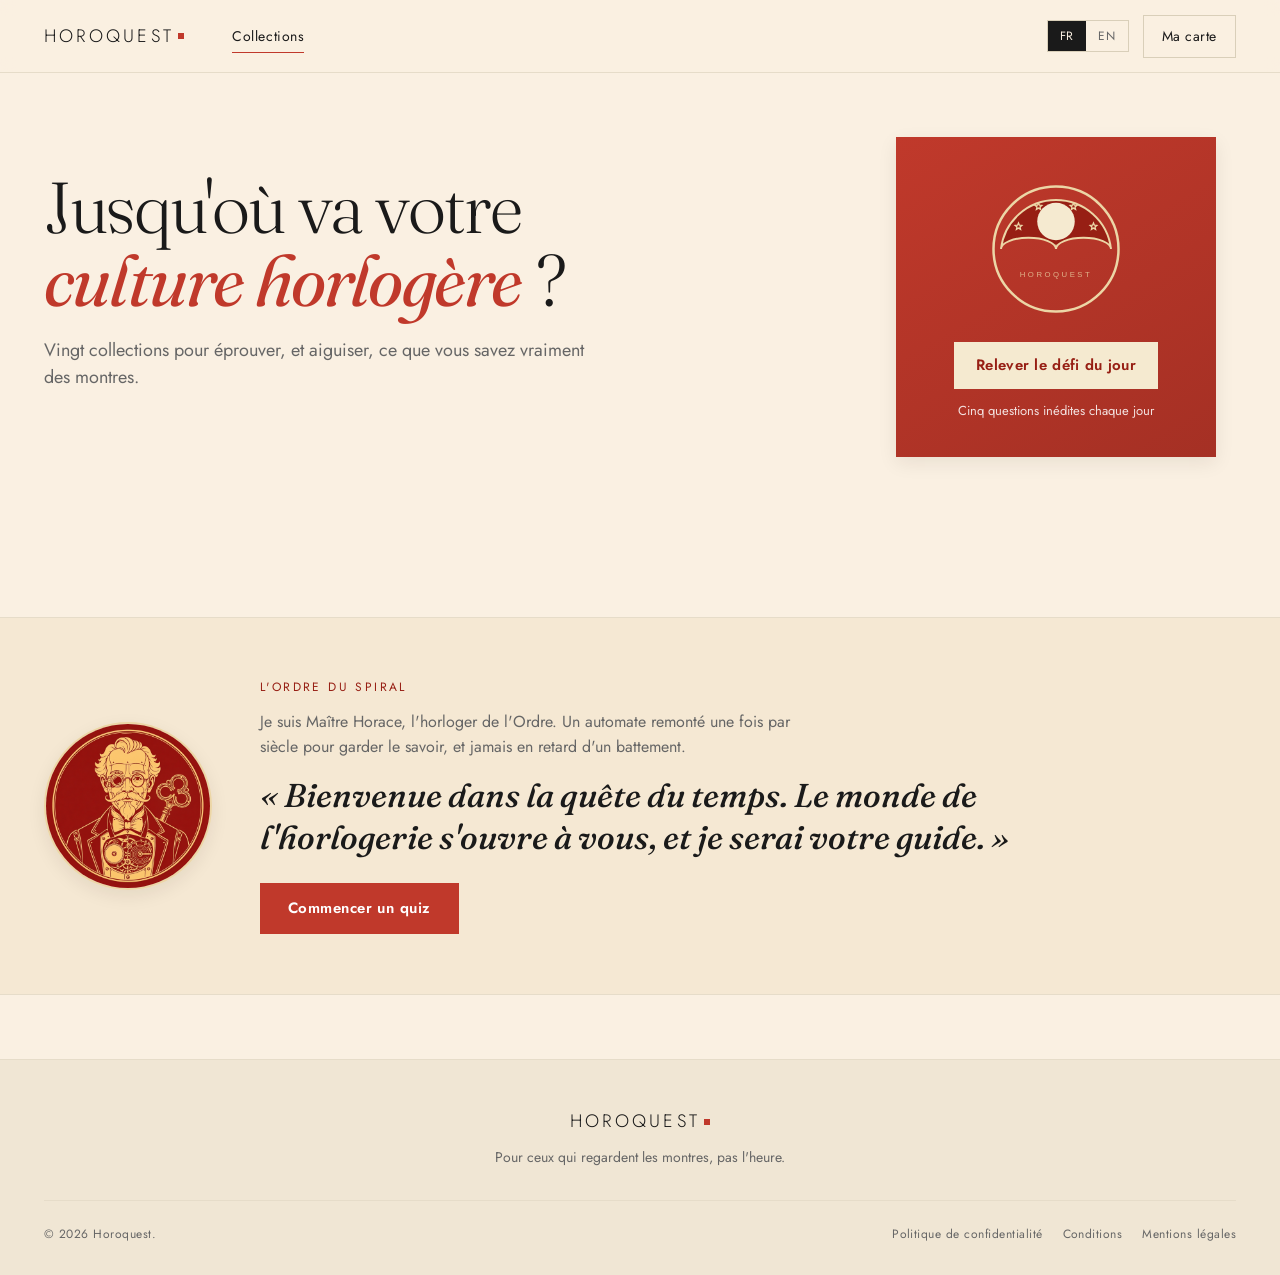
<file: index.html>
<!DOCTYPE html>
<html lang="fr">
<head>
<meta charset="UTF-8">
<meta name="viewport" content="width=device-width, initial-scale=1.0">
<title>HOROQUEST | Quiz horloger</title>
<meta name="description" content="Vingt collections de quiz pour éprouver votre culture horlogère. Sans inscription, une explication à chaque réponse, et le défi du jour pour les passionnés.">
<link rel="icon" href="/icon.svg" type="image/svg+xml">
<link rel="icon" href="/icon-192.png" type="image/png" sizes="192x192">
<link rel="apple-touch-icon" href="/icon-192.png">
<meta property="og:type" content="website">
<meta property="og:site_name" content="HOROQUEST">
<meta property="og:title" content="HOROQUEST | Quiz horloger">
<meta property="og:description" content="Vingt collections de quiz pour éprouver votre culture horlogère. Sans inscription, une explication à chaque réponse, et le défi du jour pour les passionnés.">
<meta property="og:url" content="https://horoquest.app/">
<meta property="og:image" content="https://horoquest.app/assets/horace-512.png">
<meta property="og:locale" content="fr_FR">
<meta name="twitter:card" content="summary">
<link rel="stylesheet" href="assets/styles.css?v=12">
<style>
  /* Bandeau Maître Horace (accueil) */
  .horace-band { background: var(--bg-soft); color: var(--ink); border-top: 1px solid var(--border); border-bottom: 1px solid var(--border); }
  .horace-band .container {
    display: flex;
    align-items: center;
    gap: 48px;
    padding-top: 60px;
    padding-bottom: 60px;
  }
  .horace-portrait {
    flex: 0 0 auto;
    width: 168px; height: 168px;
    border-radius: 50%;
    object-fit: cover;
    border: 2px solid #ecd6a6;
    box-shadow: var(--shadow-md);
  }
  .horace-text { flex: 1; min-width: 0; }
  .horace-eyebrow {
    font-size: 12px;
    letter-spacing: 0.2em;
    text-transform: uppercase;
    color: #971f14;
    margin-bottom: 14px;
  }
  .horace-quote {
    font-family: var(--font-display);
    font-style: italic;
    font-weight: 500;
    font-size: clamp(22px, 3vw, 33px);
    line-height: 1.3;
    margin: 0 0 24px;
    color: var(--ink);
    text-wrap: balance;
  }
  .horace-intro {
    font-size: 16px;
    line-height: 1.55;
    color: var(--ink-soft);
    max-width: 54ch;
    margin: 0 0 14px;
  }
  .btn-horace {
    display: inline-flex;
    align-items: center;
    gap: 8px;
    padding: 14px 28px;
    background: var(--accent);
    color: #fff;
    font-size: 15px;
    font-weight: 600;
    letter-spacing: 0.03em;
    transition: transform var(--t), background var(--t);
  }
  .btn-horace:hover { background: var(--accent-dark); transform: translateY(-1px); }
  @media (max-width: 767px) {
    .horace-band .container {
      flex-direction: column;
      text-align: center;
      gap: 26px;
      padding-top: 44px;
      padding-bottom: 44px;
    }
    .horace-portrait { width: 132px; height: 132px; }
  }
</style>
</head>
<body>

<header class="site-header" data-screen-label="01 Header">
  <div class="container">
    <a href="/" class="logo">HOROQUEST<span class="dot"></span></a>
    <nav class="nav-center">
      <a href="#collections" class="active">Collections</a>
    </nav>
    <div class="nav-right">
      <div class="lang-toggle">
        <a href="/" class="lang-btn on">FR</a>
        <a href="/en/" class="lang-btn">EN</a>
      </div>
      <a href="fr/carte/" class="btn btn-ghost">Ma carte</a>
      <button class="burger" aria-label="Menu"><span></span></button>
    </div>
  </div>
  <div class="mobile-menu" id="mobileMenu">
    <nav class="mobile-menu-nav" aria-label="Mobile">
      <a href="#collections">Collections</a>
      <a href="fr/carte/" class="mobile-login">Ma carte</a>
    </nav>
    <div class="mobile-menu-lang">
      <div class="lang-toggle">
        <a href="/" class="lang-btn on">FR</a>
        <a href="/en/" class="lang-btn">EN</a>
      </div>
    </div>
  </div>
</header>

<main>

<!-- ============ HERO ============ -->
<section class="hero" data-screen-label="02 Hero">
  <div class="container">
    <div class="hero-grid">
      <div>
        <h1>Jusqu'où va votre <em>culture horlogère</em>&nbsp;?</h1>
        <p class="lead">Vingt collections pour éprouver, et aiguiser, ce que vous savez vraiment des montres.</p>
      </div>
      <a class="hero-illu hero-daily" href="fr/defi/">
        <svg class="hero-daily-moon" viewBox="0 0 120 120" fill="none" aria-hidden="true">
          <defs>
            <clipPath id="hqMoonWin">
              <path d="M16 60 A44.3 44.3 0 0 1 104 60 A22 9 0 0 0 60 60 A22 9 0 0 0 16 60 Z"/>
            </clipPath>
            <path id="hqStar" d="M0,-1L0.264,-0.364L0.951,-0.309L0.428,0.139L0.588,0.809L0,0.45L-0.588,0.809L-0.428,0.139L-0.951,-0.309L-0.264,-0.364Z" vector-effect="non-scaling-stroke"/>
          </defs>
          <g clip-path="url(#hqMoonWin)">
            <rect x="6" y="6" width="108" height="108" fill="#971f14"/>
            <g class="moon-disc">
              <circle cx="60" cy="38" r="15" fill="#f5ead0"/>
              <circle cx="60" cy="98" r="15" fill="#f5ead0"/>
              <g stroke="#ecd6a6" stroke-width="1.3" fill="none">
                <use href="#hqStar" transform="translate(46 26) scale(2.8)"/>
                <use href="#hqStar" transform="translate(74 26) scale(2.8)"/>
                <use href="#hqStar" transform="translate(30 42) scale(2.8)"/>
                <use href="#hqStar" transform="translate(90 42) scale(2.8)"/>
                <use href="#hqStar" transform="translate(20 60) scale(2.8)"/>
                <use href="#hqStar" transform="translate(100 60) scale(2.8)"/>
                <use href="#hqStar" transform="translate(40 56) scale(2.8)"/>
                <use href="#hqStar" transform="translate(80 56) scale(2.8)"/>
                <use href="#hqStar" transform="translate(60 60) scale(2.8)"/>
                <use href="#hqStar" transform="translate(28 76) scale(2.8)"/>
                <use href="#hqStar" transform="translate(92 76) scale(2.8)"/>
                <use href="#hqStar" transform="translate(46 72) scale(2.8)"/>
                <use href="#hqStar" transform="translate(74 72) scale(2.8)"/>
                <use href="#hqStar" transform="translate(38 90) scale(2.8)"/>
                <use href="#hqStar" transform="translate(82 90) scale(2.8)"/>
              </g>
            </g>
          </g>
          <circle cx="60" cy="60" r="50" stroke="#ecd6a6" stroke-width="2"/>
          <path d="M16 60 A44.3 44.3 0 0 1 104 60 A22 9 0 0 0 60 60 A22 9 0 0 0 16 60 Z" stroke="#ecd6a6" stroke-width="1.5"/>
          <text x="60" y="82" text-anchor="middle" fill="#ecd6a6" opacity="0.78" font-size="6.2" letter-spacing="2" font-family="'Helvetica Neue',Helvetica,Arial,sans-serif">HOROQUEST</text>
        </svg>
        <div class="hero-daily-foot">
          <span class="daily-cta">Relever le défi du jour</span>
          <span class="daily-state" id="heroDailyState">Cinq questions inédites chaque jour</span>
        </div>
      </a>
    </div>
  </div>
</section>

<!-- ============ TOUTES LES COLLECTIONS ============ -->
<section id="collections" class="section" data-screen-label="03 All collections">
  <div class="container">
    <div class="coll-grid" id="allGrid"></div>
  </div>
</section>

<!-- ============ MAITRE HORACE ============ -->
<section class="horace-band" data-screen-label="04 Maître Horace">
  <div class="container">
    <img class="horace-portrait" src="assets/horace-512.png" alt="Maître Horace" width="168" height="168">
    <div class="horace-text">
      <div class="horace-eyebrow">L'Ordre du Spiral</div>
      <p class="horace-intro">Je suis Maître Horace, l'horloger de l'Ordre. Un automate remonté une fois par siècle pour garder le savoir, et jamais en retard d'un battement.</p>
      <p class="horace-quote">« Bienvenue dans la quête du temps. Le monde de l'horlogerie s'ouvre à vous, et je serai votre guide. »</p>
      <a href="#collections" class="btn-horace">Commencer un quiz</a>
    </div>
  </div>
</section>

</main>

<footer class="site-footer">
  <div class="container">
    <div class="footer-top">
      <div>
        <div class="logo">HOROQUEST<span class="dot"></span></div>
        <p>Pour ceux qui regardent les montres, pas l'heure.</p>
      </div>
    </div>
    <div class="footer-bottom">
      <div>© 2026 Horoquest.</div>
      <nav>
        <a href="/privacy.html">Politique de confidentialité</a>
        <a href="#">Conditions</a>
        <a href="#">Mentions légales</a>
      </nav>
    </div>
  </div>
</footer>

<script src="assets/menu.js"></script>
<script src="assets/placeholders.js"></script>
<script>
  const SUPABASE_URL = 'https://bqnawfnkukcbqkujsskr.supabase.co';
  const SUPABASE_KEY = 'eyJhbGciOiJIUzI1NiIsInR5cCI6IkpXVCJ9.eyJpc3MiOiJzdXBhYmFzZSIsInJlZiI6ImJxbmF3Zm5rdWtjYnFrdWpzc2tyIiwicm9sZSI6ImFub24iLCJpYXQiOjE3NzE1ODQ5NDAsImV4cCI6MjA4NzE2MDk0MH0.VeSr_1gEnsn3P0_cmQBcOkJNDpUe1rbIAD8E7nSbxQM';
  const headers = { 'apikey': SUPABASE_KEY, 'Authorization': 'Bearer ' + SUPABASE_KEY };

  function cardHTML(c) {
    return `
      <a class="coll-card" href="fr/jeu/?slug=${c.slug}">
        <div class="coll-thumb" data-placeholder="${c.name}" data-key="${c.slug}">
          ${c.image_url ? `<img src="${c.image_url}" alt="${c.name}" style="width:100%;height:100%;object-fit:cover;">` : ''}
        </div>
        <h3 class="coll-title">${c.name}</h3>
      </a>`;
  }

  const FLAME_SVG = '<svg viewBox="0 0 24 24" fill="none" stroke="currentColor" stroke-width="1.6"><path d="M8.5 14.5A2.5 2.5 0 0 0 11 12c0-1.38-.5-2-1-3-1.072-2.143-.224-4.054 2-6 .5 2.5 2 4.9 4 6.5 2 1.6 3 3.5 3 5.5a7 7 0 1 1-14 0c0-1.153.433-2.294 1-3a2.5 2.5 0 0 0 2.5 2.5z"/></svg>';

  function populateHeroDaily() {
    let streak = 0, playedToday = false;
    try {
      const s = JSON.parse(localStorage.getItem('hq_daily')) || {};
      const fmt = d => new Intl.DateTimeFormat('fr-CA', { timeZone: 'Europe/Paris', year: 'numeric', month: '2-digit', day: '2-digit' }).format(d);
      const today = fmt(new Date());
      const yesterday = fmt(new Date(Date.now() - 86400000));
      if (s.today && s.today.date === today) playedToday = true;
      if (s.streak && (s.lastPlayed === today || s.lastPlayed === yesterday)) streak = s.streak;
    } catch (e) {}
    const stateEl = document.getElementById('heroDailyState');
    if (stateEl) {
      stateEl.textContent = playedToday ? 'Joué aujourd\'hui · revenez demain'
        : (streak > 0 ? 'Réserve de marche : ' + streak + ' jour' + (streak > 1 ? 's' : '')
        : 'Cinq questions inédites chaque jour');
    }
    const chip = document.getElementById('heroStreakChip');
    if (chip && streak > 0) {
      chip.innerHTML = FLAME_SVG + streak;
      chip.hidden = false;
    }
  }

  async function loadCollections() {
    try {
      const [themesRes, questionsRes] = await Promise.all([
        fetch(`${SUPABASE_URL}/rest/v1/themes?select=name,slug,image_url,filter_value&is_active=eq.true&order=sort_order`, { headers }),
        fetch(`${SUPABASE_URL}/rest/v1/questions?select=id,theme_slugs&limit=1000`, { headers })
      ]);
      const themes = await themesRes.json();
      const questions = await questionsRes.json();

      const counts = {};
      if (Array.isArray(questions)) {
        questions.forEach(q => {
          (q.theme_slugs || []).forEach(t => { counts[t] = (counts[t] || 0) + 1; });
        });
      }

      const collections = themes.map(t => ({
        name: t.name,
        slug: t.slug,
        image_url: t.image_url,
        q: counts[t.filter_value] || 0
      }));

      document.getElementById('allGrid').innerHTML = collections.map(cardHTML).join('');
      if (typeof loadPlaceholders === 'function') loadPlaceholders();
    } catch (e) {
      console.error('Failed to load collections:', e);
    }
  }

  populateHeroDaily();
  loadCollections();

  document.querySelectorAll('a[href^="#"]').forEach(a => {
    a.addEventListener('click', e => {
      const id = a.getAttribute('href');
      if (id.length > 1) {
        const target = document.querySelector(id);
        if (target) {
          e.preventDefault();
          window.scrollTo({ top: target.getBoundingClientRect().top + window.scrollY - 60, behavior: 'smooth' });
        }
      }
    });
  });
</script>

</body>
</html>
</file>
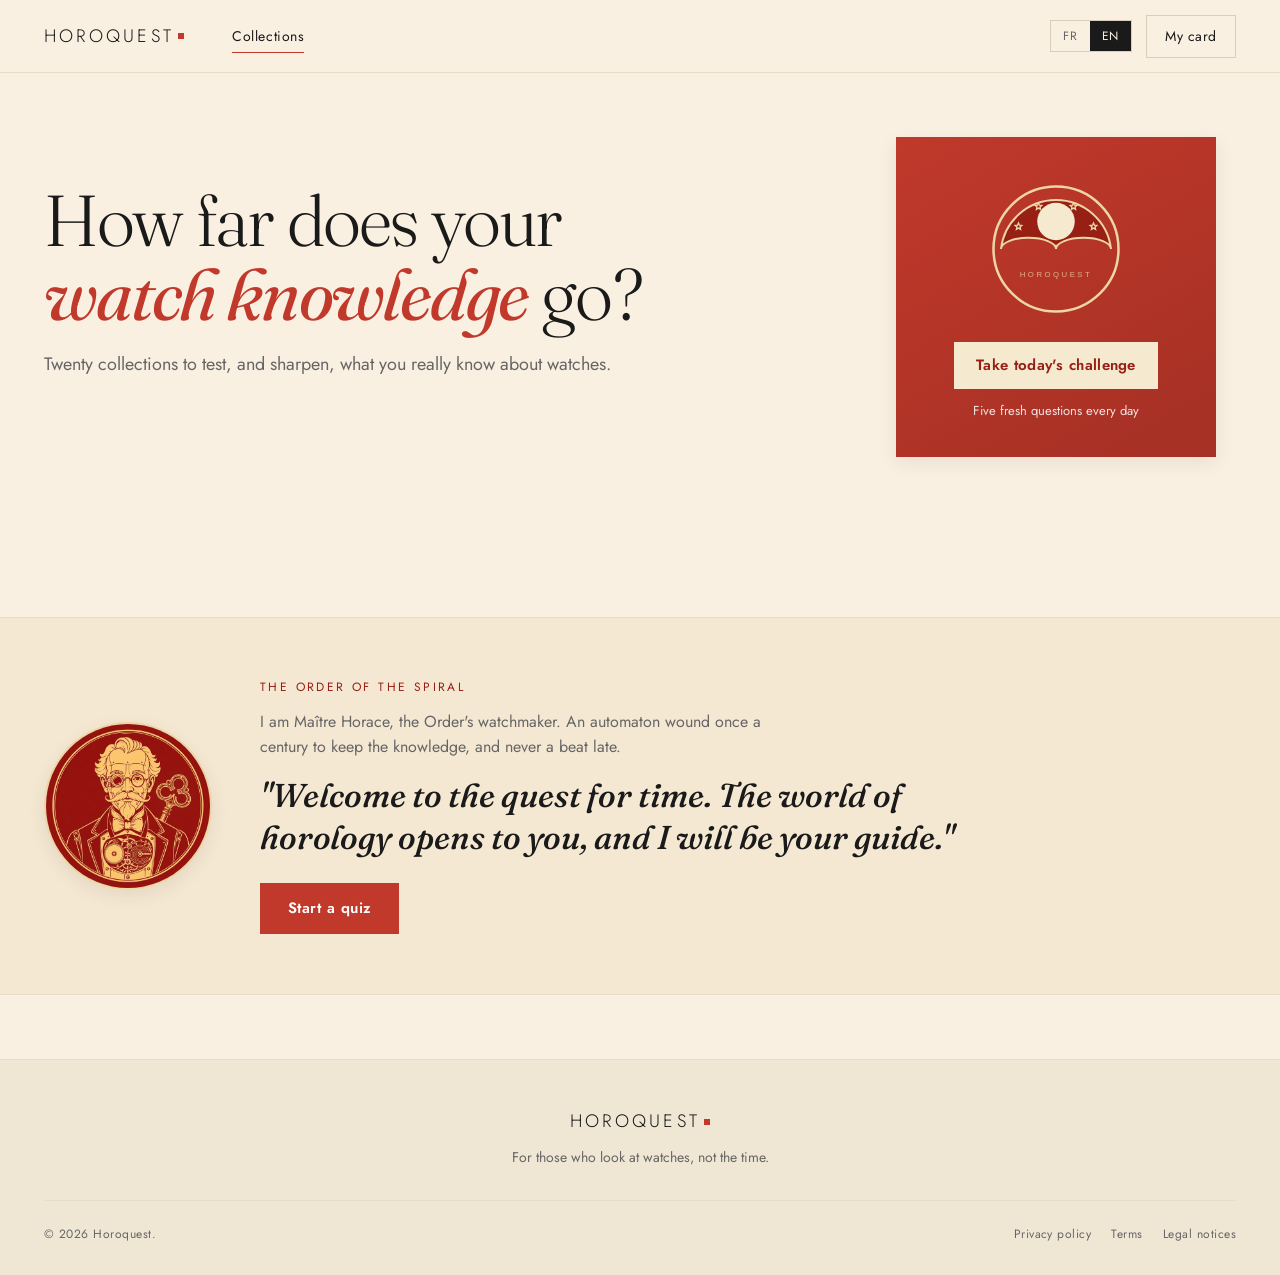
<file: en/index.html>
<!DOCTYPE html>
<html lang="en">
<head>
<meta charset="UTF-8">
<meta name="viewport" content="width=device-width, initial-scale=1.0">
<title>HOROQUEST | Watch Quiz</title>
<meta name="description" content="Twenty quiz collections to test your watch culture. No sign-up, an explanation with every answer, and a daily challenge.">
<link rel="icon" href="/icon.svg" type="image/svg+xml">
<link rel="icon" href="/icon-192.png" type="image/png" sizes="192x192">
<link rel="apple-touch-icon" href="/icon-192.png">
<meta property="og:type" content="website">
<meta property="og:site_name" content="HOROQUEST">
<meta property="og:title" content="HOROQUEST | Watch Quiz">
<meta property="og:description" content="Twenty quiz collections to test your watch culture. No sign-up, an explanation with every answer, and a daily challenge.">
<meta property="og:url" content="https://horoquest.app/en/">
<meta property="og:image" content="https://horoquest.app/assets/horace-512.png">
<meta property="og:locale" content="en_US">
<meta name="twitter:card" content="summary">
<link rel="stylesheet" href="../assets/styles.css?v=12">
<style>
  /* Master Horace band (home) */
  .horace-band { background: var(--bg-soft); color: var(--ink); border-top: 1px solid var(--border); border-bottom: 1px solid var(--border); }
  .horace-band .container {
    display: flex;
    align-items: center;
    gap: 48px;
    padding-top: 60px;
    padding-bottom: 60px;
  }
  .horace-portrait {
    flex: 0 0 auto;
    width: 168px; height: 168px;
    border-radius: 50%;
    object-fit: cover;
    border: 2px solid #ecd6a6;
    box-shadow: var(--shadow-md);
  }
  .horace-text { flex: 1; min-width: 0; }
  .horace-eyebrow {
    font-size: 12px;
    letter-spacing: 0.2em;
    text-transform: uppercase;
    color: #971f14;
    margin-bottom: 14px;
  }
  .horace-quote {
    font-family: var(--font-display);
    font-style: italic;
    font-weight: 500;
    font-size: clamp(22px, 3vw, 33px);
    line-height: 1.3;
    margin: 0 0 24px;
    color: var(--ink);
    text-wrap: balance;
  }
  .horace-intro {
    font-size: 16px;
    line-height: 1.55;
    color: var(--ink-soft);
    max-width: 54ch;
    margin: 0 0 14px;
  }
  .btn-horace {
    display: inline-flex;
    align-items: center;
    gap: 8px;
    padding: 14px 28px;
    background: var(--accent);
    color: #fff;
    font-size: 15px;
    font-weight: 600;
    letter-spacing: 0.03em;
    transition: transform var(--t), background var(--t);
  }
  .btn-horace:hover { background: var(--accent-dark); transform: translateY(-1px); }
  @media (max-width: 767px) {
    .horace-band .container {
      flex-direction: column;
      text-align: center;
      gap: 26px;
      padding-top: 44px;
      padding-bottom: 44px;
    }
    .horace-portrait { width: 132px; height: 132px; }
  }
</style>
</head>
<body>

<header class="site-header" data-screen-label="01 Header">
  <div class="container">
    <a href="/en/" class="logo">HOROQUEST<span class="dot"></span></a>
    <nav class="nav-center">
      <a href="#collections" class="active">Collections</a>
    </nav>
    <div class="nav-right">
      <div class="lang-toggle">
        <a href="/" class="lang-btn">FR</a>
        <a href="/en/" class="lang-btn on">EN</a>
      </div>
      <a href="card/" class="btn btn-ghost">My card</a>
      <button class="burger" aria-label="Menu"><span></span></button>
    </div>
  </div>
  <div class="mobile-menu" id="mobileMenu">
    <nav class="mobile-menu-nav" aria-label="Mobile">
      <a href="#collections">Collections</a>
      <a href="card/" class="mobile-login">My card</a>
    </nav>
    <div class="mobile-menu-lang">
      <div class="lang-toggle">
        <a href="/" class="lang-btn">FR</a>
        <a href="/en/" class="lang-btn on">EN</a>
      </div>
    </div>
  </div>
</header>

<main>

<section class="hero" data-screen-label="02 Hero">
  <div class="container">
    <div class="hero-grid">
      <div>
        <h1>How far does your <em>watch knowledge</em> go?</h1>
        <p class="lead">Twenty collections to test, and sharpen, what you really know about watches.</p>
      </div>
      <a class="hero-illu hero-daily" href="daily/">
        <svg class="hero-daily-moon" viewBox="0 0 120 120" fill="none" aria-hidden="true">
          <defs>
            <clipPath id="hqMoonWin">
              <path d="M16 60 A44.3 44.3 0 0 1 104 60 A22 9 0 0 0 60 60 A22 9 0 0 0 16 60 Z"/>
            </clipPath>
            <path id="hqStar" d="M0,-1L0.264,-0.364L0.951,-0.309L0.428,0.139L0.588,0.809L0,0.45L-0.588,0.809L-0.428,0.139L-0.951,-0.309L-0.264,-0.364Z" vector-effect="non-scaling-stroke"/>
          </defs>
          <g clip-path="url(#hqMoonWin)">
            <rect x="6" y="6" width="108" height="108" fill="#971f14"/>
            <g class="moon-disc">
              <circle cx="60" cy="38" r="15" fill="#f5ead0"/>
              <circle cx="60" cy="98" r="15" fill="#f5ead0"/>
              <g stroke="#ecd6a6" stroke-width="1.3" fill="none">
                <use href="#hqStar" transform="translate(46 26) scale(2.8)"/>
                <use href="#hqStar" transform="translate(74 26) scale(2.8)"/>
                <use href="#hqStar" transform="translate(30 42) scale(2.8)"/>
                <use href="#hqStar" transform="translate(90 42) scale(2.8)"/>
                <use href="#hqStar" transform="translate(20 60) scale(2.8)"/>
                <use href="#hqStar" transform="translate(100 60) scale(2.8)"/>
                <use href="#hqStar" transform="translate(40 56) scale(2.8)"/>
                <use href="#hqStar" transform="translate(80 56) scale(2.8)"/>
                <use href="#hqStar" transform="translate(60 60) scale(2.8)"/>
                <use href="#hqStar" transform="translate(28 76) scale(2.8)"/>
                <use href="#hqStar" transform="translate(92 76) scale(2.8)"/>
                <use href="#hqStar" transform="translate(46 72) scale(2.8)"/>
                <use href="#hqStar" transform="translate(74 72) scale(2.8)"/>
                <use href="#hqStar" transform="translate(38 90) scale(2.8)"/>
                <use href="#hqStar" transform="translate(82 90) scale(2.8)"/>
              </g>
            </g>
          </g>
          <circle cx="60" cy="60" r="50" stroke="#ecd6a6" stroke-width="2"/>
          <path d="M16 60 A44.3 44.3 0 0 1 104 60 A22 9 0 0 0 60 60 A22 9 0 0 0 16 60 Z" stroke="#ecd6a6" stroke-width="1.5"/>
          <text x="60" y="82" text-anchor="middle" fill="#ecd6a6" opacity="0.78" font-size="6.2" letter-spacing="2" font-family="'Helvetica Neue',Helvetica,Arial,sans-serif">HOROQUEST</text>
        </svg>
        <div class="hero-daily-foot">
          <span class="daily-cta">Take today's challenge</span>
          <span class="daily-state" id="heroDailyState">Five fresh questions every day</span>
        </div>
      </a>
    </div>
  </div>
</section>

<section id="collections" class="section" data-screen-label="03 All collections">
  <div class="container">
    <div class="coll-grid" id="allGrid"></div>
  </div>
</section>

<!-- ============ MAITRE HORACE ============ -->
<section class="horace-band" data-screen-label="04 Master Horace">
  <div class="container">
    <img class="horace-portrait" src="../assets/horace-512.png" alt="Maître Horace" width="168" height="168">
    <div class="horace-text">
      <div class="horace-eyebrow">The Order of the Spiral</div>
      <p class="horace-intro">I am Maître Horace, the Order's watchmaker. An automaton wound once a century to keep the knowledge, and never a beat late.</p>
      <p class="horace-quote">"Welcome to the quest for time. The world of horology opens to you, and I will be your guide."</p>
      <a href="#collections" class="btn-horace">Start a quiz</a>
    </div>
  </div>
</section>

</main>

<footer class="site-footer">
  <div class="container">
    <div class="footer-top">
      <div>
        <div class="logo">HOROQUEST<span class="dot"></span></div>
        <p>For those who look at watches, not the time.</p>
      </div>
    </div>
    <div class="footer-bottom">
      <div>© 2026 Horoquest.</div>
      <nav>
        <a href="/privacy.html">Privacy policy</a>
        <a href="#">Terms</a>
        <a href="#">Legal notices</a>
      </nav>
    </div>
  </div>
</footer>

<script src="../assets/menu.js"></script>
<script src="../assets/placeholders.js"></script>
<script>
  const SUPABASE_URL = 'https://bqnawfnkukcbqkujsskr.supabase.co';
  const SUPABASE_KEY = 'eyJhbGciOiJIUzI1NiIsInR5cCI6IkpXVCJ9.eyJpc3MiOiJzdXBhYmFzZSIsInJlZiI6ImJxbmF3Zm5rdWtjYnFrdWpzc2tyIiwicm9sZSI6ImFub24iLCJpYXQiOjE3NzE1ODQ5NDAsImV4cCI6MjA4NzE2MDk0MH0.VeSr_1gEnsn3P0_cmQBcOkJNDpUe1rbIAD8E7nSbxQM';
  const headers = { 'apikey': SUPABASE_KEY, 'Authorization': 'Bearer ' + SUPABASE_KEY };

  function cardHTML(c) {
    return `
      <a class="coll-card" href="jeu/?slug=${c.slug}">
        <div class="coll-thumb" data-placeholder="${c.name}" data-key="${c.slug}">
          ${c.image_url ? `<img src="${c.image_url}" alt="${c.name}" style="width:100%;height:100%;object-fit:cover;">` : ''}
        </div>
        <h3 class="coll-title">${c.name}</h3>
      </a>`;
  }

  const FLAME_SVG = '<svg viewBox="0 0 24 24" fill="none" stroke="currentColor" stroke-width="1.6"><path d="M8.5 14.5A2.5 2.5 0 0 0 11 12c0-1.38-.5-2-1-3-1.072-2.143-.224-4.054 2-6 .5 2.5 2 4.9 4 6.5 2 1.6 3 3.5 3 5.5a7 7 0 1 1-14 0c0-1.153.433-2.294 1-3a2.5 2.5 0 0 0 2.5 2.5z"/></svg>';

  function populateHeroDaily() {
    let streak = 0, playedToday = false;
    try {
      const s = JSON.parse(localStorage.getItem('hq_daily')) || {};
      const fmt = d => new Intl.DateTimeFormat('en-CA', { timeZone: 'Europe/Paris', year: 'numeric', month: '2-digit', day: '2-digit' }).format(d);
      const today = fmt(new Date());
      const yesterday = fmt(new Date(Date.now() - 86400000));
      if (s.today && s.today.date === today) playedToday = true;
      if (s.streak && (s.lastPlayed === today || s.lastPlayed === yesterday)) streak = s.streak;
    } catch (e) {}
    const stateEl = document.getElementById('heroDailyState');
    if (stateEl) {
      stateEl.textContent = playedToday ? 'Played today · come back tomorrow'
        : (streak > 0 ? 'Power reserve: ' + streak + ' day' + (streak > 1 ? 's' : '')
        : 'Five fresh questions every day');
    }
    const chip = document.getElementById('heroStreakChip');
    if (chip && streak > 0) {
      chip.innerHTML = FLAME_SVG + streak;
      chip.hidden = false;
    }
  }

  async function loadCollections() {
    try {
      const [themesRes, questionsRes] = await Promise.all([
        fetch(`${SUPABASE_URL}/rest/v1/themes?select=name,name_en,slug,image_url,filter_value&is_active=eq.true&order=sort_order`, { headers }),
        fetch(`${SUPABASE_URL}/rest/v1/questions?select=id,theme_slugs&limit=1000`, { headers })
      ]);
      const themes = await themesRes.json();
      const questions = await questionsRes.json();

      const counts = {};
      if (Array.isArray(questions)) {
        questions.forEach(q => {
          (q.theme_slugs || []).forEach(t => { counts[t] = (counts[t] || 0) + 1; });
        });
      }

      const collections = themes.map(t => ({
        name: t.name_en || t.name,
        slug: t.slug,
        image_url: t.image_url,
        q: counts[t.filter_value] || 0
      }));

      document.getElementById('allGrid').innerHTML = collections.map(cardHTML).join('');
      if (typeof loadPlaceholders === 'function') loadPlaceholders();
    } catch (e) {
      console.error('Failed to load collections:', e);
    }
  }

  populateHeroDaily();
  loadCollections();

  document.querySelectorAll('a[href^="#"]').forEach(a => {
    a.addEventListener('click', e => {
      const id = a.getAttribute('href');
      if (id.length > 1) {
        const target = document.querySelector(id);
        if (target) {
          e.preventDefault();
          window.scrollTo({ top: target.getBoundingClientRect().top + window.scrollY - 60, behavior: 'smooth' });
        }
      }
    });
  });
</script>

</body>
</html>
</file>
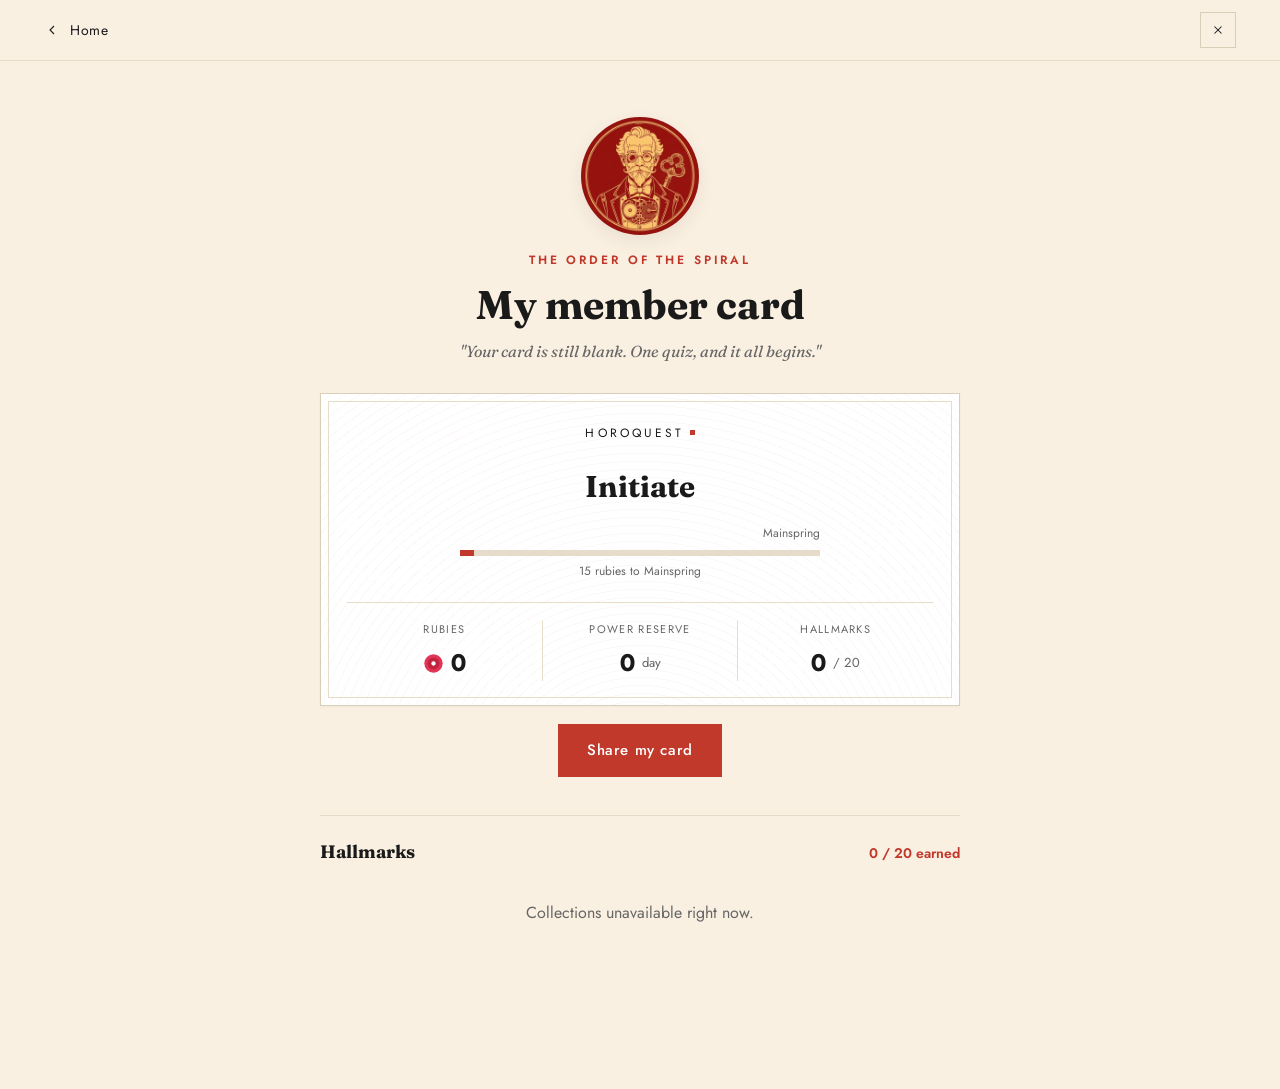
<file: en/card/index.html>
<!DOCTYPE html>
<html lang="en">
<head>
<meta charset="UTF-8">
<meta name="viewport" content="width=device-width, initial-scale=1.0">
<title>My member card | HOROQUEST</title>
<meta name="description" content="Your rank, your rubies and your hallmarks in the Order of the Spiral.">
<link rel="icon" href="/icon.svg" type="image/svg+xml">
<link rel="icon" href="/icon-192.png" type="image/png" sizes="192x192">
<link rel="apple-touch-icon" href="/icon-192.png">
<meta property="og:type" content="website">
<meta property="og:site_name" content="HOROQUEST">
<meta property="og:title" content="My member card | HOROQUEST">
<meta property="og:description" content="Your rank, your rubies and your hallmarks in the Order of the Spiral.">
<meta property="og:url" content="https://horoquest.app/en/card/">
<meta property="og:image" content="https://horoquest.app/assets/horace-512.png">
<meta property="og:locale" content="en_US">
<meta name="twitter:card" content="summary">
<link rel="stylesheet" href="../../assets/styles.css?v=12">
<style>
  .card-wrap { max-width: 640px; margin: 0 auto; padding: 8px 0 64px; }
  .card-horace-img { display: block; width: 118px; height: 118px; border-radius: 50%; object-fit: cover; margin: 0 auto 16px; box-shadow: var(--shadow-md); }
  .card-kicker { text-transform: uppercase; letter-spacing: .24em; font-size: 12px; color: var(--accent); font-weight: 600; text-align: center; margin: 0; }
  .card-title { font-size: clamp(28px, 6vw, 40px); text-align: center; margin: 6px 0 4px; }
  .card-horace { text-align: center; font-style: italic; color: var(--ink-soft); margin: 0 auto 30px; max-width: 470px; line-height: 1.5; }
  .member-card {
    position: relative;
    background:
      repeating-radial-gradient(circle at 50% 135%, rgba(192, 57, 43, .035) 0 1px, transparent 1px 8px),
      var(--card);
    border: 1px solid var(--border-strong);
    box-shadow: var(--shadow-sm);
    padding: 30px 26px 24px;
    margin: 0 0 18px;
  }
  .member-card::before {
    content: '';
    position: absolute;
    inset: 7px;
    border: 1px solid var(--border);
    pointer-events: none;
  }
  .card-brand { text-align: center; font-size: 12px; letter-spacing: .26em; text-transform: uppercase; color: var(--ink); margin: 0 0 22px; }
  .brand-dot { display: inline-block; width: 5px; height: 5px; background: var(--accent); margin: 0 0 2px 5px; }
  .card-rank { text-align: center; margin: 0 0 22px; }
  .card-rank-name { font-size: 30px; font-weight: 700; margin: 0 0 14px; }
  .card-gauge { max-width: 360px; margin: 0 auto; }
  .card-gauge .rank-now { visibility: hidden; }
  .card-stats { display: flex; justify-content: center; margin: 0; border-top: 1px solid var(--border); padding-top: 18px; }
  .card-stat { flex: 1 1 0; padding: 0 10px; text-align: center; min-width: 0; display: flex; flex-direction: column; }
  .card-stat + .card-stat { border-left: 1px solid var(--border); }
  .card-stat .label { font-size: 11px; text-transform: uppercase; letter-spacing: .12em; color: var(--ink-soft); margin-bottom: 8px; flex: 1; }
  .card-stat .value { font-size: 24px; font-weight: 700; display: inline-flex; align-items: center; gap: 7px; justify-content: center; font-feature-settings: "tnum" 1; }
  .card-stat .unit { font-size: 13px; font-weight: 400; color: var(--ink-soft); }
  .card-gem { width: 21px; height: 21px; display: inline-block; line-height: 0; }
  .card-gem svg { width: 100%; height: 100%; display: block; }
  .poincons-head { display: flex; justify-content: space-between; align-items: baseline; margin: 0 0 16px; border-top: 1px solid var(--border); padding-top: 22px; }
  .poincons-head h2 { font-size: 18px; margin: 0; font-weight: 700; }
  .poincons-head .count { font-size: 14px; color: var(--accent); font-weight: 600; }
  .poincons-grid { display: grid; grid-template-columns: repeat(auto-fill, minmax(104px, 1fr)); gap: 12px; }
  .poincon-cell { border: 1px solid var(--border); background: var(--card); padding: 14px 6px 11px; text-align: center; display: flex; flex-direction: column; align-items: center; gap: 7px; }
  .poincon-svg { width: 42px; height: 42px; }
  .poincon-name { font-size: 12px; line-height: 1.25; color: var(--ink); }
  .poincon-prog { font-size: 10.5px; letter-spacing: .04em; text-transform: uppercase; }
  .poincon-disc { fill: none; stroke: var(--border-strong); stroke-width: 2; }
  .poincon-key { fill: none; stroke: var(--border-strong); stroke-width: 1.6; stroke-linecap: round; stroke-linejoin: round; }
  .poincon-ring { fill: none; stroke: var(--accent); stroke-width: 2.4; stroke-linecap: round; transform: rotate(-90deg); transform-origin: center; }
  .poincon-earned .poincon-disc { fill: var(--accent); stroke: var(--accent); }
  .poincon-earned .poincon-key { stroke: #fff; }
  .poincon-earned .poincon-prog { color: var(--accent); font-weight: 700; }
  .poincon-progress .poincon-key { stroke: var(--accent); }
  .poincon-progress .poincon-prog { color: var(--ink-soft); }
  .poincon-locked { opacity: .55; }
  .poincon-locked .poincon-prog { color: var(--ink-soft); }
  .card-share { display: flex; justify-content: center; margin: 0 0 38px; }
  .card-empty { grid-column: 1 / -1; text-align: center; color: var(--ink-soft); padding: 20px 0; }
</style>
</head>
<body class="quiz-page">

<header class="quiz-header">
  <div class="container">
    <a class="quiz-back" href="/en/">
      <svg viewBox="0 0 24 24" fill="none" stroke="currentColor" stroke-width="1.6"><polyline points="15 18 9 12 15 6"/></svg>
      <span>Home</span>
    </a>
    <a class="quiz-close" href="/en/" aria-label="Close">
      <svg width="14" height="14" viewBox="0 0 24 24" fill="none" stroke="currentColor" stroke-width="1.8"><line x1="6" y1="6" x2="18" y2="18"/><line x1="6" y1="18" x2="18" y2="6"/></svg>
    </a>
  </div>
</header>

<main class="quiz-main">
  <div class="container">
    <div class="card-wrap">
      <img class="card-horace-img" src="../../assets/horace-512.png" alt="Master Horace" width="118" height="118">
      <p class="card-kicker">The Order of the Spiral</p>
      <h1 class="card-title">My member card</h1>
      <p class="card-horace" id="cardHorace"></p>

      <div class="member-card">
        <div class="card-brand">HOROQUEST<span class="brand-dot"></span></div>
        <div class="card-rank">
          <div class="card-rank-name" id="rankName">Initiate</div>
          <div class="card-gauge">
            <div class="rank-gauge-head"><span class="rank-now" id="rankNow"></span><span class="rank-next" id="rankNext"></span></div>
            <div class="rank-bar"><span class="rank-bar-fill" id="rankBarFill"></span></div>
            <div class="rank-foot" id="rankFoot"></div>
          </div>
        </div>
        <div class="card-stats">
          <div class="card-stat">
            <div class="label">Rubies</div>
            <div class="value"><span class="card-gem" id="cardGem"></span><span id="rubisTotal">0</span></div>
          </div>
          <div class="card-stat">
            <div class="label">Power reserve</div>
            <div class="value"><span id="streakValue">0</span><span class="unit" id="streakUnit">day</span></div>
          </div>
          <div class="card-stat">
            <div class="label">Hallmarks</div>
            <div class="value"><span id="poinconStat">0</span><span class="unit" id="poinconStatMax">/ 20</span></div>
          </div>
        </div>
      </div>

      <div class="card-share">
        <button class="btn btn-primary" id="shareCardBtn">Share my card</button>
      </div>

      <div class="poincons">
        <div class="poincons-head">
          <h2>Hallmarks</h2>
          <span class="count" id="poinconCount">0 / 20 earned</span>
        </div>
        <div class="poincons-grid" id="poinconsGrid">
          <div class="card-empty" id="poinconLoading">Loading collections…</div>
        </div>
      </div>
    </div>
  </div>
</main>

<script src="../../assets/quest.js?v=3"></script>
<script>
const SUPABASE_URL = 'https://bqnawfnkukcbqkujsskr.supabase.co';
const SUPABASE_KEY = 'eyJhbGciOiJIUzI1NiIsInR5cCI6IkpXVCJ9.eyJpc3MiOiJzdXBhYmFzZSIsInJlZiI6ImJxbmF3Zm5rdWtjYnFrdWpzc2tyIiwicm9sZSI6ImFub24iLCJpYXQiOjE3NzE1ODQ5NDAsImV4cCI6MjA4NzE2MDk0MH0.VeSr_1gEnsn3P0_cmQBcOkJNDpUe1rbIAD8E7nSbxQM';
const headers = { 'apikey': SUPABASE_KEY, 'Authorization': 'Bearer ' + SUPABASE_KEY };

const total = HQ.getRubis();
const info = HQ.rankInfo(total);
const mastery = HQ.getMastery();
let daily = {}; try { daily = JSON.parse(localStorage.getItem('hq_daily')) || {}; } catch (e) {}
const streak = daily.streak || 0;
let earnedCount = 0;

document.getElementById('cardHorace').textContent = total > 0
  ? '"Here is your place in the Order. It never stops growing."'
  : '"Your card is still blank. One quiz, and it all begins."';

document.getElementById('rankName').textContent = info.name_en;
document.getElementById('cardGem').innerHTML = HQ.gem;
document.getElementById('rubisTotal').textContent = total.toLocaleString('en-US');
document.getElementById('streakValue').textContent = streak;
document.getElementById('streakUnit').textContent = streak > 1 ? 'days' : 'day';

document.getElementById('rankNow').textContent = info.name_en;
(function gauge() {
  const fill = document.getElementById('rankBarFill');
  let pct;
  if (info.isMax) {
    document.getElementById('rankNext').textContent = 'Keeper of Time';
    document.getElementById('rankFoot').textContent = 'Top rank · the 20 hallmarks lead to Keeper of Time';
    pct = 100;
  } else {
    document.getElementById('rankNext').textContent = info.next_en;
    document.getElementById('rankFoot').textContent = info.toNext.toLocaleString('en-US') + ' rubies to ' + info.next_en;
    pct = Math.max(4, Math.round((total - info.min) / (info.nextMin - info.min) * 100));
  }
  requestAnimationFrame(function () { requestAnimationFrame(function () { fill.style.width = pct + '%'; }); });
})();

const KEY = '<g class="poincon-key">' +
  '<circle cx="20" cy="10" r="2.4"/>' +
  '<circle cx="17.1" cy="13.7" r="2.4"/>' +
  '<circle cx="22.9" cy="13.7" r="2.4"/>' +
  '<path d="M20 15.6 L20 26"/>' +
  '<path d="M17.4 21.5 L22.6 21.5"/>' +
  '<rect x="17.2" y="26" width="5.6" height="4.6"/>' +
'</g>';
const RING_C = 2 * Math.PI * 17;

function poinconSvg(state, pct) {
  let ring = '';
  if (state === 'progress') {
    const dash = Math.max(0, Math.min(1, pct)) * RING_C;
    ring = '<circle class="poincon-ring" cx="20" cy="20" r="17" stroke-dasharray="' + dash.toFixed(1) + ' ' + RING_C.toFixed(1) + '"/>';
  }
  return '<svg class="poincon-svg" viewBox="0 0 40 40" aria-hidden="true">' +
    '<circle class="poincon-disc" cx="20" cy="20" r="17"/>' + ring + KEY + '</svg>';
}

async function loadPoincons() {
  try {
    const tRes = await fetch(`${SUPABASE_URL}/rest/v1/themes?select=name,name_en,slug,sort_order&is_active=eq.true&order=sort_order`, { headers });
    const themes = await tRes.json();
    const qRes = await fetch(`${SUPABASE_URL}/rest/v1/questions?select=theme_slugs&limit=2000`, { headers });
    const qs = await qRes.json();
    const counts = {};
    (qs || []).forEach(function (q) { (q.theme_slugs || []).forEach(function (s) { counts[s] = (counts[s] || 0) + 1; }); });

    let totalCols = 0;
    const cells = [];
    (themes || []).forEach(function (t) {
      const pool = counts[t.slug] || 0;
      if (pool === 0) return;
      totalCols++;
      const target = HQ.poinconTarget(pool);
      const got = (mastery[t.slug] || []).length;
      let state, prog;
      if (got >= target) { state = 'earned'; earnedCount++; prog = 'earned'; }
      else if (got > 0) { state = 'progress'; prog = got + ' / ' + target; }
      else { state = 'locked'; prog = 'to discover'; }
      cells.push('<div class="poincon-cell poincon-' + state + '">' +
        poinconSvg(state, target > 0 ? got / target : 0) +
        '<span class="poincon-name">' + (t.name_en || t.name) + '</span>' +
        '<span class="poincon-prog">' + prog + '</span></div>');
    });
    document.getElementById('poinconsGrid').innerHTML = cells.join('');
    document.getElementById('poinconCount').textContent = earnedCount + ' / ' + totalCols + ' earned';
    document.getElementById('poinconStat').textContent = earnedCount;
    document.getElementById('poinconStatMax').textContent = '/ ' + totalCols;
  } catch (e) {
    document.getElementById('poinconsGrid').innerHTML = '<div class="card-empty">Collections unavailable right now.</div>';
  }
}
loadPoincons();

document.getElementById('shareCardBtn').addEventListener('click', async function () {
  const txt = 'My HOROQUEST card · ' + info.name_en + ' · ' + total + ' rubies · ' + earnedCount + ' hallmarks · power reserve ' + streak;
  if (navigator.share) {
    try { await navigator.share({ title: 'HOROQUEST', text: txt, url: 'https://horoquest.app/en/' }); } catch (e) {}
  } else {
    try {
      await navigator.clipboard.writeText(txt + ' https://horoquest.app/en/');
      const b = document.getElementById('shareCardBtn'); const o = b.textContent;
      b.textContent = 'Copied!'; setTimeout(function () { b.textContent = o; }, 1600);
    } catch (e) {}
  }
});
</script>
</body>
</html>
</file>
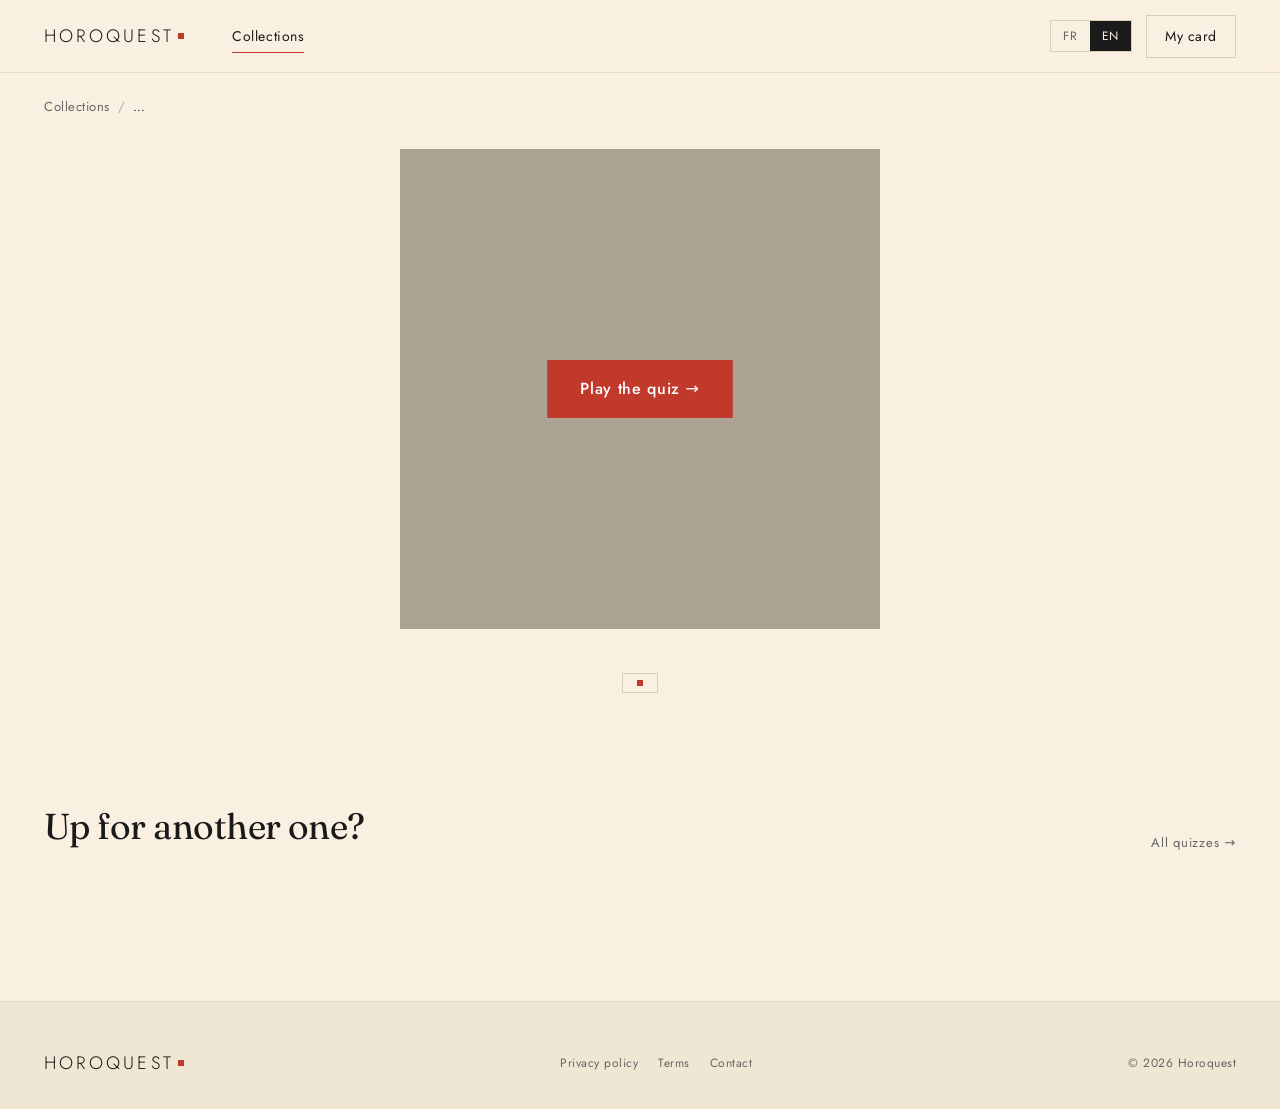
<file: en/collections/index.html>
<!DOCTYPE html>
<html lang="en">
<head>
<meta charset="UTF-8">
<meta name="viewport" content="width=device-width, initial-scale=1.0">
<title>Collection | HOROQUEST</title>
<meta name="description" content="Discover the collection and start the quiz. Ten questions, an explanation with every answer.">
<link rel="icon" href="/icon.svg" type="image/svg+xml">
<link rel="icon" href="/icon-192.png" type="image/png" sizes="192x192">
<link rel="apple-touch-icon" href="/icon-192.png">
<meta property="og:type" content="website">
<meta property="og:site_name" content="HOROQUEST">
<meta property="og:title" content="Collection | HOROQUEST">
<meta property="og:description" content="Discover the collection and start the quiz. Ten questions, an explanation with every answer.">
<meta property="og:url" content="https://horoquest.app/en/collections/">
<meta property="og:image" content="https://horoquest.app/assets/horace-512.png">
<meta property="og:locale" content="en_US">
<meta name="twitter:card" content="summary">
<link rel="stylesheet" href="../../assets/styles.css?v=12">
</head>
<body>

<header class="site-header">
  <div class="container">
    <a href="/en/" class="logo" aria-label="Horoquest, home">HOROQUEST<span class="dot"></span></a>
    <nav class="nav-center" aria-label="Main">
      <a href="/en/#collections" class="active">Collections</a>
    </nav>
    <div class="nav-right">
      <div class="lang-toggle" role="group" aria-label="Language">
        <a href="/fr/collections/" class="lang-btn" id="langFR">FR</a>
        <a href="/en/collections/" class="lang-btn on" id="langEN">EN</a>
      </div>
      <a href="/en/card/" class="btn btn-ghost">My card</a>
      <button class="burger" aria-label="Menu"><span></span></button>
    </div>
  </div>
  <div class="mobile-menu" id="mobileMenu">
    <nav class="mobile-menu-nav" aria-label="Mobile">
      <a href="/en/#collections">Collections</a>
      <a href="/en/card/" class="mobile-login">My card</a>
    </nav>
    <div class="mobile-menu-lang">
      <div class="lang-toggle">
        <a href="/fr/collections/" class="lang-btn" id="mLangFR">FR</a>
        <a href="/en/collections/" class="lang-btn on" id="mLangEN">EN</a>
      </div>
    </div>
  </div>
</header>

<main>
  <div class="container">
    <nav class="breadcrumb" aria-label="Breadcrumb">
      <a href="/en/#collections">Collections</a>
      <span class="sep">/</span>
      <span class="current" id="breadcrumbName">…</span>
    </nav>
  </div>

  <section class="coll-hero">
    <div class="container">
      <div class="coll-hero-image" id="heroImage">
        <a href="#" class="coll-hero-play btn btn-primary btn-lg" id="playBtn">Play the quiz →</a>
      </div>
      <div class="coll-hero-meta">
        <span class="pill" id="pillCount"></span>
        <h1 style="margin-top:18px;" id="collName"></h1>
        <p class="desc" id="collDesc"></p>
      </div>
    </div>
  </section>

  <section class="section" style="padding-top:32px;">
    <div class="container">
      <div class="section-head">
        <h2>Up for another one?</h2>
        <a href="/en/#collections" class="meta" style="text-decoration:none;">All quizzes →</a>
      </div>
      <div class="coll-grid" id="otherGrid"></div>
    </div>
  </section>
</main>

<footer class="site-footer">
  <div class="container">
    <div class="footer-bottom">
      <div class="logo">HOROQUEST<span class="dot"></span></div>
      <nav>
        <a href="/privacy.html">Privacy policy</a>
        <a href="#">Terms</a>
        <a href="#">Contact</a>
      </nav>
      <div>© 2026 Horoquest</div>
    </div>
  </div>
</footer>

<script>
const SUPABASE_URL = 'https://bqnawfnkukcbqkujsskr.supabase.co';
const SUPABASE_KEY = 'eyJhbGciOiJIUzI1NiIsInR5cCI6IkpXVCJ9.eyJpc3MiOiJzdXBhYmFzZSIsInJlZiI6ImJxbmF3Zm5rdWtjYnFrdWpzc2tyIiwicm9sZSI6ImFub24iLCJpYXQiOjE3NzE1ODQ5NDAsImV4cCI6MjA4NzE2MDk0MH0.VeSr_1gEnsn3P0_cmQBcOkJNDpUe1rbIAD8E7nSbxQM';
const headers = { 'apikey': SUPABASE_KEY, 'Authorization': 'Bearer ' + SUPABASE_KEY };

const params = new URLSearchParams(location.search);
const slug = params.get('slug') || 'rolex';

async function load() {
  const res = await fetch(`${SUPABASE_URL}/rest/v1/themes?select=*&slug=eq.${slug}`, { headers });
  const themes = await res.json();
  if (!themes.length) { document.title = 'Collection not found'; return; }
  const theme = themes[0];

  const name = theme.name_en || theme.name;
  const desc = theme.description_en || theme.description;

  document.title = name + ' | HOROQUEST';
  document.getElementById('breadcrumbName').textContent = name;
  document.getElementById('collName').textContent = name + '.';
  document.getElementById('collDesc').textContent = desc;
  document.getElementById('playBtn').href = '../jeu/?slug=' + theme.slug;

  // Update lang toggle to keep slug
  document.getElementById('langFR').href = '/fr/collections/?slug=' + theme.slug;
  document.getElementById('langEN').href = '/en/collections/?slug=' + theme.slug;
  document.getElementById('mLangFR').href = '/fr/collections/?slug=' + theme.slug;
  document.getElementById('mLangEN').href = '/en/collections/?slug=' + theme.slug;

  const qRes = await fetch(`${SUPABASE_URL}/rest/v1/questions?select=id&theme_slugs=cs.{${theme.filter_value}}`, { headers });
  const qs = await qRes.json();
  const count = Array.isArray(qs) ? qs.length : 0;
  document.getElementById('pillCount').textContent = count + ' questions';

  if (theme.image_url) {
    const img = document.createElement('img');
    img.src = theme.image_url;
    img.alt = name;
    img.style.cssText = 'width:100%;height:100%;object-fit:cover;';
    document.getElementById('heroImage').appendChild(img);
  }

  const allRes = await fetch(`${SUPABASE_URL}/rest/v1/themes?select=slug,name_en,name,image_url&is_active=eq.true&slug=neq.${slug}&limit=4&order=sort_order`, { headers });
  const others = await allRes.json();
  document.getElementById('otherGrid').innerHTML = others.map(c => `
    <a class="coll-card" href="?slug=${c.slug}">
      <div class="coll-thumb">${c.image_url ? `<img src="${c.image_url}" alt="${c.name_en || c.name}" style="width:100%;height:100%;object-fit:cover;">` : ''}</div>
      <h3 class="coll-title">${c.name_en || c.name}</h3>
    </a>
  `).join('');
}
load();
</script>
<script src="../../assets/menu.js"></script>

</body>
</html>
</file>
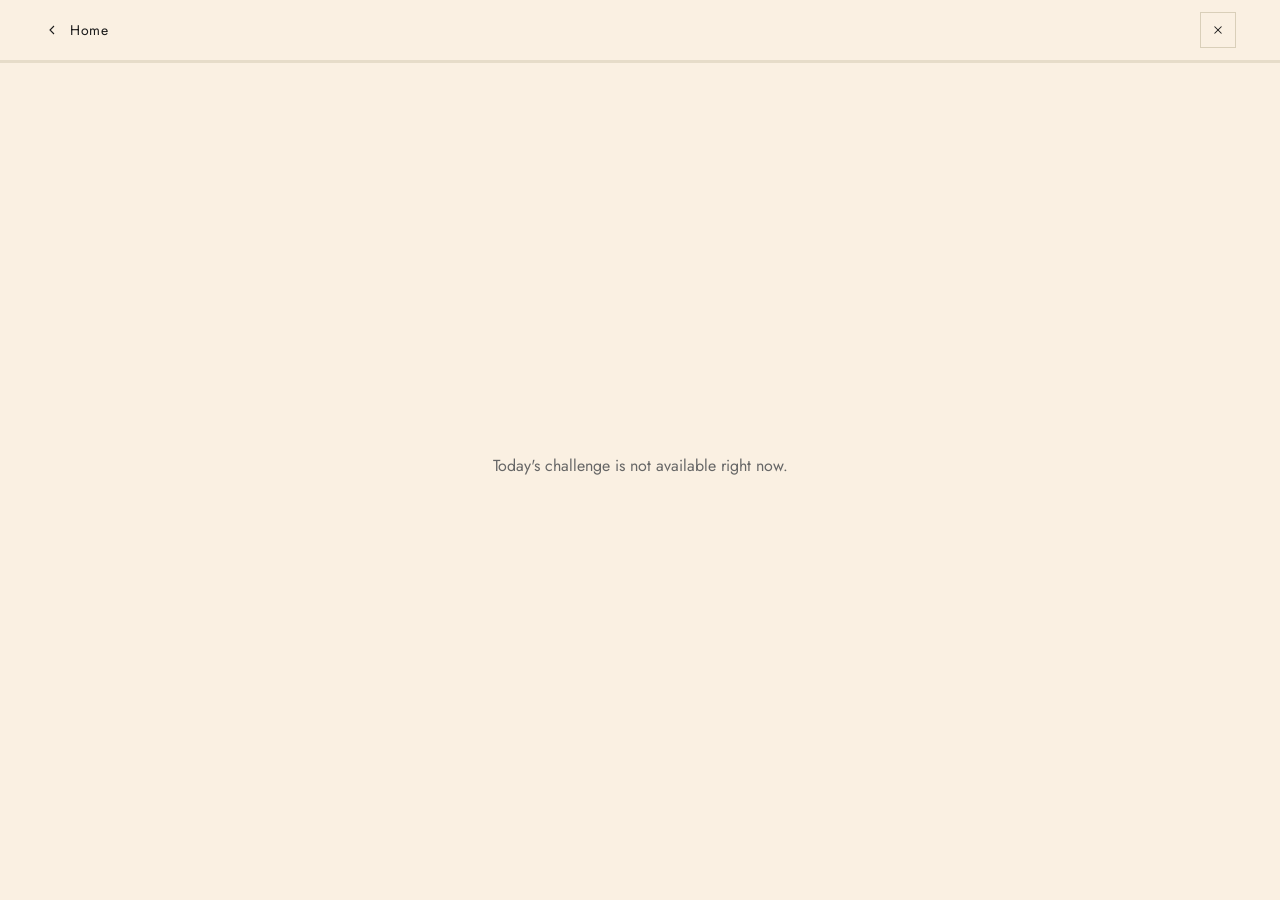
<file: en/daily/index.html>
<!DOCTYPE html>
<html lang="en">
<head>
<meta charset="UTF-8">
<meta name="viewport" content="width=device-width, initial-scale=1.0">
<title>Daily Challenge | HOROQUEST</title>
<meta name="description" content="Five new questions every day. Come back tomorrow, Maître Horace will be waiting.">
<link rel="icon" href="/icon.svg" type="image/svg+xml">
<link rel="icon" href="/icon-192.png" type="image/png" sizes="192x192">
<link rel="apple-touch-icon" href="/icon-192.png">
<meta property="og:type" content="website">
<meta property="og:site_name" content="HOROQUEST">
<meta property="og:title" content="Daily Challenge | HOROQUEST">
<meta property="og:description" content="Five new questions every day. Come back tomorrow, Maître Horace will be waiting.">
<meta property="og:url" content="https://horoquest.app/en/daily/">
<meta property="og:image" content="https://horoquest.app/assets/horace-512.png">
<meta property="og:locale" content="en_US">
<meta name="twitter:card" content="summary">
<link rel="stylesheet" href="../../assets/styles.css?v=12">
<style>
/* --- Daily challenge: specific styles --- */
.daily-eyebrow { font-size: 13px; letter-spacing: .08em; text-transform: uppercase; color: var(--accent); font-weight: 600; }
.streak-badge {
  display: inline-flex; align-items: center; gap: 6px;
  font-size: 14px; font-weight: 600; color: var(--ink);
  background: var(--card); border: 1px solid var(--border-strong);
  padding: 5px 12px; line-height: 1;
}
.streak-badge .flame { width: 15px; height: 15px; color: var(--accent); }
.daily-grid { display: flex; gap: 8px; justify-content: center; margin: 14px 0 18px; }
.daily-grid .cell { width: 34px; height: 34px; }
.daily-grid .cell.ok { background: var(--good); }
.daily-grid .cell.no { background: var(--accent); }
.daily-streak { color: var(--ink-soft); margin: 4px 0 2px; }
.daily-streak strong { color: var(--ink); }
.daily-next {
  margin: 24px auto 4px; max-width: 320px; text-align: center;
  border-top: 1px solid var(--border); padding-top: 20px;
}
.daily-countdown-label { font-size: 13px; color: var(--ink-soft); letter-spacing: .04em; }
.daily-countdown { font-size: 30px; font-weight: 600; font-variant-numeric: tabular-nums; margin-top: 4px; }
.daily-locked-note { color: var(--ink-soft); font-size: 14px; margin: 4px 0 0; }
/* Clean centering of result actions (centered column) */
#quizEnd .result-actions,
#quizEnd .result-buttons { justify-content: center; }
#quizEnd .result-actions { margin-bottom: 0; }
.rubis-reveal { margin: 0 0 18px; }
.rubis-gain { display: inline-flex; align-items: center; gap: 9px; font-size: 22px; font-weight: 700; color: var(--ink); font-feature-settings: "tnum" 1; }
.rubis-gem { width: 24px; height: 24px; flex: none; display: inline-block; line-height: 0; transform-origin: center; }
.rubis-gem svg { width: 100%; height: 100%; display: block; }
.rubis-gem.sparkle { animation: rubisPop .7s cubic-bezier(.2,.8,.2,1); }
@keyframes rubisPop { 0% { transform: scale(.4); opacity: 0; } 60% { transform: scale(1.15); opacity: 1; } 100% { transform: scale(1); } }
.rubis-total { display: block; font-size: 14px; color: var(--ink-soft); margin-top: 5px; }
.rank-reveal { margin: 0 0 12px; }
.rank-status { font-size: 13px; color: var(--ink-soft); }
.rank-promo { margin: 0 auto 14px; max-width: 420px; padding: 16px; border-left: 2px solid var(--accent); background: var(--bg-soft); text-align: center; }
.rank-promo::before { content: ''; display: block; width: 48px; height: 48px; border-radius: 50%; margin: 0 auto 10px; background: url('../../assets/horace-512.png') center / cover; box-shadow: var(--shadow-sm); }
.rank-promo .rank-quote { display: block; font-style: italic; font-size: 16px; line-height: 1.5; color: var(--ink); }
.rank-promo .rank-by { display: block; margin-top: 6px; font-size: 11px; letter-spacing: .14em; text-transform: uppercase; color: var(--accent); }
.ranked-up .rank-promo { animation: rankIn .5s ease both; }
@keyframes rankIn { from { opacity: 0; transform: translateY(6px); } to { opacity: 1; transform: none; } }
</style>
</head>
<body class="quiz-page">

<header class="quiz-header">
  <div class="container">
    <a class="quiz-back" href="/en/">
      <svg viewBox="0 0 24 24" fill="none" stroke="currentColor" stroke-width="1.6"><polyline points="15 18 9 12 15 6"/></svg>
      <span>Home</span>
    </a>
    <div class="streak-badge" id="streakBadge" hidden><svg class="flame" viewBox="0 0 24 24" fill="none" stroke="currentColor" stroke-width="1.6"><path d="M8.5 14.5A2.5 2.5 0 0 0 11 12c0-1.38-.5-2-1-3-1.072-2.143-.224-4.054 2-6 .5 2.5 2 4.9 4 6.5 2 1.6 3 3.5 3 5.5a7 7 0 1 1-14 0c0-1.153.433-2.294 1-3a2.5 2.5 0 0 0 2.5 2.5z"/></svg><span id="streakBadgeNum">0</span></div>
    <a class="quiz-close" href="/en/" aria-label="Close">
      <svg width="14" height="14" viewBox="0 0 24 24" fill="none" stroke="currentColor" stroke-width="1.8"><line x1="6" y1="6" x2="18" y2="18"/><line x1="6" y1="18" x2="18" y2="6"/></svg>
    </a>
  </div>
  <div class="quiz-progress" aria-hidden="true"><div class="bar" id="progBar" style="width:0%;"></div></div>
</header>

<main class="quiz-main">
  <div class="container">

    <div id="loading" style="text-align:center;padding:60px 0;color:var(--ink-soft);">
      Preparing today's challenge…
    </div>

    <div id="quizContent" hidden>
      <div class="q-num">Question <strong id="qNum">1</strong>/5</div>
      <h1 class="q-text" id="qText"></h1>
      <div class="q-image" id="qImage" hidden></div>
      <div class="answers" id="answers"></div>
      <div class="explain" id="explain" hidden></div>
      <div class="next-row" id="nextRow" hidden>
        <button class="btn btn-primary" id="nextBtn">Next question →</button>
      </div>
    </div>

    <div id="quizEnd" hidden>
      <div class="result-body" style="text-align:center;max-width:480px;margin:0 auto;padding-top:24px;">
        <div class="daily-eyebrow" id="resultEyebrow">Daily Challenge</div>
        <div class="daily-grid" id="dailyGrid"></div>
        <div class="score"><span id="finalScore">0</span><span class="max">/5</span></div>
        <div class="score-label" id="scoreLabel"></div>
        <div class="result-avg" id="resultAvg"></div>
        <div class="ordre-block">
          <div class="ordre-kicker">The Order of the Spiral</div>
          <div class="rubis-reveal" id="rubisReveal" hidden>
            <span class="rubis-gain">
              <span class="rubis-gem" aria-hidden="true"></span>
              +<span id="rubisGain">0</span> rubies
            </span>
            <span class="rubis-total" id="rubisTotalLine"></span>
          </div>
          <div class="rank-reveal" id="rankReveal" hidden>
            <div class="rank-promo" id="rankPromo" hidden></div>
            <div class="rank-gauge">
              <div class="rank-gauge-head"><span class="rank-now" id="rankNow"></span><span class="rank-next" id="rankNext"></span></div>
              <div class="rank-bar"><span class="rank-bar-fill" id="rankBarFill"></span></div>
              <div class="rank-foot" id="rankFoot"></div>
            </div>
          </div>
          <div class="daily-streak" id="dailyStreak"></div>
          <a class="btn btn-ghost hq-card-link" href="/en/card/" style="margin-top:16px;">View my member card</a>
        </div>
        <div class="result-actions">
          <button class="btn btn-primary result-share" id="shareBtn">
            <svg width="18" height="18" viewBox="0 0 24 24" fill="none" stroke="currentColor" stroke-width="1.6"><path d="M4 12v7a2 2 0 002 2h12a2 2 0 002-2v-7"/><polyline points="16 6 12 2 8 6"/><line x1="12" y1="2" x2="12" y2="15"/></svg>
            Share my result
          </button>
        </div>
        <div class="daily-next">
          <div class="daily-countdown-label">New challenge in</div>
          <div class="daily-countdown" id="countdown">--:--:--</div>
        </div>
        <div class="result-buttons" style="margin-top:18px;">
          <a href="/en/" class="btn btn-ghost">Play a collection</a>
        </div>
        <div class="email-capture" id="emailCapture" hidden>
          <div class="email-capture-inner">
            <div class="email-capture-text">
              <strong>Never miss the daily challenge</strong>
              <p>Join the enthusiasts who get the challenge and a watch story every day. No spam.</p>
            </div>
            <form class="email-capture-form" id="emailForm" novalidate>
              <input type="email" id="emailInput" name="email" placeholder="you@email.com" required autocomplete="email">
              <button type="submit" class="btn btn-primary" id="emailSubmit">Sign me up</button>
            </form>
            <div class="email-capture-note" id="emailNote">Unsubscribe in one click.</div>
          </div>
        </div>
      </div>
    </div>

  </div>
</main>

<script src="../../assets/quest.js?v=3"></script>
<script>
const SUPABASE_URL = 'https://bqnawfnkukcbqkujsskr.supabase.co';
const SUPABASE_KEY = 'eyJhbGciOiJIUzI1NiIsInR5cCI6IkpXVCJ9.eyJpc3MiOiJzdXBhYmFzZSIsInJlZiI6ImJxbmF3Zm5rdWtjYnFrdWpzc2tyIiwicm9sZSI6ImFub24iLCJpYXQiOjE3NzE1ODQ5NDAsImV4cCI6MjA4NzE2MDk0MH0.VeSr_1gEnsn3P0_cmQBcOkJNDpUe1rbIAD8E7nSbxQM';
const headers = { 'apikey': SUPABASE_KEY, 'Authorization': 'Bearer ' + SUPABASE_KEY };

const DAILY_COUNT = 5;
const STORE_KEY = 'hq_daily';

// MailerLite: "Passionnés Horoquest" group, EN result-page form
const ML_ACCOUNT = '2398064';
const ML_FORM = '189114013441852559';

// Today's date in Paris time, YYYY-MM-DD (same challenge for everyone, shared with the FR page)
function parisDate(d) {
  return new Intl.DateTimeFormat('en-CA', { timeZone: 'Europe/Paris', year: 'numeric', month: '2-digit', day: '2-digit' }).format(d || new Date());
}
const todayStr = parisDate();
const dateLabel = new Intl.DateTimeFormat('en-GB', { timeZone: 'Europe/Paris', day: 'numeric', month: 'long' }).format(new Date());

// Deterministic pseudo-random generator (same draw for a given date)
function mulberry32(a) {
  return function() {
    a |= 0; a = a + 0x6D2B79F5 | 0;
    let t = Math.imul(a ^ a >>> 15, 1 | a);
    t = t + Math.imul(t ^ t >>> 7, 61 | t) ^ t;
    return ((t ^ t >>> 14) >>> 0) / 4294967296;
  };
}
function seededShuffle(arr, rnd) {
  const a = [...arr];
  for (let i = a.length - 1; i > 0; i--) {
    const j = Math.floor(rnd() * (i + 1));
    [a[i], a[j]] = [a[j], a[i]];
  }
  return a;
}

function readStore() { try { return JSON.parse(localStorage.getItem(STORE_KEY)) || {}; } catch(e) { return {}; } }
function writeStore(o) { try { localStorage.setItem(STORE_KEY, JSON.stringify(o)); } catch(e) {} }

let questions = [];
let current = 0;
let results = [];
const store = readStore();

// Streak badge in the header
if (store.streak > 0 && store.lastPlayed) {
  const yesterday = parisDate(new Date(Date.now() - 86400000));
  if (store.lastPlayed === todayStr || store.lastPlayed === yesterday) {
    document.getElementById('streakBadge').hidden = false;
    document.getElementById('streakBadgeNum').textContent = store.streak;
  }
}

async function init() {
  // Already played today: show the locked result
  if (store.today && store.today.date === todayStr) {
    results = store.today.results;
    renderResult(store.today.score, store.streak || 1, store.best || 1, true, store.today.rubis, HQ.getRubis(), HQ.getRubis());
    return;
  }
  try {
    const url = `${SUPABASE_URL}/rest/v1/questions?select=id,text_en,text,explanation_en,explanation,difficulty,image_url,theme_slugs,answers(id,text_en,text,is_correct)&order=id&limit=1000`;
    const res = await fetch(url, { headers });
    let data = await res.json();
    if (!Array.isArray(data)) throw new Error('Invalid response');
    data = data.filter(q => q.answers && q.answers.length === 4 && q.answers.some(a => a.is_correct));
    if (data.length < DAILY_COUNT) throw new Error('Not enough questions');

    const rnd = mulberry32(parseInt(todayStr.replace(/-/g, ''), 10));
    questions = seededShuffle(data, rnd).slice(0, DAILY_COUNT);
    questions.forEach(q => { q._answers = seededShuffle(q.answers, rnd); });

    showQuestion();
  } catch (e) {
    document.getElementById('loading').textContent = 'Today\'s challenge is not available right now.';
    console.error(e);
  }
}

function showQuestion() {
  document.getElementById('loading').hidden = true;
  document.getElementById('quizContent').hidden = false;
  document.getElementById('quizEnd').hidden = true;

  const q = questions[current];
  document.getElementById('qNum').textContent = current + 1;
  document.getElementById('qText').textContent = q.text_en || q.text;
  const qImg = document.getElementById('qImage');
  if (q.image_url) {
    qImg.hidden = false;
    qImg.innerHTML = `<img src="${q.image_url}" alt="">`;
  } else {
    qImg.hidden = true;
    qImg.innerHTML = '';
  }
  document.getElementById('progBar').style.width = (current / DAILY_COUNT * 100) + '%';
  const explain = document.getElementById('explain');
  explain.hidden = true;
  explain.classList.remove('visible');
  document.getElementById('nextRow').hidden = true;

  const answersDiv = document.getElementById('answers');
  const letters = ['A', 'B', 'C', 'D'];
  answersDiv.innerHTML = q._answers.map((a, i) => `
    <button class="answer" data-i="${i}" data-correct="${a.is_correct}">
      <span class="letter">${letters[i]}</span>
      <span>${a.text_en || a.text}</span>
    </button>
  `).join('');

  answersDiv.querySelectorAll('.answer').forEach(btn => {
    btn.addEventListener('click', () => handleAnswer(btn));
  });
}

function handleAnswer(btn) {
  const buttons = document.querySelectorAll('.answer');
  if (btn.disabled) return;
  buttons.forEach(b => b.disabled = true);

  const isCorrect = btn.dataset.correct === 'true';
  results[current] = isCorrect;
  let correctBtn = null;

  if (isCorrect) {
    btn.classList.add('correct');
    correctBtn = btn;
  } else {
    btn.classList.add('incorrect');
    buttons.forEach(b => {
      if (b.dataset.correct === 'true') {
        b.classList.add('reveal-correct');
        correctBtn = b;
      }
    });
  }

  const q = questions[current];

  if (correctBtn) {
    if (!isCorrect) {
      const wrongText = btn.querySelector('span:not(.letter)').textContent;
      const wrongDiv = document.createElement('div');
      wrongDiv.className = 'answer-wrong-recall';
      wrongDiv.innerHTML = '<span class="wrong-label">Your answer</span>' + wrongText;
      correctBtn.insertBefore(wrongDiv, correctBtn.querySelector('.letter').nextSibling);
    }
    const explanation = q.explanation_en || q.explanation;
    if (explanation) {
      const explainDiv = document.createElement('div');
      explainDiv.className = 'answer-explain';
      explainDiv.textContent = explanation;
      correctBtn.appendChild(explainDiv);
    }
  }

  setTimeout(() => {
    buttons.forEach(b => { if (b !== correctBtn) b.classList.add('fade-out'); });
    correctBtn.classList.add('expanded');
    setTimeout(() => {
      const inner = correctBtn.querySelector('.answer-explain');
      if (inner) inner.classList.add('show');
      document.getElementById('nextRow').hidden = false;
    }, 300);
  }, 500);

  document.getElementById('progBar').style.width = ((current + 1) / DAILY_COUNT * 100) + '%';
}

document.getElementById('nextBtn').addEventListener('click', () => {
  current++;
  if (current < questions.length) {
    showQuestion();
  } else {
    finish();
  }
});

function finish() {
  const score = results.filter(Boolean).length;
  const yesterday = parisDate(new Date(Date.now() - 86400000));
  const streak = (store.lastPlayed === yesterday) ? (store.streak || 0) + 1 : 1;
  const best = Math.max(store.best || 0, streak);

  // Rubies: awarded only once (here), not when re-rendering the locked result
  const correctQs = questions.filter((q, i) => results[i]);
  const rubisBefore = HQ.getRubis();
  const rubisGain = HQ.computeRubis(correctQs, DAILY_COUNT);
  const rubisTotal = HQ.addRubis(rubisGain);
  correctQs.forEach(q => { (q.theme_slugs || []).forEach(sl => HQ.recordMastery(sl, [q.id])); });

  writeStore({ ...store, lastPlayed: todayStr, streak, best, today: { date: todayStr, results, score, rubis: rubisGain } });
  saveScore(score);
  renderResult(score, streak, best, false, rubisGain, rubisBefore, rubisTotal);
}

function renderGrid() {
  document.getElementById('dailyGrid').innerHTML =
    results.map(r => `<span class="cell ${r ? 'ok' : 'no'}"></span>`).join('');
}
function shareGrid() {
  return results.map(r => r ? '■' : '□').join('');
}

function renderResult(score, streak, best, alreadyPlayed, rubisGain, rubisBefore, rubisTotal) {
  document.getElementById('loading').hidden = true;
  document.getElementById('quizContent').hidden = true;
  document.getElementById('quizEnd').hidden = false;
  document.getElementById('progBar').style.width = '100%';

  document.getElementById('resultEyebrow').textContent = 'Daily Challenge · ' + dateLabel;
  renderGrid();
  document.getElementById('finalScore').textContent = score;

  const pct = score / DAILY_COUNT;
  const label = pct >= 1 ? 'Flawless, hats off!' :
                pct >= 0.8 ? 'Sharp eye' :
                pct >= 0.6 ? 'Well played' :
                pct >= 0.4 ? 'Not bad' : 'Come back tomorrow to bounce back';
  document.getElementById('scoreLabel').textContent = label;

  if (typeof rubisGain === 'number') {
    revealRubis(rubisGain, rubisTotal);
    revealRank(rubisBefore, rubisTotal);
  }

  const streakEl = document.getElementById('dailyStreak');
  if (streak > 1) {
    streakEl.innerHTML = `Power reserve: <strong>${streak} days</strong>` + (best > streak ? ` · best ${best}` : '');
  } else {
    streakEl.innerHTML = `Come back tomorrow to start a streak`;
  }

  document.getElementById('streakBadge').hidden = false;
  document.getElementById('streakBadgeNum').textContent = streak;

  fetchAverage();
  startCountdown();
  showEmailCapture();

  document.getElementById('shareBtn').onclick = async () => {
    const text = `HOROQUEST · Daily Challenge ${dateLabel}\n${shareGrid()}\n${score}/${DAILY_COUNT} · Power reserve ${streak}\nhttps://horoquest.app/en/daily/`;
    if (navigator.share) {
      try { await navigator.share({ title: 'HOROQUEST', text }); } catch(e) {}
    } else {
      try {
        await navigator.clipboard.writeText(text);
        const btn = document.getElementById('shareBtn');
        const old = btn.innerHTML;
        btn.innerHTML = 'Copied!';
        setTimeout(() => { btn.innerHTML = old; }, 1600);
      } catch(e) {}
    }
  };
}

async function saveScore(score) {
  try {
    await fetch(`${SUPABASE_URL}/rest/v1/scores`, {
      method: 'POST',
      headers: { ...headers, 'Content-Type': 'application/json' },
      body: JSON.stringify({
        correct_count: score,
        total_questions: DAILY_COUNT,
        theme_slug: 'daily-' + todayStr,
        mode: 'daily',
        score: Math.round((score / DAILY_COUNT) * 100)
      })
    });
  } catch(e) {}
}

async function fetchAverage() {
  try {
    const res = await fetch(`${SUPABASE_URL}/rest/v1/scores?select=correct_count,total_questions&theme_slug=eq.daily-${todayStr}`, { headers });
    const scores = await res.json();
    if (Array.isArray(scores) && scores.length > 0) {
      const avg = scores.reduce((s, x) => s + (x.correct_count / x.total_questions) * 100, 0) / scores.length;
      const n = scores.length;
      document.getElementById('resultAvg').textContent =
        `${n} enthusiast${n > 1 ? 's' : ''} took on today's challenge · ${avg.toFixed(0)}% average`;
    }
  } catch(e) {}
}

function parisSecondsOfDay() {
  const parts = new Intl.DateTimeFormat('en-GB', { timeZone: 'Europe/Paris', hour12: false, hour: '2-digit', minute: '2-digit', second: '2-digit' }).format(new Date());
  const [h, m, s] = parts.split(':').map(Number);
  return h * 3600 + m * 60 + s;
}
function startCountdown() {
  const el = document.getElementById('countdown');
  function tick() {
    let rem = 86400 - parisSecondsOfDay();
    if (rem < 0) rem = 0;
    const h = String(Math.floor(rem / 3600)).padStart(2, '0');
    const m = String(Math.floor((rem % 3600) / 60)).padStart(2, '0');
    const s = String(rem % 60).padStart(2, '0');
    el.textContent = `${h}:${m}:${s}`;
    if (rem === 0) location.reload();
  }
  tick();
  setInterval(tick, 1000);
}

function revealRubis(gain, total) {
  const box = document.getElementById('rubisReveal');
  if (!box) return;
  box.hidden = false;
  const totalLine = document.getElementById('rubisTotalLine');
  if (totalLine) totalLine.textContent = 'Total ' + total.toLocaleString('en-US') + ' rubies';
  const gainEl = document.getElementById('rubisGain');
  const dur = 800, t0 = performance.now();
  (function tick(now) {
    const p = Math.min(1, (now - t0) / dur);
    const eased = 1 - Math.pow(1 - p, 3);
    gainEl.textContent = Math.round(eased * gain);
    if (p < 1) requestAnimationFrame(tick);
    else gainEl.textContent = gain;
  })(performance.now());
  const gem = box.querySelector('.rubis-gem');
  if (gem) { gem.innerHTML = HQ.gem; gem.classList.remove('sparkle'); void gem.offsetWidth; gem.classList.add('sparkle'); }
}

function revealRank(before, after) {
  const box = document.getElementById('rankReveal');
  if (!box) return;
  box.hidden = false;
  const info = HQ.rankInfo(after);
  const up = HQ.rankUp(before, after);
  const promo = document.getElementById('rankPromo');
  if (up) {
    box.classList.add('ranked-up');
    promo.hidden = false;
    promo.innerHTML = '<span class="rank-quote">' + up.line_en + '</span><span class="rank-by">Maître Horace</span>';
  } else {
    box.classList.remove('ranked-up');
    promo.hidden = true;
  }
  document.getElementById('rankNow').textContent = info.name_en;
  const fill = document.getElementById('rankBarFill');
  let pct;
  if (info.isMax) {
    document.getElementById('rankNext').textContent = 'Keeper of Time';
    document.getElementById('rankFoot').textContent = 'Top rank · the 20 hallmarks lead to Keeper of Time';
    pct = 100;
  } else {
    document.getElementById('rankNext').textContent = info.next_en;
    document.getElementById('rankFoot').textContent = info.toNext.toLocaleString('en-US') + ' rubies to ' + info.next_en;
    pct = Math.max(5, Math.round((after - info.min) / (info.nextMin - info.min) * 100));
  }
  requestAnimationFrame(function () { requestAnimationFrame(function () { fill.style.width = pct + '%'; }); });
}

function showEmailCapture() {
  if (ML_ACCOUNT === 'XXXXXX') return;          // not configured yet
  if (localStorage.getItem('hq_sub')) return;   // already subscribed
  const box = document.getElementById('emailCapture');
  if (box) box.hidden = false;
}

const emailForm = document.getElementById('emailForm');
if (emailForm) {
  emailForm.addEventListener('submit', async (e) => {
    e.preventDefault();
    const input = document.getElementById('emailInput');
    const btn = document.getElementById('emailSubmit');
    const note = document.getElementById('emailNote');
    const email = input.value.trim();
    if (!email || !email.includes('@')) { note.textContent = 'Enter a valid address.'; return; }
    btn.disabled = true;
    btn.textContent = 'Sending…';
    try {
      const data = new FormData();
      data.append('fields[email]', email);
      data.append('ml-submit', '1');
      data.append('anticsrf', 'true');
      await fetch(`https://assets.mailerlite.com/jsonp/${ML_ACCOUNT}/forms/${ML_FORM}/subscribe`, { method: 'POST', body: data });
      localStorage.setItem('hq_sub', '1');
      document.querySelector('#emailCapture .email-capture-inner').innerHTML =
        '<div class="email-capture-success">All set. Check your inbox.</div>';
    } catch (err) {
      btn.disabled = false;
      btn.textContent = 'Sign me up';
      note.textContent = 'Something went wrong, try again.';
    }
  });
}

init();
</script>
</body>
</html>
</file>
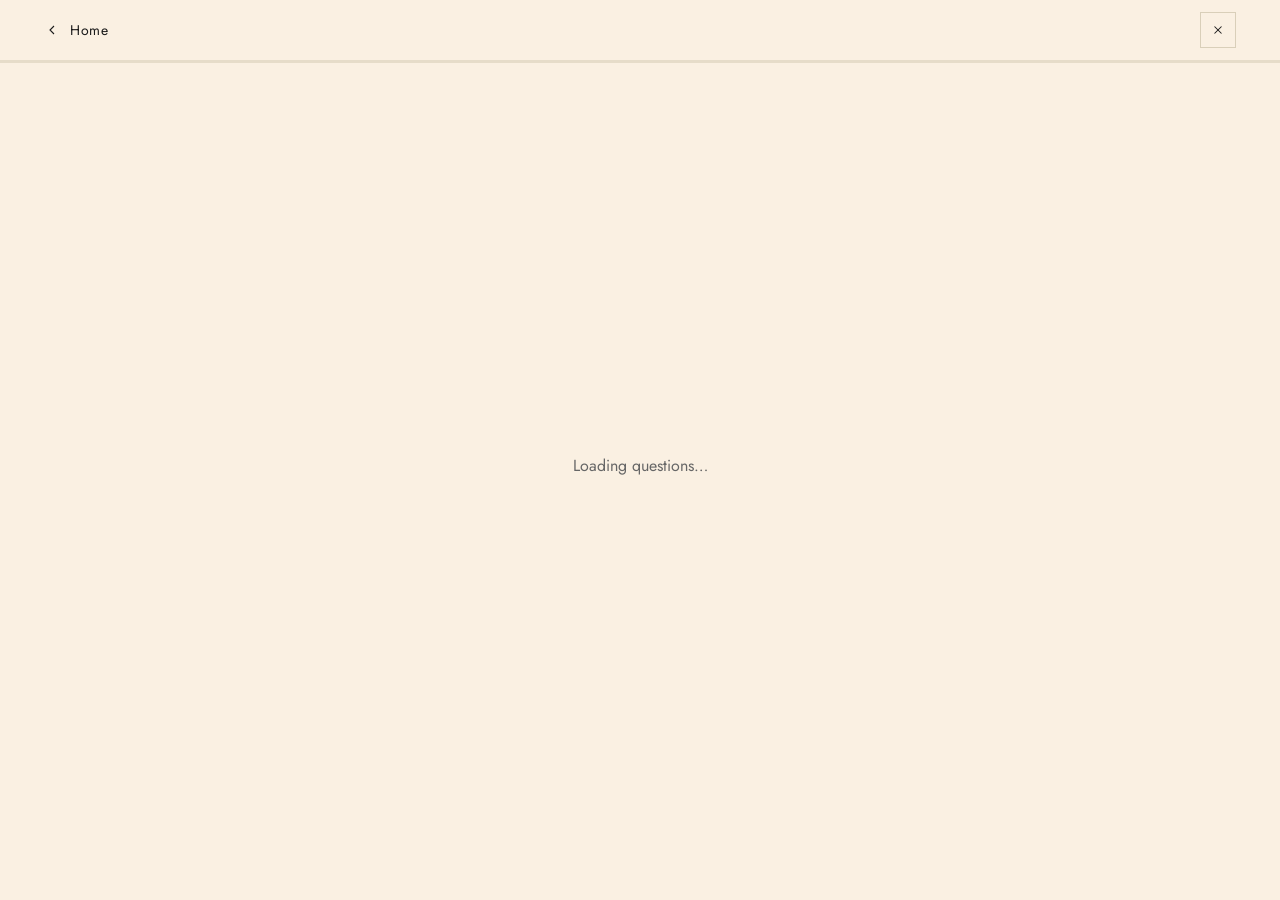
<file: en/jeu/index.html>
<!DOCTYPE html>
<html lang="en">
<head>
<meta charset="UTF-8">
<meta name="viewport" content="width=device-width, initial-scale=1.0">
<title>Quiz | HOROQUEST</title>
<meta name="description" content="Ten questions to test your watch culture, with an explanation for every answer.">
<link rel="icon" href="/icon.svg" type="image/svg+xml">
<link rel="icon" href="/icon-192.png" type="image/png" sizes="192x192">
<link rel="apple-touch-icon" href="/icon-192.png">
<meta property="og:type" content="website">
<meta property="og:site_name" content="HOROQUEST">
<meta property="og:title" content="Quiz | HOROQUEST">
<meta property="og:description" content="Ten questions to test your watch culture, with an explanation for every answer.">
<meta property="og:url" content="https://horoquest.app/en/jeu/">
<meta property="og:image" content="https://horoquest.app/assets/horace-512.png">
<meta property="og:locale" content="en_US">
<meta name="twitter:card" content="summary">
<link rel="stylesheet" href="../../assets/styles.css?v=12">
<style>
  .rubis-reveal { margin: 0 0 18px; }
  .rubis-gain { display: inline-flex; align-items: center; gap: 9px; font-size: 22px; font-weight: 700; color: var(--ink); font-feature-settings: "tnum" 1; }
  .rubis-gem { width: 24px; height: 24px; flex: none; display: inline-block; line-height: 0; transform-origin: center; }
  .rubis-gem svg { width: 100%; height: 100%; display: block; }
  .rubis-gem.sparkle { animation: rubisPop .7s cubic-bezier(.2,.8,.2,1); }
  @keyframes rubisPop { 0% { transform: scale(.4); opacity: 0; } 60% { transform: scale(1.15); opacity: 1; } 100% { transform: scale(1); } }
  .rubis-total { display: block; font-size: 14px; color: var(--ink-soft); margin-top: 5px; }
  .rank-reveal { margin: 0; }
  .rank-status { font-size: 13px; color: var(--ink-soft); }
  .rank-promo { margin: 0 0 14px; padding: 16px; border-left: 2px solid var(--accent); background: var(--bg-soft); text-align: center; }
  .rank-promo::before { content: ''; display: block; width: 48px; height: 48px; border-radius: 50%; margin: 0 auto 10px; background: url('../../assets/horace-512.png') center / cover; box-shadow: var(--shadow-sm); }
  .rank-promo .rank-quote { display: block; font-style: italic; font-size: 16px; line-height: 1.5; color: var(--ink); }
  .rank-promo .rank-by { display: block; margin-top: 6px; font-size: 11px; letter-spacing: .14em; text-transform: uppercase; color: var(--accent); }
  .ranked-up .rank-promo { animation: rankIn .5s ease both; }
  @keyframes rankIn { from { opacity: 0; transform: translateY(6px); } to { opacity: 1; transform: none; } }
</style>
</head>
<body class="quiz-page">

<header class="quiz-header">
  <div class="container">
    <a class="quiz-back" href="/en/">
      <svg viewBox="0 0 24 24" fill="none" stroke="currentColor" stroke-width="1.6"><polyline points="15 18 9 12 15 6"/></svg>
      <span>Home</span>
    </a>
    <a class="quiz-close" href="/en/" aria-label="Close">
      <svg width="14" height="14" viewBox="0 0 24 24" fill="none" stroke="currentColor" stroke-width="1.8"><line x1="6" y1="6" x2="18" y2="18"/><line x1="6" y1="18" x2="18" y2="6"/></svg>
    </a>
  </div>
  <div class="quiz-progress" aria-hidden="true"><div class="bar" id="progBar" style="width:0%;"></div></div>
</header>

<main class="quiz-main">
  <div class="container">
    <div id="loading" style="text-align:center;padding:60px 0;color:var(--ink-soft);">
      Loading questions…
    </div>
    <div id="quizContent" hidden>
      <div class="q-num">Question <strong id="qNum">1</strong>/10</div>
      <h1 class="q-text" id="qText"></h1>
      <div class="q-image" id="qImage" hidden></div>
      <div class="answers" id="answers"></div>
      <div class="explain" id="explain" hidden></div>
      <div class="next-row" id="nextRow" hidden>
        <button class="btn btn-primary" id="nextBtn">Next question →</button>
      </div>
    </div>
    <div id="quizEnd" hidden>
      <div class="result-layout">
        <div class="result-image" id="resultImage"></div>
        <div class="result-body">
          <div class="result-eyebrow" id="resultEyebrow">Quiz complete</div>
          <div class="result-label">Your score</div>
          <div class="score"><span id="finalScore">0</span><span class="max">/10</span></div>
          <div class="score-label" id="scoreLabel"></div>
          <div class="result-avg" id="resultAvg"></div>
          <div class="ordre-block">
            <div class="ordre-kicker">The Order of the Spiral</div>
            <div class="rubis-reveal" id="rubisReveal" hidden>
              <span class="rubis-gain">
                <span class="rubis-gem" aria-hidden="true"></span>
                +<span id="rubisGain">0</span> rubies
              </span>
              <span class="rubis-total" id="rubisTotalLine"></span>
            </div>
            <div class="rank-reveal" id="rankReveal" hidden>
              <div class="rank-promo" id="rankPromo" hidden></div>
              <div class="rank-gauge">
                <div class="rank-gauge-head"><span class="rank-now" id="rankNow"></span><span class="rank-next" id="rankNext"></span></div>
                <div class="rank-bar"><span class="rank-bar-fill" id="rankBarFill"></span></div>
                <div class="rank-foot" id="rankFoot"></div>
              </div>
            </div>
            <a class="btn btn-ghost hq-card-link" href="/en/card/" style="margin-top:16px;">View my member card</a>
          </div>
          <div class="result-actions">
            <button class="btn btn-primary result-share" id="shareBtn">
              <svg width="18" height="18" viewBox="0 0 24 24" fill="none" stroke="currentColor" stroke-width="1.6"><path d="M4 12v7a2 2 0 002 2h12a2 2 0 002-2v-7"/><polyline points="16 6 12 2 8 6"/><line x1="12" y1="2" x2="12" y2="15"/></svg>
              Share my result
            </button>
            <button class="btn btn-ghost" onclick="location.reload()">Play again</button>
          </div>
        </div>
      </div>
      <div class="next-quiz-banner" id="nextQuiz" hidden>
        <div class="next-quiz-thumb" id="nextQuizThumb"></div>
        <div class="next-quiz-text">
          <span class="next-quiz-label">Next quiz</span>
          <strong id="nextQuizName"></strong>
        </div>
        <a href="#" class="next-quiz-arrow" id="nextQuizLink">
          <svg width="20" height="20" viewBox="0 0 24 24" fill="none" stroke="currentColor" stroke-width="1.8"><line x1="5" y1="12" x2="19" y2="12"/><polyline points="12 5 19 12 12 19"/></svg>
        </a>
      </div>
      <div class="email-capture" id="emailCapture" hidden>
        <div class="email-capture-inner">
          <div class="email-capture-text">
            <strong>A new quiz in your inbox</strong>
            <p>Join the enthusiasts who get a quiz and a watch story. No spam.</p>
          </div>
          <form class="email-capture-form" id="emailForm" novalidate>
            <input type="email" id="emailInput" name="email" placeholder="you@email.com" required autocomplete="email">
            <button type="submit" class="btn btn-primary" id="emailSubmit">Sign me up</button>
          </form>
          <div class="email-capture-note" id="emailNote">By subscribing, you agree to receive our emails. <a href="/privacy.html" style="color:inherit;text-decoration:underline;">Privacy</a>.</div>
        </div>
      </div>
    </div>
  </div>
</main>

<script src="../../assets/quest.js?v=3"></script>
<script>
const SUPABASE_URL = 'https://bqnawfnkukcbqkujsskr.supabase.co';
const SUPABASE_KEY = 'eyJhbGciOiJIUzI1NiIsInR5cCI6IkpXVCJ9.eyJpc3MiOiJzdXBhYmFzZSIsInJlZiI6ImJxbmF3Zm5rdWtjYnFrdWpzc2tyIiwicm9sZSI6ImFub24iLCJpYXQiOjE3NzE1ODQ5NDAsImV4cCI6MjA4NzE2MDk0MH0.VeSr_1gEnsn3P0_cmQBcOkJNDpUe1rbIAD8E7nSbxQM';
const headers = { 'apikey': SUPABASE_KEY, 'Authorization': 'Bearer ' + SUPABASE_KEY };

// MailerLite: group "Horoquest EN subscribers", form "Capture page résultat EN"
const ML_ACCOUNT = '2398064';
const ML_FORM = '189114013441852559';

const params = new URLSearchParams(location.search);
const slug = params.get('slug') || 'rolex';

let questions = [];
let current = 0;
let score = 0;
let correctQuestions = [];
let themeName = '';
let themeImage = '';
let nextTheme = null;

async function init() {
  const tRes = await fetch(`${SUPABASE_URL}/rest/v1/themes?select=name_en,name,filter_value,slug,image_url,sort_order&slug=eq.${slug}`, { headers });
  const themes = await tRes.json();
  if (themes.length) {
    const theme = themes[0];
    themeName = theme.name_en || theme.name;
    themeImage = theme.image_url || '';
    document.title = themeName + ' Quiz | HOROQUEST';
    document.getElementById('resultEyebrow').textContent = 'Quiz complete · ' + themeName;

    const nRes = await fetch(`${SUPABASE_URL}/rest/v1/themes?select=name_en,name,slug,image_url&is_active=eq.true&sort_order=gt.${theme.sort_order}&order=sort_order&limit=1`, { headers });
    const nextThemes = await nRes.json();
    if (nextThemes.length) {
      nextTheme = nextThemes[0];
    } else {
      const firstRes = await fetch(`${SUPABASE_URL}/rest/v1/themes?select=name_en,name,slug,image_url&is_active=eq.true&slug=neq.${slug}&order=sort_order&limit=1`, { headers });
      const firsts = await firstRes.json();
      if (firsts.length) nextTheme = firsts[0];
    }

    await fetchQuestions(theme.filter_value);
  } else {
    await fetchQuestions(null);
  }
}

async function fetchQuestions(filterValue) {
  try {
    let url = `${SUPABASE_URL}/rest/v1/questions?select=id,text_en,text,explanation_en,explanation,difficulty,image_url,answers(id,text_en,text,is_correct)`;
    if (filterValue) url += `&theme_slugs=cs.{${filterValue}}`;
    url += '&limit=100';
    const res = await fetch(url, { headers });
    let data = await res.json();
    if (!Array.isArray(data)) throw new Error('Invalid response');
    data = data.filter(q => q.answers && q.answers.length === 4);
    for (let i = data.length - 1; i > 0; i--) {
      const j = Math.floor(Math.random() * (i + 1));
      [data[i], data[j]] = [data[j], data[i]];
    }
    questions = data.slice(0, 10);
    if (questions.length === 0) throw new Error('No questions for this theme');
    showQuestion();
  } catch (e) {
    document.getElementById('loading').textContent = 'No questions available for this theme.';
    console.error(e);
  }
}

function showQuestion() {
  document.getElementById('loading').hidden = true;
  document.getElementById('quizContent').hidden = false;
  document.getElementById('quizEnd').hidden = true;

  const q = questions[current];
  document.getElementById('qNum').textContent = current + 1;
  document.getElementById('qText').textContent = q.text_en || q.text;
  const qImg = document.getElementById('qImage');
  if (q.image_url) {
    qImg.hidden = false;
    qImg.innerHTML = `<img src="${q.image_url}" alt="">`;
  } else {
    qImg.hidden = true;
    qImg.innerHTML = '';
  }
  document.getElementById('progBar').style.width = ((current) / questions.length * 100) + '%';
  const explain = document.getElementById('explain');
  explain.hidden = true;
  explain.classList.remove('visible');
  document.getElementById('nextRow').hidden = true;

  const answersDiv = document.getElementById('answers');
  const letters = ['A', 'B', 'C', 'D'];
  const shuffled = [...q.answers];
  for (let i = shuffled.length - 1; i > 0; i--) {
    const j = Math.floor(Math.random() * (i + 1));
    [shuffled[i], shuffled[j]] = [shuffled[j], shuffled[i]];
  }

  answersDiv.innerHTML = shuffled.map((a, i) => `
    <button class="answer" data-i="${i}" data-correct="${a.is_correct}">
      <span class="letter">${letters[i]}</span>
      <span>${a.text_en || a.text}</span>
    </button>
  `).join('');

  answersDiv.querySelectorAll('.answer').forEach(btn => {
    btn.addEventListener('click', () => handleAnswer(btn));
  });
}

function handleAnswer(btn) {
  const buttons = document.querySelectorAll('.answer');
  if (btn.disabled) return;
  buttons.forEach(b => b.disabled = true);

  const isCorrect = btn.dataset.correct === 'true';
  let correctBtn = null;

  if (isCorrect) {
    btn.classList.add('correct');
    correctBtn = btn;
    score++;
    correctQuestions.push(questions[current]);
  } else {
    btn.classList.add('incorrect');
    buttons.forEach(b => {
      if (b.dataset.correct === 'true') {
        b.classList.add('reveal-correct');
        correctBtn = b;
      }
    });
  }

  const q = questions[current];

  if (correctBtn) {
    if (!isCorrect) {
      const wrongText = btn.querySelector('span:not(.letter)').textContent;
      const wrongDiv = document.createElement('div');
      wrongDiv.className = 'answer-wrong-recall';
      wrongDiv.innerHTML = '<span class="wrong-label">Your answer</span>' + wrongText;
      correctBtn.insertBefore(wrongDiv, correctBtn.querySelector('.letter').nextSibling);
    }
    const explanation = q.explanation_en || q.explanation;
    if (explanation) {
      const explainDiv = document.createElement('div');
      explainDiv.className = 'answer-explain';
      explainDiv.textContent = explanation;
      correctBtn.appendChild(explainDiv);
    }
  }

  setTimeout(() => {
    buttons.forEach(b => {
      if (b !== correctBtn) b.classList.add('fade-out');
    });
    correctBtn.classList.add('expanded');

    setTimeout(() => {
      const inner = correctBtn.querySelector('.answer-explain');
      if (inner) inner.classList.add('show');
      document.getElementById('nextRow').hidden = false;
    }, 300);
  }, 500);

  document.getElementById('progBar').style.width = ((current + 1) / questions.length * 100) + '%';
}

document.getElementById('nextBtn').addEventListener('click', () => {
  current++;
  if (current < questions.length) {
    showQuestion();
  } else {
    showResult();
  }
});

function showResult() {
  document.getElementById('quizContent').hidden = true;
  document.getElementById('quizEnd').hidden = false;
  document.getElementById('finalScore').textContent = score;
  const pct = score / questions.length;
  const label = pct >= 0.9 ? 'Nailed it!' :
                pct >= 0.7 ? 'Sharp eye' :
                pct >= 0.5 ? 'Well played' :
                pct >= 0.3 ? 'Not bad for a start' : 'It\'s all ahead of you';
  document.getElementById('scoreLabel').textContent = label;

  // Rubies (Phase 1): compute, accumulate, and record mastery for the hallmarks
  const rubisGain = HQ.computeRubis(correctQuestions, questions.length);
  const rubisBefore = HQ.getRubis();
  const rubisTotal = HQ.addRubis(rubisGain);
  HQ.recordMastery(slug, correctQuestions.map(q => q.id));
  revealRubis(rubisGain, rubisTotal);
  revealRank(rubisBefore, rubisTotal);

  if (themeImage) {
    document.getElementById('resultImage').innerHTML = `<img src="${themeImage}" alt="${themeName}">`;
  }

  saveScore();
  fetchAverage();

  if (nextTheme) {
    const nq = document.getElementById('nextQuiz');
    nq.hidden = false;
    document.getElementById('nextQuizName').textContent = nextTheme.name_en || nextTheme.name;
    document.getElementById('nextQuizLink').href = '?slug=' + nextTheme.slug;
    if (nextTheme.image_url) {
      document.getElementById('nextQuizThumb').innerHTML = `<img src="${nextTheme.image_url}" alt="${nextTheme.name_en || nextTheme.name}">`;
    }
  }

  showEmailCapture();

  async function saveScore() {
    try {
      await fetch(`${SUPABASE_URL}/rest/v1/scores`, {
        method: 'POST',
        headers: { ...headers, 'Content-Type': 'application/json' },
        body: JSON.stringify({
          correct_count: score,
          total_questions: questions.length,
          theme_slug: slug,
          mode: 'collection',
          score: score * 100
        })
      });
    } catch(e) {}
  }

  async function fetchAverage() {
    try {
      const res = await fetch(`${SUPABASE_URL}/rest/v1/scores?select=correct_count,total_questions&theme_slug=eq.${slug}`, { headers });
      const scores = await res.json();
      if (Array.isArray(scores) && scores.length > 0) {
        const avg = scores.reduce((sum, s) => sum + (s.correct_count / s.total_questions) * 100, 0) / scores.length;
        document.getElementById('resultAvg').textContent =
          `Average success rate: ${avg.toFixed(1)}% across ${scores.length} enthusiast${scores.length > 1 ? 's' : ''}.`;
      }
    } catch(e) {}
  }

  document.getElementById('shareBtn').addEventListener('click', async () => {
    const text = `${themeName} · ${score}/${questions.length} on HOROQUEST!`;
    if (navigator.share) {
      try { await navigator.share({ title: 'HOROQUEST', text, url: location.href }); } catch(e) {}
    } else {
      await navigator.clipboard.writeText(text + ' ' + location.href);
    }
  });
}

function revealRubis(gain, total) {
  const box = document.getElementById('rubisReveal');
  if (!box) return;
  box.hidden = false;
  const totalLine = document.getElementById('rubisTotalLine');
  if (totalLine) totalLine.textContent = 'Total ' + total.toLocaleString('en-US') + ' rubies';
  const gainEl = document.getElementById('rubisGain');
  const dur = 800, t0 = performance.now();
  (function tick(now) {
    const p = Math.min(1, (now - t0) / dur);
    const eased = 1 - Math.pow(1 - p, 3);
    gainEl.textContent = Math.round(eased * gain);
    if (p < 1) requestAnimationFrame(tick);
    else gainEl.textContent = gain;
  })(performance.now());
  const gem = box.querySelector('.rubis-gem');
  if (gem) { gem.innerHTML = HQ.gem; gem.classList.remove('sparkle'); void gem.offsetWidth; gem.classList.add('sparkle'); }
}

function revealRank(before, after) {
  const box = document.getElementById('rankReveal');
  if (!box) return;
  box.hidden = false;
  const info = HQ.rankInfo(after);
  const up = HQ.rankUp(before, after);
  const promo = document.getElementById('rankPromo');
  if (up) {
    box.classList.add('ranked-up');
    promo.hidden = false;
    promo.innerHTML = '<span class="rank-quote">' + up.line_en + '</span><span class="rank-by">Maître Horace</span>';
  } else {
    box.classList.remove('ranked-up');
    promo.hidden = true;
  }
  document.getElementById('rankNow').textContent = info.name_en;
  const fill = document.getElementById('rankBarFill');
  let pct;
  if (info.isMax) {
    document.getElementById('rankNext').textContent = 'Keeper of Time';
    document.getElementById('rankFoot').textContent = 'Top rank · the 20 hallmarks lead to Keeper of Time';
    pct = 100;
  } else {
    document.getElementById('rankNext').textContent = info.next_en;
    document.getElementById('rankFoot').textContent = info.toNext.toLocaleString('en-US') + ' rubies to ' + info.next_en;
    pct = Math.max(5, Math.round((after - info.min) / (info.nextMin - info.min) * 100));
  }
  requestAnimationFrame(function () { requestAnimationFrame(function () { fill.style.width = pct + '%'; }); });
}

function showEmailCapture() {
  if (ML_ACCOUNT === 'XXXXXX') return;          // not configured yet
  if (localStorage.getItem('hq_sub')) return;   // already subscribed
  const box = document.getElementById('emailCapture');
  if (box) box.hidden = false;
}

const emailForm = document.getElementById('emailForm');
if (emailForm) {
  emailForm.addEventListener('submit', async (e) => {
    e.preventDefault();
    const input = document.getElementById('emailInput');
    const btn = document.getElementById('emailSubmit');
    const note = document.getElementById('emailNote');
    const email = input.value.trim();
    if (!email || !email.includes('@')) { note.textContent = 'Enter a valid address.'; return; }
    btn.disabled = true;
    btn.textContent = 'Sending…';
    try {
      const data = new FormData();
      data.append('fields[email]', email);
      data.append('ml-submit', '1');
      data.append('anticsrf', 'true');
      await fetch(`https://assets.mailerlite.com/jsonp/${ML_ACCOUNT}/forms/${ML_FORM}/subscribe`, { method: 'POST', body: data });
      localStorage.setItem('hq_sub', '1');
      document.querySelector('#emailCapture .email-capture-inner').innerHTML =
        '<div class="email-capture-success">You\'re in. Keep an eye on your inbox.</div>';
    } catch (err) {
      btn.disabled = false;
      btn.textContent = 'Sign me up';
      note.textContent = 'Something went wrong, try again.';
    }
  });
}

init();
</script>
</body>
</html>
</file>
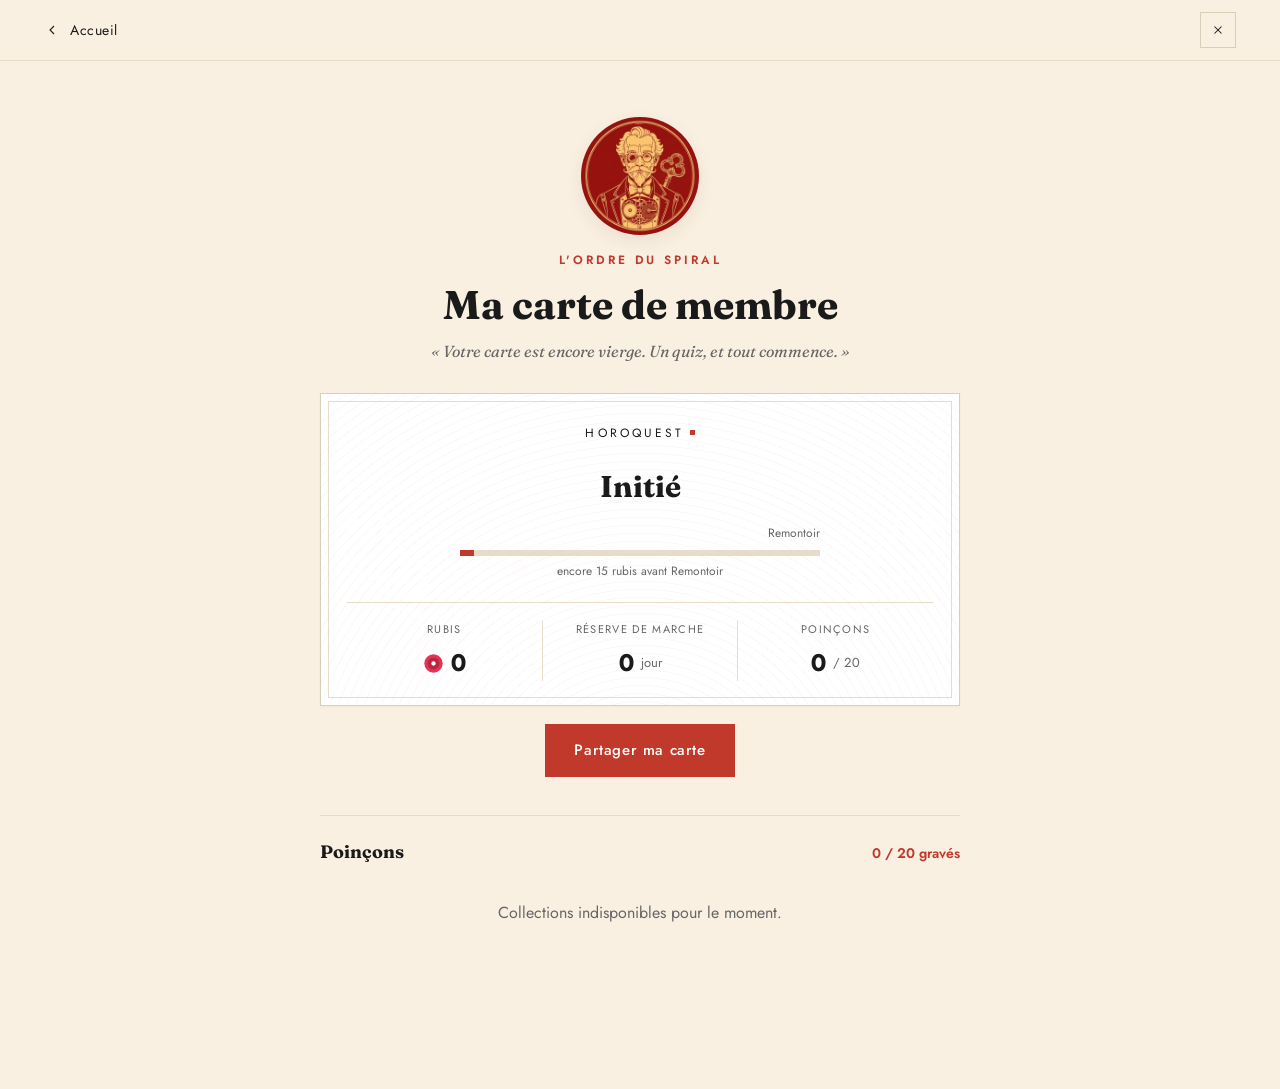
<file: fr/carte/index.html>
<!DOCTYPE html>
<html lang="fr">
<head>
<meta charset="UTF-8">
<meta name="viewport" content="width=device-width, initial-scale=1.0">
<title>Ma carte de membre | HOROQUEST</title>
<meta name="description" content="Votre rang, vos rubis et vos poinçons dans l'Ordre du Spiral.">
<link rel="icon" href="/icon.svg" type="image/svg+xml">
<link rel="icon" href="/icon-192.png" type="image/png" sizes="192x192">
<link rel="apple-touch-icon" href="/icon-192.png">
<meta property="og:type" content="website">
<meta property="og:site_name" content="HOROQUEST">
<meta property="og:title" content="Ma carte de membre | HOROQUEST">
<meta property="og:description" content="Votre rang, vos rubis et vos poinçons dans l'Ordre du Spiral.">
<meta property="og:url" content="https://horoquest.app/fr/carte/">
<meta property="og:image" content="https://horoquest.app/assets/horace-512.png">
<meta property="og:locale" content="fr_FR">
<meta name="twitter:card" content="summary">
<link rel="stylesheet" href="../../assets/styles.css?v=12">
<style>
  .card-wrap { max-width: 640px; margin: 0 auto; padding: 8px 0 64px; }
  .card-horace-img { display: block; width: 118px; height: 118px; border-radius: 50%; object-fit: cover; margin: 0 auto 16px; box-shadow: var(--shadow-md); }
  .card-kicker { text-transform: uppercase; letter-spacing: .24em; font-size: 12px; color: var(--accent); font-weight: 600; text-align: center; margin: 0; }
  .card-title { font-size: clamp(28px, 6vw, 40px); text-align: center; margin: 6px 0 4px; }
  .card-horace { text-align: center; font-style: italic; color: var(--ink-soft); margin: 0 auto 30px; max-width: 470px; line-height: 1.5; }
  .member-card {
    position: relative;
    background:
      repeating-radial-gradient(circle at 50% 135%, rgba(192, 57, 43, .035) 0 1px, transparent 1px 8px),
      var(--card);
    border: 1px solid var(--border-strong);
    box-shadow: var(--shadow-sm);
    padding: 30px 26px 24px;
    margin: 0 0 18px;
  }
  .member-card::before {
    content: '';
    position: absolute;
    inset: 7px;
    border: 1px solid var(--border);
    pointer-events: none;
  }
  .card-brand { text-align: center; font-size: 12px; letter-spacing: .26em; text-transform: uppercase; color: var(--ink); margin: 0 0 22px; }
  .brand-dot { display: inline-block; width: 5px; height: 5px; background: var(--accent); margin: 0 0 2px 5px; }
  .card-rank { text-align: center; margin: 0 0 22px; }
  .card-rank-name { font-size: 30px; font-weight: 700; margin: 0 0 14px; }
  .card-gauge { max-width: 360px; margin: 0 auto; }
  .card-gauge .rank-now { visibility: hidden; }
  .card-stats { display: flex; justify-content: center; margin: 0; border-top: 1px solid var(--border); padding-top: 18px; }
  .card-stat { flex: 1 1 0; padding: 0 10px; text-align: center; min-width: 0; display: flex; flex-direction: column; }
  .card-stat + .card-stat { border-left: 1px solid var(--border); }
  .card-stat .label { font-size: 11px; text-transform: uppercase; letter-spacing: .12em; color: var(--ink-soft); margin-bottom: 8px; flex: 1; }
  .card-stat .value { font-size: 24px; font-weight: 700; display: inline-flex; align-items: center; gap: 7px; justify-content: center; font-feature-settings: "tnum" 1; }
  .card-stat .unit { font-size: 13px; font-weight: 400; color: var(--ink-soft); }
  .card-gem { width: 21px; height: 21px; display: inline-block; line-height: 0; }
  .card-gem svg { width: 100%; height: 100%; display: block; }
  .poincons-head { display: flex; justify-content: space-between; align-items: baseline; margin: 0 0 16px; border-top: 1px solid var(--border); padding-top: 22px; }
  .poincons-head h2 { font-size: 18px; margin: 0; font-weight: 700; }
  .poincons-head .count { font-size: 14px; color: var(--accent); font-weight: 600; }
  .poincons-grid { display: grid; grid-template-columns: repeat(auto-fill, minmax(104px, 1fr)); gap: 12px; }
  .poincon-cell { border: 1px solid var(--border); background: var(--card); padding: 14px 6px 11px; text-align: center; display: flex; flex-direction: column; align-items: center; gap: 7px; }
  .poincon-svg { width: 42px; height: 42px; }
  .poincon-name { font-size: 12px; line-height: 1.25; color: var(--ink); }
  .poincon-prog { font-size: 10.5px; letter-spacing: .04em; text-transform: uppercase; }
  .poincon-disc { fill: none; stroke: var(--border-strong); stroke-width: 2; }
  .poincon-key { fill: none; stroke: var(--border-strong); stroke-width: 1.6; stroke-linecap: round; stroke-linejoin: round; }
  .poincon-earned .poincon-disc { fill: var(--accent); stroke: var(--accent); }
  .poincon-earned .poincon-key { stroke: #fff; }
  .poincon-earned .poincon-prog { color: var(--accent); font-weight: 700; }
  .poincon-progress .poincon-key { stroke: var(--accent); }
  .poincon-progress .poincon-prog { color: var(--ink-soft); }
  .poincon-ring { fill: none; stroke: var(--accent); stroke-width: 2.4; stroke-linecap: round; transform: rotate(-90deg); transform-origin: center; }
  .poincon-locked { opacity: .55; }
  .poincon-locked .poincon-prog { color: var(--ink-soft); }
  .card-share { display: flex; justify-content: center; margin: 0 0 38px; }
  .card-empty { grid-column: 1 / -1; text-align: center; color: var(--ink-soft); padding: 20px 0; }
</style>
</head>
<body class="quiz-page">

<header class="quiz-header">
  <div class="container">
    <a class="quiz-back" href="/">
      <svg viewBox="0 0 24 24" fill="none" stroke="currentColor" stroke-width="1.6"><polyline points="15 18 9 12 15 6"/></svg>
      <span>Accueil</span>
    </a>
    <a class="quiz-close" href="/" aria-label="Fermer">
      <svg width="14" height="14" viewBox="0 0 24 24" fill="none" stroke="currentColor" stroke-width="1.8"><line x1="6" y1="6" x2="18" y2="18"/><line x1="6" y1="18" x2="18" y2="6"/></svg>
    </a>
  </div>
</header>

<main class="quiz-main">
  <div class="container">
    <div class="card-wrap">
      <img class="card-horace-img" src="../../assets/horace-512.png" alt="Maître Horace" width="118" height="118">
      <p class="card-kicker">L'Ordre du Spiral</p>
      <h1 class="card-title">Ma carte de membre</h1>
      <p class="card-horace" id="cardHorace"></p>

      <div class="member-card">
        <div class="card-brand">HOROQUEST<span class="brand-dot"></span></div>
        <div class="card-rank">
          <div class="card-rank-name" id="rankName">Initié</div>
          <div class="card-gauge">
            <div class="rank-gauge-head"><span class="rank-now" id="rankNow"></span><span class="rank-next" id="rankNext"></span></div>
            <div class="rank-bar"><span class="rank-bar-fill" id="rankBarFill"></span></div>
            <div class="rank-foot" id="rankFoot"></div>
          </div>
        </div>
        <div class="card-stats">
          <div class="card-stat">
            <div class="label">Rubis</div>
            <div class="value"><span class="card-gem" id="cardGem"></span><span id="rubisTotal">0</span></div>
          </div>
          <div class="card-stat">
            <div class="label">Réserve de marche</div>
            <div class="value"><span id="streakValue">0</span><span class="unit" id="streakUnit">jour</span></div>
          </div>
          <div class="card-stat">
            <div class="label">Poinçons</div>
            <div class="value"><span id="poinconStat">0</span><span class="unit" id="poinconStatMax">/ 20</span></div>
          </div>
        </div>
      </div>

      <div class="card-share">
        <button class="btn btn-primary" id="shareCardBtn">Partager ma carte</button>
      </div>

      <div class="poincons">
        <div class="poincons-head">
          <h2>Poinçons</h2>
          <span class="count" id="poinconCount">0 / 20 gravés</span>
        </div>
        <div class="poincons-grid" id="poinconsGrid">
          <div class="card-empty" id="poinconLoading">Chargement des collections…</div>
        </div>
      </div>
    </div>
  </div>
</main>

<script src="../../assets/quest.js?v=3"></script>
<script>
const SUPABASE_URL = 'https://bqnawfnkukcbqkujsskr.supabase.co';
const SUPABASE_KEY = 'eyJhbGciOiJIUzI1NiIsInR5cCI6IkpXVCJ9.eyJpc3MiOiJzdXBhYmFzZSIsInJlZiI6ImJxbmF3Zm5rdWtjYnFrdWpzc2tyIiwicm9sZSI6ImFub24iLCJpYXQiOjE3NzE1ODQ5NDAsImV4cCI6MjA4NzE2MDk0MH0.VeSr_1gEnsn3P0_cmQBcOkJNDpUe1rbIAD8E7nSbxQM';
const headers = { 'apikey': SUPABASE_KEY, 'Authorization': 'Bearer ' + SUPABASE_KEY };

const total = HQ.getRubis();
const info = HQ.rankInfo(total);
const mastery = HQ.getMastery();
let daily = {}; try { daily = JSON.parse(localStorage.getItem('hq_daily')) || {}; } catch (e) {}
const streak = daily.streak || 0;
let earnedCount = 0;

document.getElementById('cardHorace').textContent = total > 0
  ? '« Voici votre place dans l\'Ordre. Elle ne cesse de grandir. »'
  : '« Votre carte est encore vierge. Un quiz, et tout commence. »';

document.getElementById('rankName').textContent = info.name;
document.getElementById('cardGem').innerHTML = HQ.gem;
document.getElementById('rubisTotal').textContent = total.toLocaleString('fr-FR');
document.getElementById('streakValue').textContent = streak;
document.getElementById('streakUnit').textContent = streak > 1 ? 'jours' : 'jour';

document.getElementById('rankNow').textContent = info.name;
(function gauge() {
  const fill = document.getElementById('rankBarFill');
  let pct;
  if (info.isMax) {
    document.getElementById('rankNext').textContent = 'Gardien du Temps';
    document.getElementById('rankFoot').textContent = 'Rang maximal · les 20 poinçons mènent à Gardien du Temps';
    pct = 100;
  } else {
    document.getElementById('rankNext').textContent = info.next;
    document.getElementById('rankFoot').textContent = 'encore ' + info.toNext.toLocaleString('fr-FR') + ' rubis avant ' + info.next;
    pct = Math.max(4, Math.round((total - info.min) / (info.nextMin - info.min) * 100));
  }
  requestAnimationFrame(function () { requestAnimationFrame(function () { fill.style.width = pct + '%'; }); });
})();

const KEY = '<g class="poincon-key">' +
  '<circle cx="20" cy="10" r="2.4"/>' +
  '<circle cx="17.1" cy="13.7" r="2.4"/>' +
  '<circle cx="22.9" cy="13.7" r="2.4"/>' +
  '<path d="M20 15.6 L20 26"/>' +
  '<path d="M17.4 21.5 L22.6 21.5"/>' +
  '<rect x="17.2" y="26" width="5.6" height="4.6"/>' +
'</g>';
const RING_C = 2 * Math.PI * 17;

function poinconSvg(state, pct) {
  let ring = '';
  if (state === 'progress') {
    const dash = Math.max(0, Math.min(1, pct)) * RING_C;
    ring = '<circle class="poincon-ring" cx="20" cy="20" r="17" stroke-dasharray="' + dash.toFixed(1) + ' ' + RING_C.toFixed(1) + '"/>';
  }
  return '<svg class="poincon-svg" viewBox="0 0 40 40" aria-hidden="true">' +
    '<circle class="poincon-disc" cx="20" cy="20" r="17"/>' + ring + KEY + '</svg>';
}

async function loadPoincons() {
  try {
    const tRes = await fetch(`${SUPABASE_URL}/rest/v1/themes?select=name,slug,sort_order&is_active=eq.true&order=sort_order`, { headers });
    const themes = await tRes.json();
    const qRes = await fetch(`${SUPABASE_URL}/rest/v1/questions?select=theme_slugs&limit=2000`, { headers });
    const qs = await qRes.json();
    const counts = {};
    (qs || []).forEach(function (q) { (q.theme_slugs || []).forEach(function (s) { counts[s] = (counts[s] || 0) + 1; }); });

    let totalCols = 0;
    const cells = [];
    (themes || []).forEach(function (t) {
      const pool = counts[t.slug] || 0;
      if (pool === 0) return;
      totalCols++;
      const target = HQ.poinconTarget(pool);
      const got = (mastery[t.slug] || []).length;
      let state, prog;
      if (got >= target) { state = 'earned'; earnedCount++; prog = 'gravé'; }
      else if (got > 0) { state = 'progress'; prog = got + ' / ' + target; }
      else { state = 'locked'; prog = 'à découvrir'; }
      cells.push('<div class="poincon-cell poincon-' + state + '">' +
        poinconSvg(state, target > 0 ? got / target : 0) +
        '<span class="poincon-name">' + t.name + '</span>' +
        '<span class="poincon-prog">' + prog + '</span></div>');
    });
    document.getElementById('poinconsGrid').innerHTML = cells.join('');
    document.getElementById('poinconCount').textContent = earnedCount + ' / ' + totalCols + ' gravés';
    document.getElementById('poinconStat').textContent = earnedCount;
    document.getElementById('poinconStatMax').textContent = '/ ' + totalCols;
  } catch (e) {
    document.getElementById('poinconsGrid').innerHTML = '<div class="card-empty">Collections indisponibles pour le moment.</div>';
  }
}
loadPoincons();

document.getElementById('shareCardBtn').addEventListener('click', async function () {
  const txt = 'Ma carte HOROQUEST · ' + info.name + ' · ' + total + ' rubis · ' + earnedCount + ' poinçons · réserve de marche ' + streak;
  if (navigator.share) {
    try { await navigator.share({ title: 'HOROQUEST', text: txt, url: 'https://horoquest.app/' }); } catch (e) {}
  } else {
    try {
      await navigator.clipboard.writeText(txt + ' https://horoquest.app/');
      const b = document.getElementById('shareCardBtn'); const o = b.textContent;
      b.textContent = 'Copié !'; setTimeout(function () { b.textContent = o; }, 1600);
    } catch (e) {}
  }
});
</script>
</body>
</html>
</file>
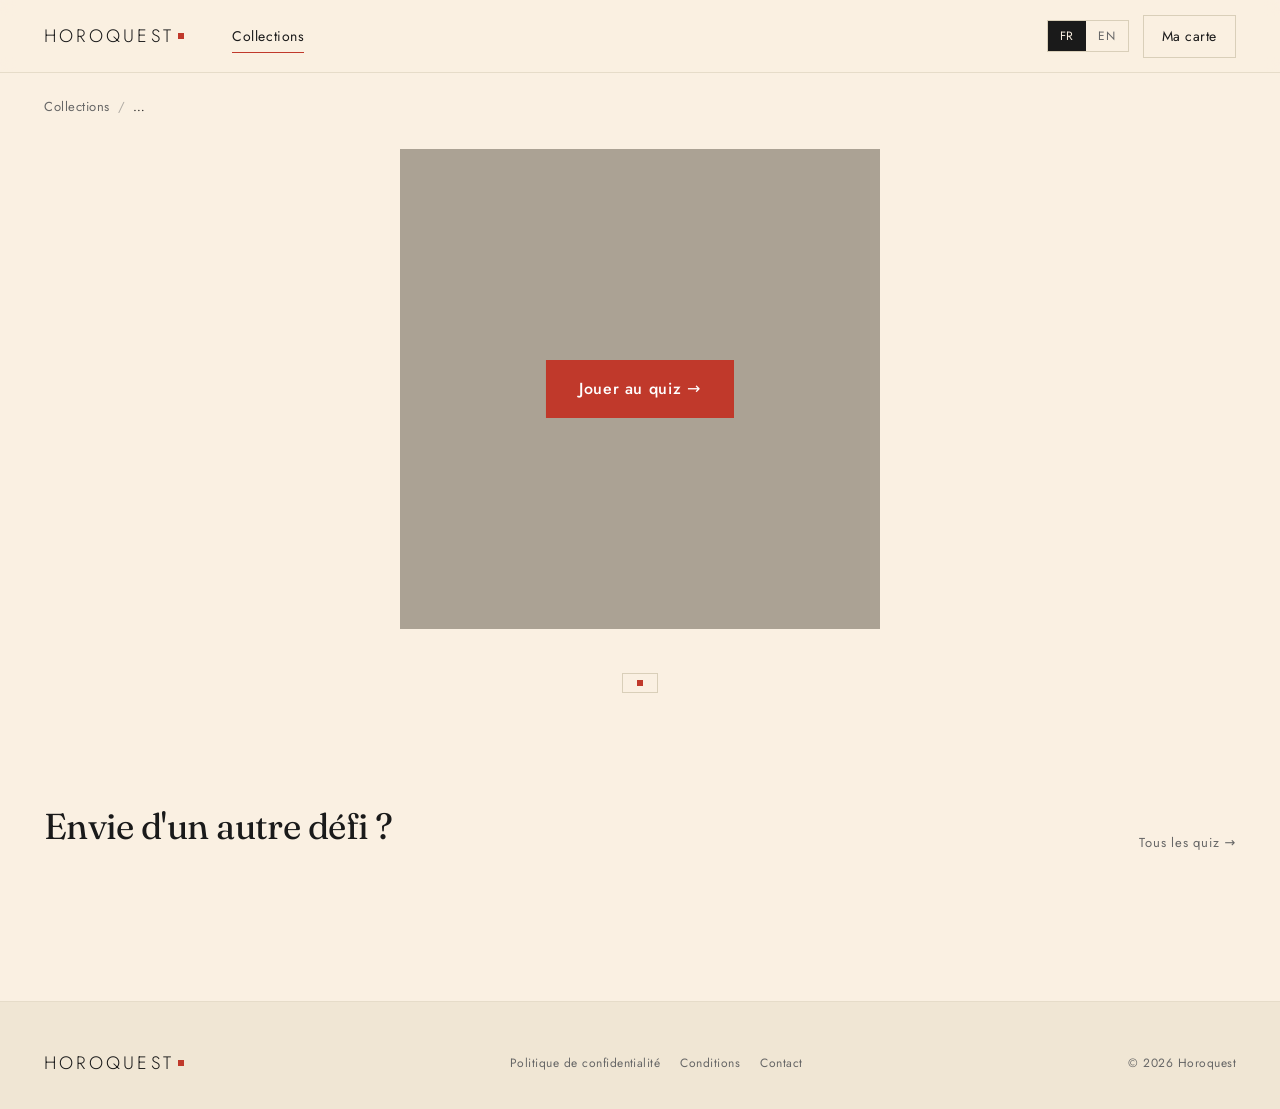
<file: fr/collections/index.html>
<!DOCTYPE html>
<html lang="fr">
<head>
<meta charset="UTF-8">
<meta name="viewport" content="width=device-width, initial-scale=1.0">
<title>Collection | HOROQUEST</title>
<meta name="description" content="Découvrez la collection et lancez le quiz. Dix questions, une explication à chaque réponse.">
<link rel="icon" href="/icon.svg" type="image/svg+xml">
<link rel="icon" href="/icon-192.png" type="image/png" sizes="192x192">
<link rel="apple-touch-icon" href="/icon-192.png">
<meta property="og:type" content="website">
<meta property="og:site_name" content="HOROQUEST">
<meta property="og:title" content="Collection | HOROQUEST">
<meta property="og:description" content="Découvrez la collection et lancez le quiz. Dix questions, une explication à chaque réponse.">
<meta property="og:url" content="https://horoquest.app/fr/collections/">
<meta property="og:image" content="https://horoquest.app/assets/horace-512.png">
<meta property="og:locale" content="fr_FR">
<meta name="twitter:card" content="summary">
<link rel="stylesheet" href="../../assets/styles.css?v=12">
</head>
<body>

<header class="site-header">
  <div class="container">
    <a href="/" class="logo" aria-label="Horoquest, accueil">HOROQUEST<span class="dot"></span></a>
    <nav class="nav-center" aria-label="Principale">
      <a href="/#collections" class="active">Collections</a>
    </nav>
    <div class="nav-right">
      <div class="lang-toggle" role="group" aria-label="Langue">
        <a href="/fr/collections/" class="lang-btn on" id="langFR">FR</a>
        <a href="/en/collections/" class="lang-btn" id="langEN">EN</a>
      </div>
      <a href="/fr/carte/" class="btn btn-ghost">Ma carte</a>
      <button class="burger" aria-label="Menu"><span></span></button>
    </div>
  </div>
  <div class="mobile-menu" id="mobileMenu">
    <nav class="mobile-menu-nav" aria-label="Mobile">
      <a href="/#collections">Collections</a>
      <a href="/fr/carte/" class="mobile-login">Ma carte</a>
    </nav>
    <div class="mobile-menu-lang">
      <div class="lang-toggle">
        <a href="/fr/collections/" class="lang-btn on" id="mLangFR">FR</a>
        <a href="/en/collections/" class="lang-btn" id="mLangEN">EN</a>
      </div>
    </div>
  </div>
</header>

<main>
  <div class="container">
    <nav class="breadcrumb" aria-label="Fil d'ariane">
      <a href="/#collections">Collections</a>
      <span class="sep">/</span>
      <span class="current" id="breadcrumbName">…</span>
    </nav>
  </div>

  <section class="coll-hero">
    <div class="container">
      <div class="coll-hero-image" id="heroImage">
        <a href="#" class="coll-hero-play btn btn-primary btn-lg" id="playBtn">Jouer au quiz →</a>
      </div>
      <div class="coll-hero-meta">
        <span class="pill" id="pillCount"></span>
        <h1 style="margin-top:18px;" id="collName"></h1>
        <p class="desc" id="collDesc"></p>
      </div>
    </div>
  </section>

  <section class="section" style="padding-top:32px;">
    <div class="container">
      <div class="section-head">
        <h2>Envie d'un autre défi ?</h2>
        <a href="/#collections" class="meta" style="text-decoration:none;">Tous les quiz →</a>
      </div>
      <div class="coll-grid" id="otherGrid"></div>
    </div>
  </section>
</main>

<footer class="site-footer">
  <div class="container">
    <div class="footer-bottom">
      <div class="logo">HOROQUEST<span class="dot"></span></div>
      <nav>
        <a href="/privacy.html">Politique de confidentialité</a>
        <a href="#">Conditions</a>
        <a href="#">Contact</a>
      </nav>
      <div>© 2026 Horoquest</div>
    </div>
  </div>
</footer>

<script>
const SUPABASE_URL = 'https://bqnawfnkukcbqkujsskr.supabase.co';
const SUPABASE_KEY = 'eyJhbGciOiJIUzI1NiIsInR5cCI6IkpXVCJ9.eyJpc3MiOiJzdXBhYmFzZSIsInJlZiI6ImJxbmF3Zm5rdWtjYnFrdWpzc2tyIiwicm9sZSI6ImFub24iLCJpYXQiOjE3NzE1ODQ5NDAsImV4cCI6MjA4NzE2MDk0MH0.VeSr_1gEnsn3P0_cmQBcOkJNDpUe1rbIAD8E7nSbxQM';
const headers = { 'apikey': SUPABASE_KEY, 'Authorization': 'Bearer ' + SUPABASE_KEY };

const params = new URLSearchParams(location.search);
const slug = params.get('slug') || location.pathname.split('/').pop().replace('.html', '');

async function load() {
  const res = await fetch(`${SUPABASE_URL}/rest/v1/themes?select=*&slug=eq.${slug}`, { headers });
  const themes = await res.json();
  if (!themes.length) { document.title = 'Collection introuvable'; return; }
  const theme = themes[0];

  document.title = theme.name + ' | HOROQUEST';
  document.getElementById('breadcrumbName').textContent = theme.name;
  document.getElementById('collName').textContent = theme.name + '.';
  document.getElementById('collDesc').textContent = theme.description;
  document.getElementById('playBtn').href = '../jeu/?slug=' + theme.slug;

  document.getElementById('langFR').href = '/fr/collections/?slug=' + theme.slug;
  document.getElementById('langEN').href = '/en/collections/?slug=' + theme.slug;
  document.getElementById('mLangFR').href = '/fr/collections/?slug=' + theme.slug;
  document.getElementById('mLangEN').href = '/en/collections/?slug=' + theme.slug;

  // Count questions
  const qRes = await fetch(`${SUPABASE_URL}/rest/v1/questions?select=id&theme_slugs=cs.{${theme.filter_value}}`, { headers });
  const qs = await qRes.json();
  const count = Array.isArray(qs) ? qs.length : 0;
  document.getElementById('pillCount').textContent = count + ' questions';

  // Hero image
  if (theme.image_url) {
    const img = document.createElement('img');
    img.src = theme.image_url;
    img.alt = theme.name;
    img.style.cssText = 'width:100%;height:100%;object-fit:cover;';
    document.getElementById('heroImage').appendChild(img);
  }

  // Other collections
  const allRes = await fetch(`${SUPABASE_URL}/rest/v1/themes?select=slug,name,image_url,description&is_active=eq.true&slug=neq.${slug}&limit=4&order=sort_order`, { headers });
  const others = await allRes.json();
  const ICON_DOT = '<svg viewBox="0 0 24 24" fill="currentColor"><circle cx="12" cy="12" r="3"/></svg>';
  document.getElementById('otherGrid').innerHTML = others.map(c => `
    <a class="coll-card" href="?slug=${c.slug}">
      <div class="coll-thumb">${c.image_url ? `<img src="${c.image_url}" alt="${c.name}" style="width:100%;height:100%;object-fit:cover;">` : ''}</div>
      <h3 class="coll-title">${c.name}</h3>
    </a>
  `).join('');
}
load();
</script>
<script src="../../assets/menu.js"></script>

</body>
</html>
</file>
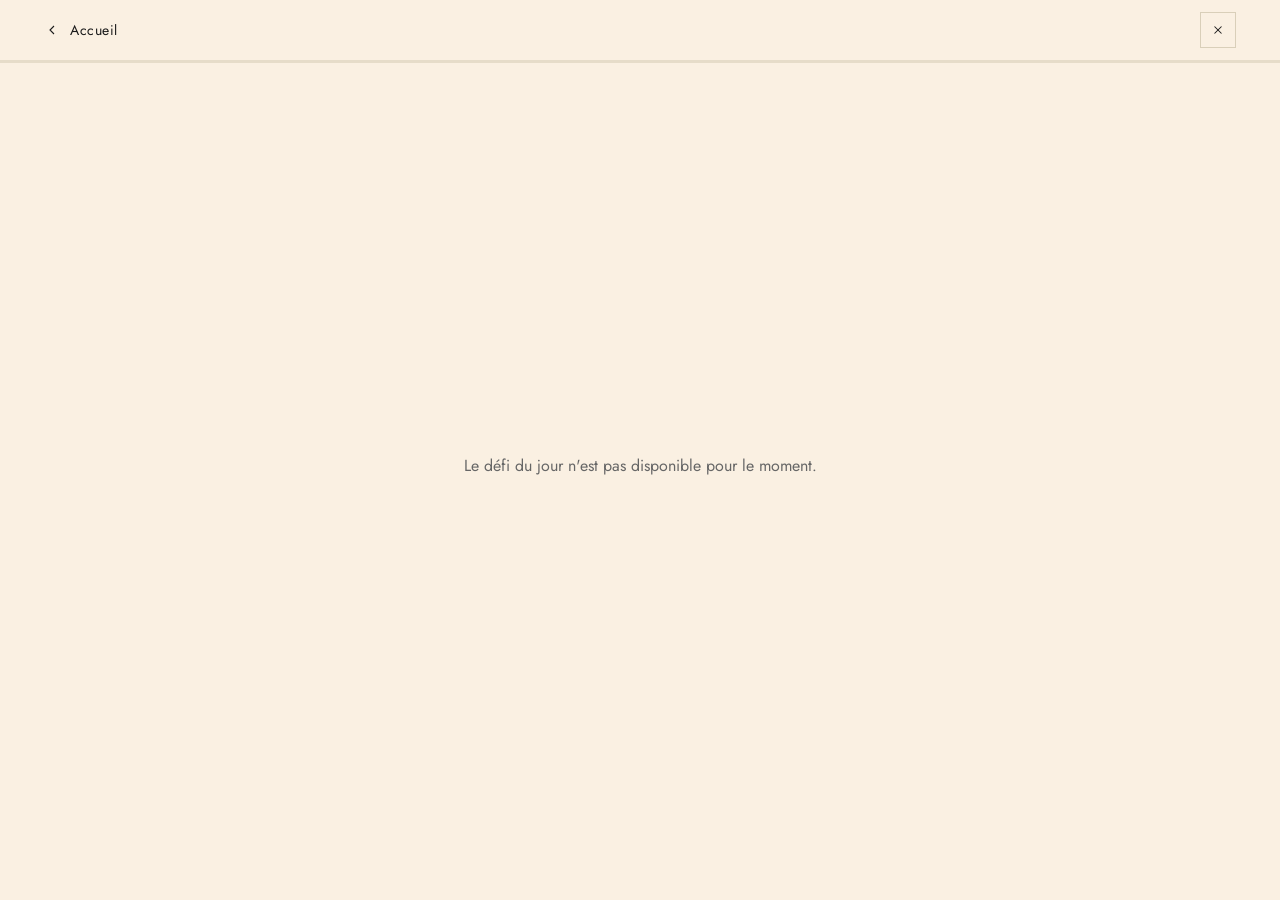
<file: fr/defi/index.html>
<!DOCTYPE html>
<html lang="fr">
<head>
<meta charset="UTF-8">
<meta name="viewport" content="width=device-width, initial-scale=1.0">
<title>Défi du jour | HOROQUEST</title>
<meta name="description" content="Cinq questions inédites chaque jour. Revenez demain, Maître Horace vous attend.">
<link rel="icon" href="/icon.svg" type="image/svg+xml">
<link rel="icon" href="/icon-192.png" type="image/png" sizes="192x192">
<link rel="apple-touch-icon" href="/icon-192.png">
<meta property="og:type" content="website">
<meta property="og:site_name" content="HOROQUEST">
<meta property="og:title" content="Défi du jour | HOROQUEST">
<meta property="og:description" content="Cinq questions inédites chaque jour. Revenez demain, Maître Horace vous attend.">
<meta property="og:url" content="https://horoquest.app/fr/defi/">
<meta property="og:image" content="https://horoquest.app/assets/horace-512.png">
<meta property="og:locale" content="fr_FR">
<meta name="twitter:card" content="summary">
<link rel="stylesheet" href="../../assets/styles.css?v=12">
<style>
/* --- Défi du jour : styles spécifiques --- */
.daily-eyebrow { font-size: 13px; letter-spacing: .08em; text-transform: uppercase; color: var(--accent); font-weight: 600; }
.streak-badge {
  display: inline-flex; align-items: center; gap: 6px;
  font-size: 14px; font-weight: 600; color: var(--ink);
  background: var(--card); border: 1px solid var(--border-strong);
  padding: 5px 12px; line-height: 1;
}
.streak-badge .flame { width: 15px; height: 15px; color: var(--accent); }
.daily-intro { text-align: center; padding: 8px 0 22px; }
.daily-intro h1 { font-size: clamp(26px, 6vw, 38px); margin: 6px 0 4px; }
.daily-intro p { color: var(--ink-soft); margin: 0; }

.daily-grid { display: flex; gap: 8px; justify-content: center; margin: 14px 0 18px; }
.daily-grid .cell { width: 34px; height: 34px; }
.daily-grid .cell.ok { background: var(--good); }
.daily-grid .cell.no { background: var(--accent); }
.daily-streak { color: var(--ink-soft); margin: 4px 0 2px; }
.daily-streak strong { color: var(--ink); }
.daily-next {
  margin: 24px auto 4px; max-width: 320px; text-align: center;
  border-top: 1px solid var(--border); padding-top: 20px;
}
.daily-countdown-label { font-size: 13px; color: var(--ink-soft); letter-spacing: .04em; }
.daily-countdown { font-size: 30px; font-weight: 600; font-variant-numeric: tabular-nums; margin-top: 4px; }
.daily-locked-note { color: var(--ink-soft); font-size: 14px; margin: 4px 0 0; }
/* Centrage propre des actions de résultat (colonne centrée) */
#quizEnd .result-actions,
#quizEnd .result-buttons { justify-content: center; }
#quizEnd .result-actions { margin-bottom: 0; }
.rubis-reveal { margin: 0 0 18px; }
.rubis-gain { display: inline-flex; align-items: center; gap: 9px; font-size: 22px; font-weight: 700; color: var(--ink); font-feature-settings: "tnum" 1; }
.rubis-gem { width: 24px; height: 24px; flex: none; display: inline-block; line-height: 0; transform-origin: center; }
.rubis-gem svg { width: 100%; height: 100%; display: block; }
.rubis-gem.sparkle { animation: rubisPop .7s cubic-bezier(.2,.8,.2,1); }
@keyframes rubisPop { 0% { transform: scale(.4); opacity: 0; } 60% { transform: scale(1.15); opacity: 1; } 100% { transform: scale(1); } }
.rubis-total { display: block; font-size: 14px; color: var(--ink-soft); margin-top: 5px; }
.rank-reveal { margin: 0 0 12px; }
.rank-status { font-size: 13px; color: var(--ink-soft); }
.rank-promo { margin: 0 auto 14px; max-width: 420px; padding: 16px; border-left: 2px solid var(--accent); background: var(--bg-soft); text-align: center; }
.rank-promo::before { content: ''; display: block; width: 48px; height: 48px; border-radius: 50%; margin: 0 auto 10px; background: url('../../assets/horace-512.png') center / cover; box-shadow: var(--shadow-sm); }
.rank-promo .rank-quote { display: block; font-style: italic; font-size: 16px; line-height: 1.5; color: var(--ink); }
.rank-promo .rank-by { display: block; margin-top: 6px; font-size: 11px; letter-spacing: .14em; text-transform: uppercase; color: var(--accent); }
.ranked-up .rank-promo { animation: rankIn .5s ease both; }
@keyframes rankIn { from { opacity: 0; transform: translateY(6px); } to { opacity: 1; transform: none; } }
</style>
</head>
<body class="quiz-page">

<header class="quiz-header">
  <div class="container">
    <a class="quiz-back" href="/">
      <svg viewBox="0 0 24 24" fill="none" stroke="currentColor" stroke-width="1.6"><polyline points="15 18 9 12 15 6"/></svg>
      <span>Accueil</span>
    </a>
    <div class="streak-badge" id="streakBadge" hidden><svg class="flame" viewBox="0 0 24 24" fill="none" stroke="currentColor" stroke-width="1.6"><path d="M8.5 14.5A2.5 2.5 0 0 0 11 12c0-1.38-.5-2-1-3-1.072-2.143-.224-4.054 2-6 .5 2.5 2 4.9 4 6.5 2 1.6 3 3.5 3 5.5a7 7 0 1 1-14 0c0-1.153.433-2.294 1-3a2.5 2.5 0 0 0 2.5 2.5z"/></svg><span id="streakBadgeNum">0</span></div>
    <a class="quiz-close" href="/" aria-label="Fermer">
      <svg width="14" height="14" viewBox="0 0 24 24" fill="none" stroke="currentColor" stroke-width="1.8"><line x1="6" y1="6" x2="18" y2="18"/><line x1="6" y1="18" x2="18" y2="6"/></svg>
    </a>
  </div>
  <div class="quiz-progress" aria-hidden="true"><div class="bar" id="progBar" style="width:0%;"></div></div>
</header>

<main class="quiz-main">
  <div class="container">

    <div id="loading" style="text-align:center;padding:60px 0;color:var(--ink-soft);">
      Préparation du défi du jour…
    </div>

    <div id="quizContent" hidden>
      <div class="q-num">Question <strong id="qNum">1</strong>/5</div>
      <h1 class="q-text" id="qText"></h1>
      <div class="q-image" id="qImage" hidden></div>
      <div class="answers" id="answers"></div>
      <div class="explain" id="explain" hidden></div>
      <div class="next-row" id="nextRow" hidden>
        <button class="btn btn-primary" id="nextBtn">Question suivante →</button>
      </div>
    </div>

    <div id="quizEnd" hidden>
      <div class="result-body" style="text-align:center;max-width:480px;margin:0 auto;padding-top:24px;">
        <div class="daily-eyebrow" id="resultEyebrow">Défi du jour</div>
        <div class="daily-grid" id="dailyGrid"></div>
        <div class="score"><span id="finalScore">0</span><span class="max">/5</span></div>
        <div class="score-label" id="scoreLabel"></div>
        <div class="result-avg" id="resultAvg"></div>
        <div class="ordre-block">
          <div class="ordre-kicker">L'Ordre du Spiral</div>
          <div class="rubis-reveal" id="rubisReveal" hidden>
            <span class="rubis-gain">
              <span class="rubis-gem" aria-hidden="true"></span>
              +<span id="rubisGain">0</span> rubis
            </span>
            <span class="rubis-total" id="rubisTotalLine"></span>
          </div>
          <div class="rank-reveal" id="rankReveal" hidden>
            <div class="rank-promo" id="rankPromo" hidden></div>
            <div class="rank-gauge">
              <div class="rank-gauge-head"><span class="rank-now" id="rankNow"></span><span class="rank-next" id="rankNext"></span></div>
              <div class="rank-bar"><span class="rank-bar-fill" id="rankBarFill"></span></div>
              <div class="rank-foot" id="rankFoot"></div>
            </div>
          </div>
          <div class="daily-streak" id="dailyStreak"></div>
          <a class="btn btn-ghost hq-card-link" href="/fr/carte/" style="margin-top:16px;">Voir ma carte de membre</a>
        </div>
        <div class="result-actions">
          <button class="btn btn-primary result-share" id="shareBtn">
            <svg width="18" height="18" viewBox="0 0 24 24" fill="none" stroke="currentColor" stroke-width="1.6"><path d="M4 12v7a2 2 0 002 2h12a2 2 0 002-2v-7"/><polyline points="16 6 12 2 8 6"/><line x1="12" y1="2" x2="12" y2="15"/></svg>
            Partager mon résultat
          </button>
        </div>
        <div class="daily-next">
          <div class="daily-countdown-label">Nouveau défi dans</div>
          <div class="daily-countdown" id="countdown">--:--:--</div>
        </div>
        <div class="result-buttons" style="margin-top:18px;">
          <a href="/" class="btn btn-ghost">Jouer une collection</a>
        </div>
        <div class="email-capture" id="emailCapture" hidden>
          <div class="email-capture-inner">
            <div class="email-capture-text">
              <strong>Ne ratez jamais le défi du jour</strong>
              <p>Rejoignez les passionnés qui reçoivent le défi et une anecdote horlogère chaque jour. Pas de spam.</p>
            </div>
            <form class="email-capture-form" id="emailForm" novalidate>
              <input type="email" id="emailInput" name="email" placeholder="votre@email.com" required autocomplete="email">
              <button type="submit" class="btn btn-primary" id="emailSubmit">Je m'inscris</button>
            </form>
            <div class="email-capture-note" id="emailNote">Désinscription en un clic.</div>
          </div>
        </div>
      </div>
    </div>

  </div>
</main>

<script src="../../assets/quest.js?v=3"></script>
<script>
const SUPABASE_URL = 'https://bqnawfnkukcbqkujsskr.supabase.co';
const SUPABASE_KEY = 'eyJhbGciOiJIUzI1NiIsInR5cCI6IkpXVCJ9.eyJpc3MiOiJzdXBhYmFzZSIsInJlZiI6ImJxbmF3Zm5rdWtjYnFrdWpzc2tyIiwicm9sZSI6ImFub24iLCJpYXQiOjE3NzE1ODQ5NDAsImV4cCI6MjA4NzE2MDk0MH0.VeSr_1gEnsn3P0_cmQBcOkJNDpUe1rbIAD8E7nSbxQM';
const headers = { 'apikey': SUPABASE_KEY, 'Authorization': 'Bearer ' + SUPABASE_KEY };

const DAILY_COUNT = 5;
const STORE_KEY = 'hq_daily';

// MailerLite : groupe "Passionnés Horoquest", formulaire "Capture page résultat"
const ML_ACCOUNT = '2398064';
const ML_FORM = '189107300234954370';

// Date du jour en fuseau Paris, format YYYY-MM-DD (le même défi pour tout le monde)
function parisDate(d) {
  return new Intl.DateTimeFormat('fr-CA', { timeZone: 'Europe/Paris', year: 'numeric', month: '2-digit', day: '2-digit' }).format(d || new Date());
}
const todayStr = parisDate();
const dateLabel = new Intl.DateTimeFormat('fr-FR', { timeZone: 'Europe/Paris', day: 'numeric', month: 'long' }).format(new Date());

// Générateur pseudo-aléatoire déterministe (même tirage pour une date donnée)
function mulberry32(a) {
  return function() {
    a |= 0; a = a + 0x6D2B79F5 | 0;
    let t = Math.imul(a ^ a >>> 15, 1 | a);
    t = t + Math.imul(t ^ t >>> 7, 61 | t) ^ t;
    return ((t ^ t >>> 14) >>> 0) / 4294967296;
  };
}
function seededShuffle(arr, rnd) {
  const a = [...arr];
  for (let i = a.length - 1; i > 0; i--) {
    const j = Math.floor(rnd() * (i + 1));
    [a[i], a[j]] = [a[j], a[i]];
  }
  return a;
}

function readStore() { try { return JSON.parse(localStorage.getItem(STORE_KEY)) || {}; } catch(e) { return {}; } }
function writeStore(o) { try { localStorage.setItem(STORE_KEY, JSON.stringify(o)); } catch(e) {} }

let questions = [];
let current = 0;
let results = [];
const store = readStore();

// Badge de série dans le header
if (store.streak > 0 && store.lastPlayed) {
  const yesterday = parisDate(new Date(Date.now() - 86400000));
  if (store.lastPlayed === todayStr || store.lastPlayed === yesterday) {
    document.getElementById('streakBadge').hidden = false;
    document.getElementById('streakBadgeNum').textContent = store.streak;
  }
}

async function init() {
  // Déjà joué aujourd'hui : on affiche le résultat verrouillé
  if (store.today && store.today.date === todayStr) {
    results = store.today.results;
    renderResult(store.today.score, store.streak || 1, store.best || 1, true, store.today.rubis, HQ.getRubis(), HQ.getRubis());
    return;
  }
  try {
    const url = `${SUPABASE_URL}/rest/v1/questions?select=id,text,explanation,difficulty,image_url,theme_slugs,answers(id,text,is_correct)&order=id&limit=1000`;
    const res = await fetch(url, { headers });
    let data = await res.json();
    if (!Array.isArray(data)) throw new Error('Invalid response');
    data = data.filter(q => q.answers && q.answers.length === 4 && q.answers.some(a => a.is_correct));
    if (data.length < DAILY_COUNT) throw new Error('Pas assez de questions');

    const rnd = mulberry32(parseInt(todayStr.replace(/-/g, ''), 10));
    questions = seededShuffle(data, rnd).slice(0, DAILY_COUNT);
    questions.forEach(q => { q._answers = seededShuffle(q.answers, rnd); });

    showQuestion();
  } catch (e) {
    document.getElementById('loading').textContent = 'Le défi du jour n\'est pas disponible pour le moment.';
    console.error(e);
  }
}

function showQuestion() {
  document.getElementById('loading').hidden = true;
  document.getElementById('quizContent').hidden = false;
  document.getElementById('quizEnd').hidden = true;

  const q = questions[current];
  document.getElementById('qNum').textContent = current + 1;
  document.getElementById('qText').textContent = q.text;
  const qImg = document.getElementById('qImage');
  if (q.image_url) {
    qImg.hidden = false;
    qImg.innerHTML = `<img src="${q.image_url}" alt="">`;
  } else {
    qImg.hidden = true;
    qImg.innerHTML = '';
  }
  document.getElementById('progBar').style.width = (current / DAILY_COUNT * 100) + '%';
  const explain = document.getElementById('explain');
  explain.hidden = true;
  explain.classList.remove('visible');
  document.getElementById('nextRow').hidden = true;

  const answersDiv = document.getElementById('answers');
  const letters = ['A', 'B', 'C', 'D'];
  answersDiv.innerHTML = q._answers.map((a, i) => `
    <button class="answer" data-i="${i}" data-correct="${a.is_correct}">
      <span class="letter">${letters[i]}</span>
      <span>${a.text}</span>
    </button>
  `).join('');

  answersDiv.querySelectorAll('.answer').forEach(btn => {
    btn.addEventListener('click', () => handleAnswer(btn));
  });
}

function handleAnswer(btn) {
  const buttons = document.querySelectorAll('.answer');
  if (btn.disabled) return;
  buttons.forEach(b => b.disabled = true);

  const isCorrect = btn.dataset.correct === 'true';
  results[current] = isCorrect;
  let correctBtn = null;

  if (isCorrect) {
    btn.classList.add('correct');
    correctBtn = btn;
  } else {
    btn.classList.add('incorrect');
    buttons.forEach(b => {
      if (b.dataset.correct === 'true') {
        b.classList.add('reveal-correct');
        correctBtn = b;
      }
    });
  }

  const q = questions[current];

  if (correctBtn) {
    if (!isCorrect) {
      const wrongText = btn.querySelector('span:not(.letter)').textContent;
      const wrongDiv = document.createElement('div');
      wrongDiv.className = 'answer-wrong-recall';
      wrongDiv.innerHTML = '<span class="wrong-label">Votre réponse</span>' + wrongText;
      correctBtn.insertBefore(wrongDiv, correctBtn.querySelector('.letter').nextSibling);
    }
    if (q.explanation) {
      const explainDiv = document.createElement('div');
      explainDiv.className = 'answer-explain';
      explainDiv.textContent = q.explanation;
      correctBtn.appendChild(explainDiv);
    }
  }

  setTimeout(() => {
    buttons.forEach(b => { if (b !== correctBtn) b.classList.add('fade-out'); });
    correctBtn.classList.add('expanded');
    setTimeout(() => {
      const inner = correctBtn.querySelector('.answer-explain');
      if (inner) inner.classList.add('show');
      document.getElementById('nextRow').hidden = false;
    }, 300);
  }, 500);

  document.getElementById('progBar').style.width = ((current + 1) / DAILY_COUNT * 100) + '%';
}

document.getElementById('nextBtn').addEventListener('click', () => {
  current++;
  if (current < questions.length) {
    showQuestion();
  } else {
    finish();
  }
});

function finish() {
  const score = results.filter(Boolean).length;
  const yesterday = parisDate(new Date(Date.now() - 86400000));
  const streak = (store.lastPlayed === yesterday) ? (store.streak || 0) + 1 : 1;
  const best = Math.max(store.best || 0, streak);

  // Rubis : attribues une seule fois (ici), pas au re-affichage du resultat verrouille
  const correctQs = questions.filter((q, i) => results[i]);
  const rubisBefore = HQ.getRubis();
  const rubisGain = HQ.computeRubis(correctQs, DAILY_COUNT);
  const rubisTotal = HQ.addRubis(rubisGain);
  correctQs.forEach(q => { (q.theme_slugs || []).forEach(sl => HQ.recordMastery(sl, [q.id])); });

  writeStore({ ...store, lastPlayed: todayStr, streak, best, today: { date: todayStr, results, score, rubis: rubisGain } });
  saveScore(score);
  renderResult(score, streak, best, false, rubisGain, rubisBefore, rubisTotal);
}

function renderGrid() {
  document.getElementById('dailyGrid').innerHTML =
    results.map(r => `<span class="cell ${r ? 'ok' : 'no'}"></span>`).join('');
}
function shareGrid() {
  return results.map(r => r ? '■' : '□').join('');
}

function renderResult(score, streak, best, alreadyPlayed, rubisGain, rubisBefore, rubisTotal) {
  document.getElementById('loading').hidden = true;
  document.getElementById('quizContent').hidden = true;
  document.getElementById('quizEnd').hidden = false;
  document.getElementById('progBar').style.width = '100%';

  document.getElementById('resultEyebrow').textContent = 'Défi du jour · ' + dateLabel;
  renderGrid();
  document.getElementById('finalScore').textContent = score;

  const pct = score / DAILY_COUNT;
  const label = pct >= 1 ? 'Sans-faute, chapeau !' :
                pct >= 0.8 ? 'L\'œil du connaisseur' :
                pct >= 0.6 ? 'Bien joué' :
                pct >= 0.4 ? 'Pas mal' : 'Revenez demain pour vous rattraper';
  document.getElementById('scoreLabel').textContent = label;

  if (typeof rubisGain === 'number') {
    revealRubis(rubisGain, rubisTotal);
    revealRank(rubisBefore, rubisTotal);
  }

  const streakEl = document.getElementById('dailyStreak');
  if (streak > 1) {
    streakEl.innerHTML = `Réserve de marche : <strong>${streak} jours</strong>` + (best > streak ? ` · record ${best}` : '');
  } else {
    streakEl.innerHTML = `Revenez demain pour remonter votre réserve de marche`;
  }

  document.getElementById('streakBadge').hidden = false;
  document.getElementById('streakBadgeNum').textContent = streak;

  fetchAverage();
  startCountdown();
  showEmailCapture();

  document.getElementById('shareBtn').onclick = async () => {
    const text = `HOROQUEST · Défi du jour ${dateLabel}\n${shareGrid()}\n${score}/${DAILY_COUNT} · Réserve de marche ${streak}\nhttps://horoquest.app/fr/defi/`;
    if (navigator.share) {
      try { await navigator.share({ title: 'HOROQUEST', text }); } catch(e) {}
    } else {
      try {
        await navigator.clipboard.writeText(text);
        const span = document.getElementById('shareBtn').querySelector('span') || document.getElementById('shareBtn');
        // Le bouton contient un SVG + texte : on remplace juste le libellé
        const btn = document.getElementById('shareBtn');
        const old = btn.innerHTML;
        btn.innerHTML = 'Copié !';
        setTimeout(() => { btn.innerHTML = old; }, 1600);
      } catch(e) {}
    }
  };
}

async function saveScore(score) {
  try {
    await fetch(`${SUPABASE_URL}/rest/v1/scores`, {
      method: 'POST',
      headers: { ...headers, 'Content-Type': 'application/json' },
      body: JSON.stringify({
        correct_count: score,
        total_questions: DAILY_COUNT,
        theme_slug: 'daily-' + todayStr,
        mode: 'daily',
        score: Math.round((score / DAILY_COUNT) * 100)
      })
    });
  } catch(e) {}
}

async function fetchAverage() {
  try {
    const res = await fetch(`${SUPABASE_URL}/rest/v1/scores?select=correct_count,total_questions&theme_slug=eq.daily-${todayStr}`, { headers });
    const scores = await res.json();
    if (Array.isArray(scores) && scores.length > 0) {
      const avg = scores.reduce((s, x) => s + (x.correct_count / x.total_questions) * 100, 0) / scores.length;
      const n = scores.length;
      document.getElementById('resultAvg').textContent =
        `${n} passionnés ont relevé le défi aujourd'hui · moyenne ${avg.toFixed(0)}%`;
    }
  } catch(e) {}
}

function parisSecondsOfDay() {
  const parts = new Intl.DateTimeFormat('en-GB', { timeZone: 'Europe/Paris', hour12: false, hour: '2-digit', minute: '2-digit', second: '2-digit' }).format(new Date());
  const [h, m, s] = parts.split(':').map(Number);
  return h * 3600 + m * 60 + s;
}
function startCountdown() {
  const el = document.getElementById('countdown');
  function tick() {
    let rem = 86400 - parisSecondsOfDay();
    if (rem < 0) rem = 0;
    const h = String(Math.floor(rem / 3600)).padStart(2, '0');
    const m = String(Math.floor((rem % 3600) / 60)).padStart(2, '0');
    const s = String(rem % 60).padStart(2, '0');
    el.textContent = `${h}:${m}:${s}`;
    if (rem === 0) location.reload();
  }
  tick();
  setInterval(tick, 1000);
}

function revealRubis(gain, total) {
  const box = document.getElementById('rubisReveal');
  if (!box) return;
  box.hidden = false;
  const totalLine = document.getElementById('rubisTotalLine');
  if (totalLine) totalLine.textContent = 'Total ' + total.toLocaleString('fr-FR') + ' rubis';
  const gainEl = document.getElementById('rubisGain');
  const dur = 800, t0 = performance.now();
  (function tick(now) {
    const p = Math.min(1, (now - t0) / dur);
    const eased = 1 - Math.pow(1 - p, 3);
    gainEl.textContent = Math.round(eased * gain);
    if (p < 1) requestAnimationFrame(tick);
    else gainEl.textContent = gain;
  })(performance.now());
  const gem = box.querySelector('.rubis-gem');
  if (gem) { gem.innerHTML = HQ.gem; gem.classList.remove('sparkle'); void gem.offsetWidth; gem.classList.add('sparkle'); }
}

function revealRank(before, after) {
  const box = document.getElementById('rankReveal');
  if (!box) return;
  box.hidden = false;
  const info = HQ.rankInfo(after);
  const up = HQ.rankUp(before, after);
  const promo = document.getElementById('rankPromo');
  if (up) {
    box.classList.add('ranked-up');
    promo.hidden = false;
    promo.innerHTML = '<span class="rank-quote">' + up.line + '</span><span class="rank-by">Maître Horace</span>';
  } else {
    box.classList.remove('ranked-up');
    promo.hidden = true;
  }
  document.getElementById('rankNow').textContent = info.name;
  const fill = document.getElementById('rankBarFill');
  let pct;
  if (info.isMax) {
    document.getElementById('rankNext').textContent = 'Gardien du Temps';
    document.getElementById('rankFoot').textContent = 'Rang maximal · les 20 poinçons mènent à Gardien du Temps';
    pct = 100;
  } else {
    document.getElementById('rankNext').textContent = info.next;
    document.getElementById('rankFoot').textContent = 'encore ' + info.toNext.toLocaleString('fr-FR') + ' rubis avant ' + info.next;
    pct = Math.max(5, Math.round((after - info.min) / (info.nextMin - info.min) * 100));
  }
  requestAnimationFrame(function () { requestAnimationFrame(function () { fill.style.width = pct + '%'; }); });
}

function showEmailCapture() {
  if (ML_ACCOUNT === 'XXXXXX') return;          // pas encore configuré
  if (localStorage.getItem('hq_sub')) return;   // déjà inscrit
  const box = document.getElementById('emailCapture');
  if (box) box.hidden = false;
}

const emailForm = document.getElementById('emailForm');
if (emailForm) {
  emailForm.addEventListener('submit', async (e) => {
    e.preventDefault();
    const input = document.getElementById('emailInput');
    const btn = document.getElementById('emailSubmit');
    const note = document.getElementById('emailNote');
    const email = input.value.trim();
    if (!email || !email.includes('@')) { note.textContent = 'Entrez une adresse valide.'; return; }
    btn.disabled = true;
    btn.textContent = 'Envoi…';
    try {
      const data = new FormData();
      data.append('fields[email]', email);
      data.append('ml-submit', '1');
      data.append('anticsrf', 'true');
      await fetch(`https://assets.mailerlite.com/jsonp/${ML_ACCOUNT}/forms/${ML_FORM}/subscribe`, { method: 'POST', body: data });
      localStorage.setItem('hq_sub', '1');
      document.querySelector('#emailCapture .email-capture-inner').innerHTML =
        '<div class="email-capture-success">C\'est noté. Surveillez votre boîte mail.</div>';
    } catch (err) {
      btn.disabled = false;
      btn.textContent = 'Je m\'inscris';
      note.textContent = 'Une erreur est survenue, réessayez.';
    }
  });
}

init();
</script>
</body>
</html>
</file>
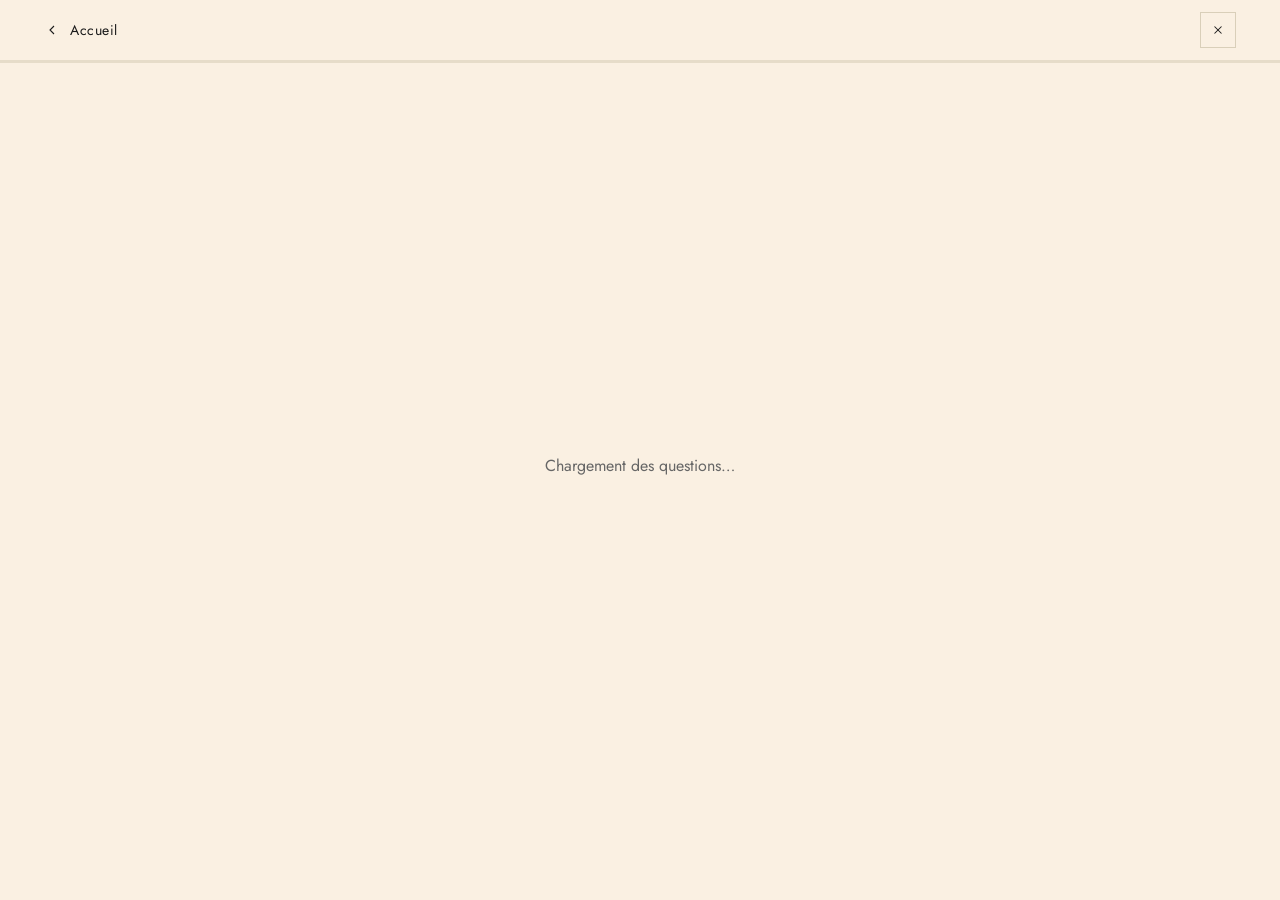
<file: fr/jeu/index.html>
<!DOCTYPE html>
<html lang="fr">
<head>
<meta charset="UTF-8">
<meta name="viewport" content="width=device-width, initial-scale=1.0">
<title>Quiz | HOROQUEST</title>
<meta name="description" content="Dix questions pour éprouver votre culture horlogère, avec une explication à chaque réponse.">
<link rel="icon" href="/icon.svg" type="image/svg+xml">
<link rel="icon" href="/icon-192.png" type="image/png" sizes="192x192">
<link rel="apple-touch-icon" href="/icon-192.png">
<meta property="og:type" content="website">
<meta property="og:site_name" content="HOROQUEST">
<meta property="og:title" content="Quiz | HOROQUEST">
<meta property="og:description" content="Dix questions pour éprouver votre culture horlogère, avec une explication à chaque réponse.">
<meta property="og:url" content="https://horoquest.app/fr/jeu/">
<meta property="og:image" content="https://horoquest.app/assets/horace-512.png">
<meta property="og:locale" content="fr_FR">
<meta name="twitter:card" content="summary">
<link rel="stylesheet" href="../../assets/styles.css?v=12">
<style>
  .rubis-reveal { margin: 0 0 18px; }
  .rubis-gain { display: inline-flex; align-items: center; gap: 9px; font-size: 22px; font-weight: 700; color: var(--ink); font-feature-settings: "tnum" 1; }
  .rubis-gem { width: 24px; height: 24px; flex: none; display: inline-block; line-height: 0; transform-origin: center; }
  .rubis-gem svg { width: 100%; height: 100%; display: block; }
  .rubis-gem.sparkle { animation: rubisPop .7s cubic-bezier(.2,.8,.2,1); }
  @keyframes rubisPop { 0% { transform: scale(.4); opacity: 0; } 60% { transform: scale(1.15); opacity: 1; } 100% { transform: scale(1); } }
  .rubis-total { display: block; font-size: 14px; color: var(--ink-soft); margin-top: 5px; }
  .rank-reveal { margin: 0; }
  .rank-status { font-size: 13px; color: var(--ink-soft); }
  .rank-promo { margin: 0 0 14px; padding: 16px; border-left: 2px solid var(--accent); background: var(--bg-soft); text-align: center; }
  .rank-promo::before { content: ''; display: block; width: 48px; height: 48px; border-radius: 50%; margin: 0 auto 10px; background: url('../../assets/horace-512.png') center / cover; box-shadow: var(--shadow-sm); }
  .rank-promo .rank-quote { display: block; font-style: italic; font-size: 16px; line-height: 1.5; color: var(--ink); }
  .rank-promo .rank-by { display: block; margin-top: 6px; font-size: 11px; letter-spacing: .14em; text-transform: uppercase; color: var(--accent); }
  .ranked-up .rank-promo { animation: rankIn .5s ease both; }
  @keyframes rankIn { from { opacity: 0; transform: translateY(6px); } to { opacity: 1; transform: none; } }
</style>
</head>
<body class="quiz-page">

<header class="quiz-header">
  <div class="container">
    <a class="quiz-back" href="/">
      <svg viewBox="0 0 24 24" fill="none" stroke="currentColor" stroke-width="1.6"><polyline points="15 18 9 12 15 6"/></svg>
      <span>Accueil</span>
    </a>
    <a class="quiz-close" href="/" aria-label="Fermer">
      <svg width="14" height="14" viewBox="0 0 24 24" fill="none" stroke="currentColor" stroke-width="1.8"><line x1="6" y1="6" x2="18" y2="18"/><line x1="6" y1="18" x2="18" y2="6"/></svg>
    </a>
  </div>
  <div class="quiz-progress" aria-hidden="true"><div class="bar" id="progBar" style="width:0%;"></div></div>
</header>

<main class="quiz-main">
  <div class="container">
    <div id="loading" style="text-align:center;padding:60px 0;color:var(--ink-soft);">
      Chargement des questions…
    </div>
    <div id="quizContent" hidden>
      <div class="q-num">Question <strong id="qNum">1</strong>/10</div>
      <h1 class="q-text" id="qText"></h1>
      <div class="q-image" id="qImage" hidden></div>
      <div class="answers" id="answers"></div>
      <div class="explain" id="explain" hidden></div>
      <div class="next-row" id="nextRow" hidden>
        <button class="btn btn-primary" id="nextBtn">Question suivante →</button>
      </div>
    </div>
    <div id="quizEnd" hidden>
      <div class="result-layout">
        <div class="result-image" id="resultImage"></div>
        <div class="result-body">
          <div class="result-eyebrow" id="resultEyebrow">Quiz terminé</div>
          <div class="result-label">Votre score</div>
          <div class="score"><span id="finalScore">0</span><span class="max">/10</span></div>
          <div class="score-label" id="scoreLabel"></div>
          <div class="result-avg" id="resultAvg"></div>
          <div class="ordre-block">
            <div class="ordre-kicker">L'Ordre du Spiral</div>
            <div class="rubis-reveal" id="rubisReveal" hidden>
              <span class="rubis-gain">
                <span class="rubis-gem" aria-hidden="true"></span>
                +<span id="rubisGain">0</span> rubis
              </span>
              <span class="rubis-total" id="rubisTotalLine"></span>
            </div>
            <div class="rank-reveal" id="rankReveal" hidden>
              <div class="rank-promo" id="rankPromo" hidden></div>
              <div class="rank-gauge">
                <div class="rank-gauge-head"><span class="rank-now" id="rankNow"></span><span class="rank-next" id="rankNext"></span></div>
                <div class="rank-bar"><span class="rank-bar-fill" id="rankBarFill"></span></div>
                <div class="rank-foot" id="rankFoot"></div>
              </div>
            </div>
            <a class="btn btn-ghost hq-card-link" href="/fr/carte/" style="margin-top:16px;">Voir ma carte de membre</a>
          </div>
          <div class="result-actions">
            <button class="btn btn-primary result-share" id="shareBtn">
              <svg width="18" height="18" viewBox="0 0 24 24" fill="none" stroke="currentColor" stroke-width="1.6"><path d="M4 12v7a2 2 0 002 2h12a2 2 0 002-2v-7"/><polyline points="16 6 12 2 8 6"/><line x1="12" y1="2" x2="12" y2="15"/></svg>
              Partager mon résultat
            </button>
            <button class="btn btn-ghost" onclick="location.reload()">Rejouer</button>
          </div>
        </div>
      </div>
      <div class="next-quiz-banner" id="nextQuiz" hidden>
        <div class="next-quiz-thumb" id="nextQuizThumb"></div>
        <div class="next-quiz-text">
          <span class="next-quiz-label">Passer au prochain quiz</span>
          <strong id="nextQuizName"></strong>
        </div>
        <a href="#" class="next-quiz-arrow" id="nextQuizLink">
          <svg width="20" height="20" viewBox="0 0 24 24" fill="none" stroke="currentColor" stroke-width="1.8"><line x1="5" y1="12" x2="19" y2="12"/><polyline points="12 5 19 12 12 19"/></svg>
        </a>
      </div>
      <div class="email-capture" id="emailCapture" hidden>
        <div class="email-capture-inner">
          <div class="email-capture-text">
            <strong>Un nouveau quiz dans votre boîte mail</strong>
            <p>Rejoignez les passionnés qui reçoivent un quiz et une anecdote horlogère. Pas de spam.</p>
          </div>
          <form class="email-capture-form" id="emailForm" novalidate>
            <input type="email" id="emailInput" name="email" placeholder="votre@email.com" required autocomplete="email">
            <button type="submit" class="btn btn-primary" id="emailSubmit">Je m'inscris</button>
          </form>
          <div class="email-capture-note" id="emailNote">En vous inscrivant, vous acceptez de recevoir nos emails. <a href="/privacy.html" style="color:inherit;text-decoration:underline;">Confidentialité</a>.</div>
        </div>
      </div>
    </div>
  </div>
</main>

<script src="../../assets/quest.js?v=3"></script>
<script>
const SUPABASE_URL = 'https://bqnawfnkukcbqkujsskr.supabase.co';
const SUPABASE_KEY = 'eyJhbGciOiJIUzI1NiIsInR5cCI6IkpXVCJ9.eyJpc3MiOiJzdXBhYmFzZSIsInJlZiI6ImJxbmF3Zm5rdWtjYnFrdWpzc2tyIiwicm9sZSI6ImFub24iLCJpYXQiOjE3NzE1ODQ5NDAsImV4cCI6MjA4NzE2MDk0MH0.VeSr_1gEnsn3P0_cmQBcOkJNDpUe1rbIAD8E7nSbxQM';
const headers = { 'apikey': SUPABASE_KEY, 'Authorization': 'Bearer ' + SUPABASE_KEY };

// MailerLite : groupe "Passionnés Horoquest", formulaire "Capture page résultat"
const ML_ACCOUNT = '2398064';
const ML_FORM = '189107300234954370';

const params = new URLSearchParams(location.search);
const slug = params.get('slug') || 'rolex';

let questions = [];
let current = 0;
let score = 0;
let correctQuestions = [];
let themeName = '';
let themeImage = '';
let nextTheme = null;

async function init() {
  const tRes = await fetch(`${SUPABASE_URL}/rest/v1/themes?select=name,filter_value,slug,image_url,sort_order&slug=eq.${slug}`, { headers });
  const themes = await tRes.json();
  if (themes.length) {
    const theme = themes[0];
    themeName = theme.name;
    themeImage = theme.image_url || '';
    document.title = 'Quiz ' + themeName + ' | HOROQUEST';
    document.getElementById('resultEyebrow').textContent = 'Quiz terminé · ' + themeName;

    const nRes = await fetch(`${SUPABASE_URL}/rest/v1/themes?select=name,slug,image_url&is_active=eq.true&sort_order=gt.${theme.sort_order}&order=sort_order&limit=1`, { headers });
    const nextThemes = await nRes.json();
    if (nextThemes.length) {
      nextTheme = nextThemes[0];
    } else {
      const firstRes = await fetch(`${SUPABASE_URL}/rest/v1/themes?select=name,slug,image_url&is_active=eq.true&slug=neq.${slug}&order=sort_order&limit=1`, { headers });
      const firsts = await firstRes.json();
      if (firsts.length) nextTheme = firsts[0];
    }

    await fetchQuestions(theme.filter_value);
  } else {
    await fetchQuestions(null);
  }
}

async function fetchQuestions(filterValue) {
  try {
    let url = `${SUPABASE_URL}/rest/v1/questions?select=id,text,explanation,difficulty,image_url,answers(id,text,is_correct)`;
    if (filterValue) url += `&theme_slugs=cs.{${filterValue}}`;
    url += '&limit=100';
    const res = await fetch(url, { headers });
    let data = await res.json();
    if (!Array.isArray(data)) throw new Error('Invalid response');
    data = data.filter(q => q.answers && q.answers.length === 4);
    for (let i = data.length - 1; i > 0; i--) {
      const j = Math.floor(Math.random() * (i + 1));
      [data[i], data[j]] = [data[j], data[i]];
    }
    questions = data.slice(0, 10);
    if (questions.length === 0) throw new Error('Aucune question pour ce thème');
    showQuestion();
  } catch (e) {
    document.getElementById('loading').textContent = 'Aucune question disponible pour ce thème.';
    console.error(e);
  }
}

function showQuestion() {
  document.getElementById('loading').hidden = true;
  document.getElementById('quizContent').hidden = false;
  document.getElementById('quizEnd').hidden = true;

  const q = questions[current];
  document.getElementById('qNum').textContent = current + 1;
  document.getElementById('qText').textContent = q.text;
  const qImg = document.getElementById('qImage');
  if (q.image_url) {
    qImg.hidden = false;
    qImg.innerHTML = `<img src="${q.image_url}" alt="">`;
  } else {
    qImg.hidden = true;
    qImg.innerHTML = '';
  }
  document.getElementById('progBar').style.width = ((current) / questions.length * 100) + '%';
  const explain = document.getElementById('explain');
  explain.hidden = true;
  explain.classList.remove('visible');
  document.getElementById('nextRow').hidden = true;

  const answersDiv = document.getElementById('answers');
  const letters = ['A', 'B', 'C', 'D'];
  const shuffled = [...q.answers];
  for (let i = shuffled.length - 1; i > 0; i--) {
    const j = Math.floor(Math.random() * (i + 1));
    [shuffled[i], shuffled[j]] = [shuffled[j], shuffled[i]];
  }

  answersDiv.innerHTML = shuffled.map((a, i) => `
    <button class="answer" data-i="${i}" data-correct="${a.is_correct}">
      <span class="letter">${letters[i]}</span>
      <span>${a.text}</span>
    </button>
  `).join('');

  answersDiv.querySelectorAll('.answer').forEach(btn => {
    btn.addEventListener('click', () => handleAnswer(btn));
  });
}

function handleAnswer(btn) {
  const buttons = document.querySelectorAll('.answer');
  if (btn.disabled) return;
  buttons.forEach(b => b.disabled = true);

  const isCorrect = btn.dataset.correct === 'true';
  let correctBtn = null;

  if (isCorrect) {
    btn.classList.add('correct');
    correctBtn = btn;
    score++;
    correctQuestions.push(questions[current]);
  } else {
    btn.classList.add('incorrect');
    buttons.forEach(b => {
      if (b.dataset.correct === 'true') {
        b.classList.add('reveal-correct');
        correctBtn = b;
      }
    });
  }

  const q = questions[current];

  if (correctBtn) {
    if (!isCorrect) {
      const wrongText = btn.querySelector('span:not(.letter)').textContent;
      const wrongDiv = document.createElement('div');
      wrongDiv.className = 'answer-wrong-recall';
      wrongDiv.innerHTML = '<span class="wrong-label">Votre réponse</span>' + wrongText;
      correctBtn.insertBefore(wrongDiv, correctBtn.querySelector('.letter').nextSibling);
    }
    if (q.explanation) {
      const explainDiv = document.createElement('div');
      explainDiv.className = 'answer-explain';
      explainDiv.textContent = q.explanation;
      correctBtn.appendChild(explainDiv);
    }
  }

  setTimeout(() => {
    buttons.forEach(b => {
      if (b !== correctBtn) b.classList.add('fade-out');
    });
    correctBtn.classList.add('expanded');

    setTimeout(() => {
      const inner = correctBtn.querySelector('.answer-explain');
      if (inner) inner.classList.add('show');
      document.getElementById('nextRow').hidden = false;
    }, 300);
  }, 500);

  document.getElementById('progBar').style.width = ((current + 1) / questions.length * 100) + '%';
}

document.getElementById('nextBtn').addEventListener('click', () => {
  current++;
  if (current < questions.length) {
    showQuestion();
  } else {
    showResult();
  }
});

function showResult() {
  document.getElementById('quizContent').hidden = true;
  document.getElementById('quizEnd').hidden = false;
  document.getElementById('finalScore').textContent = score;
  const pct = score / questions.length;
  const label = pct >= 0.9 ? 'Incollable !' :
                pct >= 0.7 ? 'L\'œil du connaisseur' :
                pct >= 0.5 ? 'Bien joué' :
                pct >= 0.3 ? 'Pas mal pour un début' : 'Tout reste à découvrir';
  document.getElementById('scoreLabel').textContent = label;

  // Rubis (Phase 1) : calcul, cumul, et enregistrement de la maitrise pour les poincons
  const rubisGain = HQ.computeRubis(correctQuestions, questions.length);
  const rubisBefore = HQ.getRubis();
  const rubisTotal = HQ.addRubis(rubisGain);
  HQ.recordMastery(slug, correctQuestions.map(q => q.id));
  revealRubis(rubisGain, rubisTotal);
  revealRank(rubisBefore, rubisTotal);

  saveScore();

  if (themeImage) {
    document.getElementById('resultImage').innerHTML = `<img src="${themeImage}" alt="${themeName}">`;
  }

  fetchAverage();

  if (nextTheme) {
    const nq = document.getElementById('nextQuiz');
    nq.hidden = false;
    document.getElementById('nextQuizName').textContent = nextTheme.name;
    document.getElementById('nextQuizLink').href = '?slug=' + nextTheme.slug;
    if (nextTheme.image_url) {
      document.getElementById('nextQuizThumb').innerHTML = `<img src="${nextTheme.image_url}" alt="${nextTheme.name}">`;
    }
  }

  showEmailCapture();

  async function saveScore() {
    try {
      await fetch(`${SUPABASE_URL}/rest/v1/scores`, {
        method: 'POST',
        headers: { ...headers, 'Content-Type': 'application/json' },
        body: JSON.stringify({
          correct_count: score,
          total_questions: questions.length,
          theme_slug: slug,
          mode: 'collection',
          score: score * 100
        })
      });
    } catch(e) {}
  }

  async function fetchAverage() {
    try {
      const res = await fetch(`${SUPABASE_URL}/rest/v1/scores?select=correct_count,total_questions&theme_slug=eq.${slug}`, { headers });
      const scores = await res.json();
      if (Array.isArray(scores) && scores.length > 0) {
        const avg = scores.reduce((sum, s) => sum + (s.correct_count / s.total_questions) * 100, 0) / scores.length;
        document.getElementById('resultAvg').textContent =
          `La moyenne est de ${avg.toFixed(1)}% de réussite pour ${scores.length} passionné${scores.length > 1 ? 's' : ''}.`;
      }
    } catch(e) {}
  }

  document.getElementById('shareBtn').addEventListener('click', async () => {
    const text = `${themeName} · ${score}/${questions.length} sur HOROQUEST !`;
    if (navigator.share) {
      try { await navigator.share({ title: 'HOROQUEST', text, url: location.href }); } catch(e) {}
    } else {
      await navigator.clipboard.writeText(text + ' ' + location.href);
      document.getElementById('shareBtn').querySelector('span') ||
        (document.getElementById('shareBtn').textContent = 'Copié !');
    }
  });
}

function revealRubis(gain, total) {
  const box = document.getElementById('rubisReveal');
  if (!box) return;
  box.hidden = false;
  const totalLine = document.getElementById('rubisTotalLine');
  if (totalLine) totalLine.textContent = 'Total ' + total.toLocaleString('fr-FR') + ' rubis';
  const gainEl = document.getElementById('rubisGain');
  const dur = 800, t0 = performance.now();
  (function tick(now) {
    const p = Math.min(1, (now - t0) / dur);
    const eased = 1 - Math.pow(1 - p, 3);
    gainEl.textContent = Math.round(eased * gain);
    if (p < 1) requestAnimationFrame(tick);
    else gainEl.textContent = gain;
  })(performance.now());
  const gem = box.querySelector('.rubis-gem');
  if (gem) { gem.innerHTML = HQ.gem; gem.classList.remove('sparkle'); void gem.offsetWidth; gem.classList.add('sparkle'); }
}

function revealRank(before, after) {
  const box = document.getElementById('rankReveal');
  if (!box) return;
  box.hidden = false;
  const info = HQ.rankInfo(after);
  const up = HQ.rankUp(before, after);
  const promo = document.getElementById('rankPromo');
  if (up) {
    box.classList.add('ranked-up');
    promo.hidden = false;
    promo.innerHTML = '<span class="rank-quote">' + up.line + '</span><span class="rank-by">Maître Horace</span>';
  } else {
    box.classList.remove('ranked-up');
    promo.hidden = true;
  }
  document.getElementById('rankNow').textContent = info.name;
  const fill = document.getElementById('rankBarFill');
  let pct;
  if (info.isMax) {
    document.getElementById('rankNext').textContent = 'Gardien du Temps';
    document.getElementById('rankFoot').textContent = 'Rang maximal · les 20 poinçons mènent à Gardien du Temps';
    pct = 100;
  } else {
    document.getElementById('rankNext').textContent = info.next;
    document.getElementById('rankFoot').textContent = 'encore ' + info.toNext.toLocaleString('fr-FR') + ' rubis avant ' + info.next;
    pct = Math.max(5, Math.round((after - info.min) / (info.nextMin - info.min) * 100));
  }
  requestAnimationFrame(function () { requestAnimationFrame(function () { fill.style.width = pct + '%'; }); });
}

function showEmailCapture() {
  if (ML_ACCOUNT === 'XXXXXX') return;          // pas encore configuré
  if (localStorage.getItem('hq_sub')) return;   // déjà inscrit
  const box = document.getElementById('emailCapture');
  if (box) box.hidden = false;
}

const emailForm = document.getElementById('emailForm');
if (emailForm) {
  emailForm.addEventListener('submit', async (e) => {
    e.preventDefault();
    const input = document.getElementById('emailInput');
    const btn = document.getElementById('emailSubmit');
    const note = document.getElementById('emailNote');
    const email = input.value.trim();
    if (!email || !email.includes('@')) { note.textContent = 'Entrez une adresse valide.'; return; }
    btn.disabled = true;
    btn.textContent = 'Envoi…';
    try {
      const data = new FormData();
      data.append('fields[email]', email);
      data.append('ml-submit', '1');
      data.append('anticsrf', 'true');
      await fetch(`https://assets.mailerlite.com/jsonp/${ML_ACCOUNT}/forms/${ML_FORM}/subscribe`, { method: 'POST', body: data });
      localStorage.setItem('hq_sub', '1');
      document.querySelector('#emailCapture .email-capture-inner').innerHTML =
        '<div class="email-capture-success">C\'est fait, vous êtes inscrit. Surveillez votre boîte mail.</div>';
    } catch (err) {
      btn.disabled = false;
      btn.textContent = 'Je m\'inscris';
      note.textContent = 'Une erreur est survenue, réessayez.';
    }
  });
}

init();
</script>
</body>
</html>
</file>
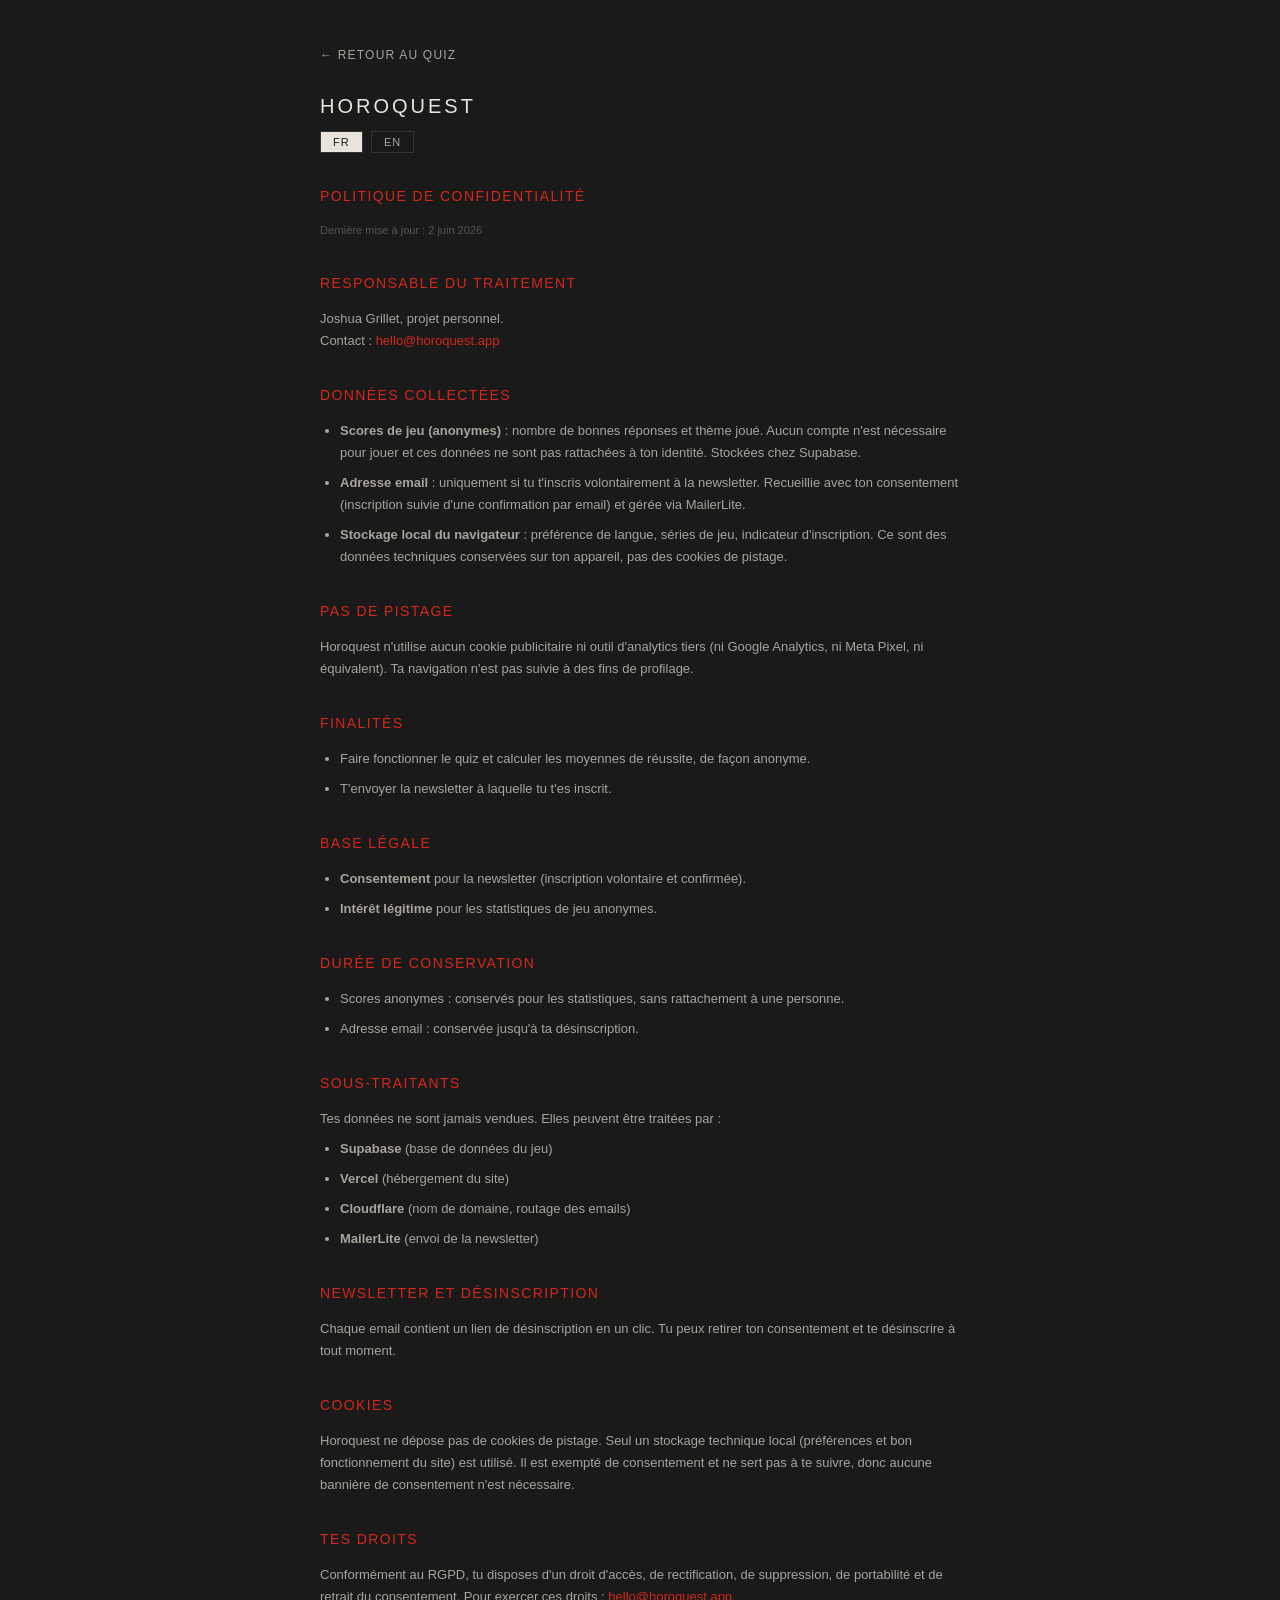
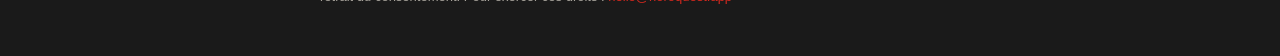
<file: privacy.html>
<!DOCTYPE html>
<html lang="fr">
<head>
<meta charset="UTF-8">
<meta name="viewport" content="width=device-width, initial-scale=1.0">
<link rel="canonical" href="https://horoquest.app/privacy.html">
<title>Politique de confidentialité | HOROQUEST</title>
<meta name="description" content="Politique de confidentialité de Horoquest.">
<link rel="icon" href="/icon.svg" type="image/svg+xml">
<link rel="icon" href="/icon-192.png" type="image/png" sizes="192x192">
<link rel="apple-touch-icon" href="/icon-192.png">
<meta property="og:type" content="website">
<meta property="og:site_name" content="HOROQUEST">
<meta property="og:title" content="Politique de confidentialité | HOROQUEST">
<meta property="og:description" content="Politique de confidentialité de Horoquest.">
<meta property="og:url" content="https://horoquest.app/privacy.html">
<meta property="og:image" content="https://horoquest.app/assets/horace-512.png">
<meta property="og:locale" content="fr_FR">
<meta name="twitter:card" content="summary">
<style>
*{box-sizing:border-box;margin:0;padding:0;-webkit-font-smoothing:antialiased}
body{font-family:'Helvetica Neue','Helvetica','Arial',sans-serif;background:#1A1A1A;color:#E8E4DC;line-height:1.7;padding:40px 20px}
.container{max-width:640px;margin:0 auto}
h1{font-size:20px;font-weight:300;letter-spacing:0.15em;text-transform:uppercase;margin-bottom:8px}
h2{font-size:14px;font-weight:500;letter-spacing:0.1em;text-transform:uppercase;margin:32px 0 12px;color:#D4281E}
p,li{font-size:13px;color:#A8A49C;margin-bottom:8px}
ul{padding-left:20px}
a{color:#D4281E;text-decoration:none}
a:hover{text-decoration:underline}
.lang{display:flex;gap:8px;margin-bottom:32px}
.lang button{padding:4px 12px;background:transparent;color:#A8A49C;border:1px solid #333;font-size:11px;font-weight:500;cursor:pointer;font-family:inherit;letter-spacing:0.1em}
.lang button.active{background:#E8E4DC;color:#1A1A1A}
.back{display:inline-block;margin-bottom:24px;font-size:12px;color:#A8A49C;letter-spacing:0.1em;text-transform:uppercase}
.section{display:none}
.section.visible{display:block}
.date{font-size:11px;color:#555;margin-bottom:24px}
</style>
</head>
<body>
<div class="container">
<a href="/" class="back">&larr; Retour au quiz</a>
<h1>HOROQUEST</h1>
<div class="lang">
<button id="btn-fr" class="active" onclick="switchLang('fr')">FR</button>
<button id="btn-en" onclick="switchLang('en')">EN</button>
</div>

<!-- FRENCH -->
<div id="fr" class="section visible">
<h2>Politique de confidentialité</h2>
<p class="date">Dernière mise à jour : 2 juin 2026</p>

<h2>Responsable du traitement</h2>
<p>Joshua Grillet, projet personnel.<br>Contact : <a href="mailto:hello@horoquest.app">hello@horoquest.app</a></p>

<h2>Données collectées</h2>
<ul>
<li><strong>Scores de jeu (anonymes)</strong> : nombre de bonnes réponses et thème joué. Aucun compte n'est nécessaire pour jouer et ces données ne sont pas rattachées à ton identité. Stockées chez Supabase.</li>
<li><strong>Adresse email</strong> : uniquement si tu t'inscris volontairement à la newsletter. Recueillie avec ton consentement (inscription suivie d'une confirmation par email) et gérée via MailerLite.</li>
<li><strong>Stockage local du navigateur</strong> : préférence de langue, séries de jeu, indicateur d'inscription. Ce sont des données techniques conservées sur ton appareil, pas des cookies de pistage.</li>
</ul>

<h2>Pas de pistage</h2>
<p>Horoquest n'utilise aucun cookie publicitaire ni outil d'analytics tiers (ni Google Analytics, ni Meta Pixel, ni équivalent). Ta navigation n'est pas suivie à des fins de profilage.</p>

<h2>Finalités</h2>
<ul>
<li>Faire fonctionner le quiz et calculer les moyennes de réussite, de façon anonyme.</li>
<li>T'envoyer la newsletter à laquelle tu t'es inscrit.</li>
</ul>

<h2>Base légale</h2>
<ul>
<li><strong>Consentement</strong> pour la newsletter (inscription volontaire et confirmée).</li>
<li><strong>Intérêt légitime</strong> pour les statistiques de jeu anonymes.</li>
</ul>

<h2>Durée de conservation</h2>
<ul>
<li>Scores anonymes : conservés pour les statistiques, sans rattachement à une personne.</li>
<li>Adresse email : conservée jusqu'à ta désinscription.</li>
</ul>

<h2>Sous-traitants</h2>
<p>Tes données ne sont jamais vendues. Elles peuvent être traitées par :</p>
<ul>
<li><strong>Supabase</strong> (base de données du jeu)</li>
<li><strong>Vercel</strong> (hébergement du site)</li>
<li><strong>Cloudflare</strong> (nom de domaine, routage des emails)</li>
<li><strong>MailerLite</strong> (envoi de la newsletter)</li>
</ul>

<h2>Newsletter et désinscription</h2>
<p>Chaque email contient un lien de désinscription en un clic. Tu peux retirer ton consentement et te désinscrire à tout moment.</p>

<h2>Cookies</h2>
<p>Horoquest ne dépose pas de cookies de pistage. Seul un stockage technique local (préférences et bon fonctionnement du site) est utilisé. Il est exempté de consentement et ne sert pas à te suivre, donc aucune bannière de consentement n'est nécessaire.</p>

<h2>Tes droits</h2>
<p>Conformément au RGPD, tu disposes d'un droit d'accès, de rectification, de suppression, de portabilité et de retrait du consentement. Pour exercer ces droits : <a href="mailto:hello@horoquest.app">hello@horoquest.app</a></p>
</div>

<!-- ENGLISH -->
<div id="en" class="section">
<h2>Privacy Policy</h2>
<p class="date">Last updated: June 2, 2026</p>

<h2>Data Controller</h2>
<p>Joshua Grillet, personal project.<br>Contact: <a href="mailto:hello@horoquest.app">hello@horoquest.app</a></p>

<h2>Data Collected</h2>
<ul>
<li><strong>Game scores (anonymous)</strong>: number of correct answers and the theme played. No account is required to play and this data is not linked to your identity. Stored with Supabase.</li>
<li><strong>Email address</strong>: only if you voluntarily subscribe to the newsletter. Collected with your consent (sign-up followed by an email confirmation) and managed via MailerLite.</li>
<li><strong>Browser local storage</strong>: language preference, game streaks, subscription flag. This is technical data kept on your device, not tracking cookies.</li>
</ul>

<h2>No tracking</h2>
<p>Horoquest uses no advertising cookies and no third-party analytics tools (no Google Analytics, no Meta Pixel, or equivalent). Your browsing is not tracked for profiling.</p>

<h2>Purposes</h2>
<ul>
<li>Run the quiz and compute success averages, anonymously.</li>
<li>Send you the newsletter you subscribed to.</li>
</ul>

<h2>Legal Basis</h2>
<ul>
<li><strong>Consent</strong> for the newsletter (voluntary, confirmed sign-up).</li>
<li><strong>Legitimate interest</strong> for anonymous game statistics.</li>
</ul>

<h2>Data Retention</h2>
<ul>
<li>Anonymous scores: kept for statistics, not linked to any individual.</li>
<li>Email address: kept until you unsubscribe.</li>
</ul>

<h2>Processors</h2>
<p>Your data is never sold. It may be processed by:</p>
<ul>
<li><strong>Supabase</strong> (game database)</li>
<li><strong>Vercel</strong> (website hosting)</li>
<li><strong>Cloudflare</strong> (domain name, email routing)</li>
<li><strong>MailerLite</strong> (newsletter delivery)</li>
</ul>

<h2>Newsletter and unsubscribe</h2>
<p>Every email includes a one-click unsubscribe link. You can withdraw your consent and unsubscribe at any time.</p>

<h2>Cookies</h2>
<p>Horoquest does not set tracking cookies. Only technical local storage (preferences and site functionality) is used. It is exempt from consent and is not used to track you, so no consent banner is required.</p>

<h2>Your Rights</h2>
<p>Under the GDPR, you have the right to access, rectify, delete and port your data, and to withdraw consent. To exercise these rights: <a href="mailto:hello@horoquest.app">hello@horoquest.app</a></p>
</div>

</div>
<script>
function switchLang(lang){
document.getElementById('fr').className='section'+(lang==='fr'?' visible':'');
document.getElementById('en').className='section'+(lang==='en'?' visible':'');
document.getElementById('btn-fr').className=lang==='fr'?'active':'';
document.getElementById('btn-en').className=lang==='en'?'active':'';
}
</script>
</body>
</html>
</file>
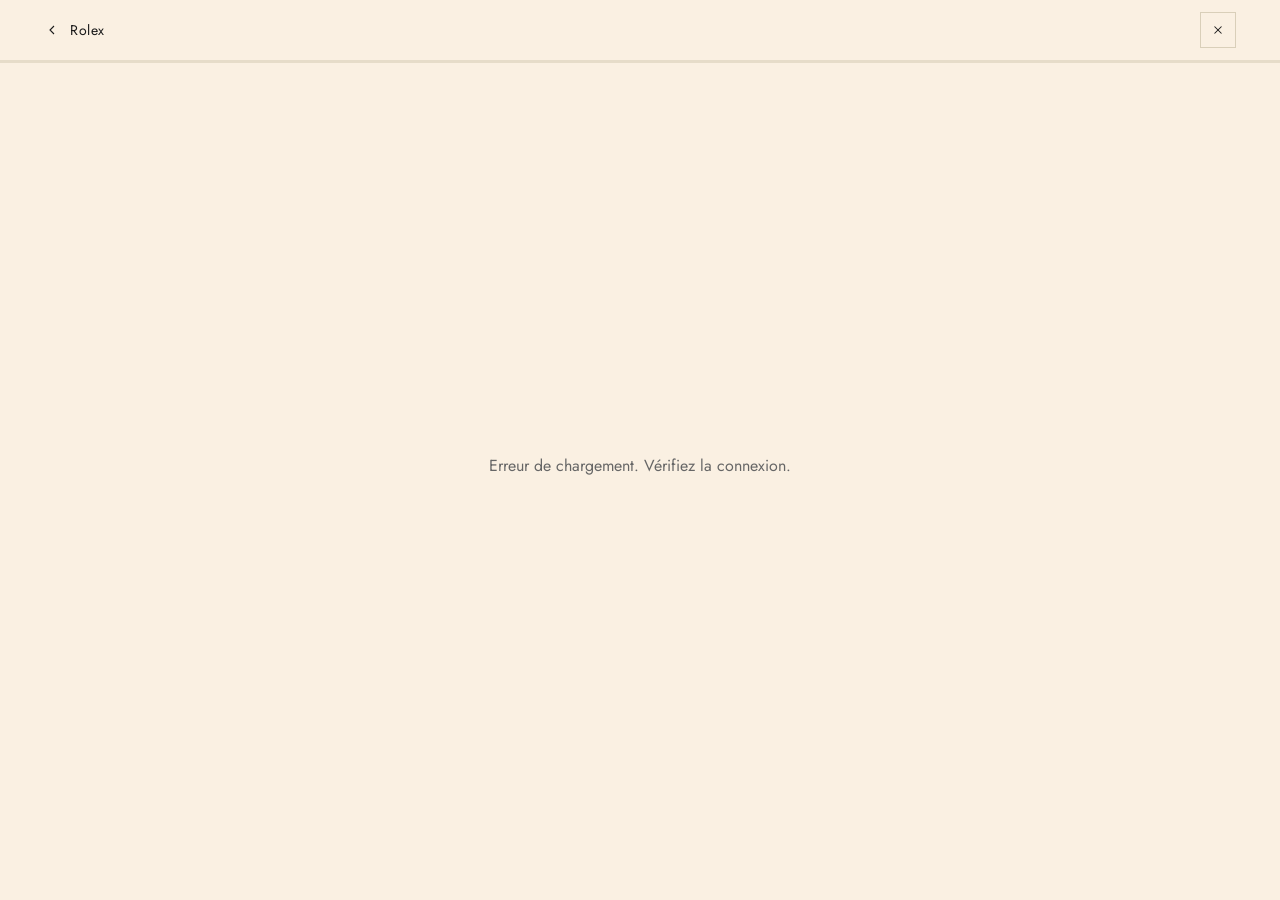
<file: fr/jeu/rolex.html>
<!DOCTYPE html>
<html lang="fr">
<head>
<meta charset="UTF-8">
<meta name="viewport" content="width=device-width, initial-scale=1.0">
<title>Quiz Rolex — HOROQUEST</title>
<link rel="stylesheet" href="../../assets/styles.css?v=2">
</head>
<body class="quiz-page" data-screen-label="Quiz · Rolex">

<header class="quiz-header">
  <div class="container">
    <a class="quiz-back" href="../collections/rolex.html">
      <svg viewBox="0 0 24 24" fill="none" stroke="currentColor" stroke-width="1.6"><polyline points="15 18 9 12 15 6"/></svg>
      <span>Rolex</span>
    </a>
    <a class="quiz-close" href="../../index.html" aria-label="Fermer">
      <svg width="14" height="14" viewBox="0 0 24 24" fill="none" stroke="currentColor" stroke-width="1.8"><line x1="6" y1="6" x2="18" y2="18"/><line x1="6" y1="18" x2="18" y2="6"/></svg>
    </a>
  </div>
  <div class="quiz-progress" aria-hidden="true"><div class="bar" id="progBar" style="width:0%;"></div></div>
</header>

<main class="quiz-main">
  <div class="container">
    <div id="loading" style="text-align:center;padding:60px 0;color:var(--ink-soft);">
      Chargement des questions…
    </div>
    <div id="quizContent" hidden>
      <div class="q-num">Question <strong id="qNum">1</strong>/10</div>
      <h1 class="q-text" id="qText"></h1>
      <div class="answers" id="answers"></div>
      <div class="explain" id="explain" hidden></div>
      <div class="next-row" id="nextRow" hidden>
        <button class="btn btn-primary" id="nextBtn">Question suivante →</button>
      </div>
    </div>
    <div id="quizEnd" hidden style="text-align:center;padding:40px 0;">
      <div class="result-eyebrow">Quiz terminé</div>
      <div class="score"><span id="finalScore">0</span><span class="max">/10</span></div>
      <div class="score-label" id="scoreLabel"></div>
      <div class="result-actions" style="justify-content:center;margin-top:24px;">
        <button class="btn btn-primary" onclick="location.reload()">Rejouer</button>
        <a href="../../index.html" class="btn btn-ghost">Retour aux collections</a>
      </div>
    </div>
  </div>
</main>

<script>
const SUPABASE_URL = 'https://bqnawfnkukcbqkujsskr.supabase.co';
const SUPABASE_KEY = 'eyJhbGciOiJIUzI1NiIsInR5cCI6IkpXVCJ9.eyJpc3MiOiJzdXBhYmFzZSIsInJlZiI6ImJxbmF3Zm5rdWtjYnFrdWpzc2tyIiwicm9sZSI6ImFub24iLCJpYXQiOjE3NzE1ODQ5NDAsImV4cCI6MjA4NzE2MDk0MH0.VeSr_1gEnsn3P0_cmQBcOkJNDpUe1rbIAD8E7nSbxQM';

let questions = [];
let current = 0;
let score = 0;

async function fetchQuestions() {
  try {
    const res = await fetch(
      `${SUPABASE_URL}/rest/v1/questions?select=id,text,explanation,difficulty,category_id,answers(id,text,is_correct)&limit=50`,
      { headers: { 'apikey': SUPABASE_KEY, 'Authorization': `Bearer ${SUPABASE_KEY}` } }
    );
    let data = await res.json();
    // Shuffle and pick 10
    data = data.filter(q => q.answers && q.answers.length === 4);
    for (let i = data.length - 1; i > 0; i--) {
      const j = Math.floor(Math.random() * (i + 1));
      [data[i], data[j]] = [data[j], data[i]];
    }
    questions = data.slice(0, 10);
    if (questions.length === 0) throw new Error('Aucune question');
    showQuestion();
  } catch (e) {
    document.getElementById('loading').textContent = 'Erreur de chargement. Vérifiez la connexion.';
    console.error(e);
  }
}

function showQuestion() {
  document.getElementById('loading').hidden = true;
  document.getElementById('quizContent').hidden = false;
  document.getElementById('quizEnd').hidden = true;

  const q = questions[current];
  document.getElementById('qNum').textContent = current + 1;
  document.getElementById('qText').textContent = q.text;
  document.getElementById('progBar').style.width = ((current) / questions.length * 100) + '%';
  const explain = document.getElementById('explain');
  explain.hidden = true;
  explain.classList.remove('visible');
  document.getElementById('nextRow').hidden = true;

  const answersDiv = document.getElementById('answers');
  const letters = ['A', 'B', 'C', 'D'];
  // Shuffle answers
  const shuffled = [...q.answers];
  for (let i = shuffled.length - 1; i > 0; i--) {
    const j = Math.floor(Math.random() * (i + 1));
    [shuffled[i], shuffled[j]] = [shuffled[j], shuffled[i]];
  }
  q._shuffled = shuffled;

  answersDiv.innerHTML = shuffled.map((a, i) => `
    <button class="answer" data-i="${i}" data-correct="${a.is_correct}">
      <span class="letter">${letters[i]}</span>
      <span>${a.text}</span>
    </button>
  `).join('');

  answersDiv.querySelectorAll('.answer').forEach(btn => {
    btn.addEventListener('click', () => handleAnswer(btn));
  });
}

function handleAnswer(btn) {
  const buttons = document.querySelectorAll('.answer');
  if (btn.disabled) return;
  buttons.forEach(b => b.disabled = true);

  const isCorrect = btn.dataset.correct === 'true';
  let correctBtn = null;

  if (isCorrect) {
    btn.classList.add('correct');
    correctBtn = btn;
    score++;
  } else {
    btn.classList.add('incorrect');
    buttons.forEach(b => {
      if (b.dataset.correct === 'true') {
        b.classList.add('reveal-correct');
        correctBtn = b;
      }
    });
  }

  const q = questions[current];

  // Inject wrong answer reminder + explanation inside the correct answer card
  if (correctBtn) {
    if (!isCorrect) {
      const wrongText = btn.querySelector('span:not(.letter)').textContent;
      const wrongDiv = document.createElement('div');
      wrongDiv.className = 'answer-wrong-recall';
      wrongDiv.innerHTML = '<span class="wrong-label">Votre réponse</span>' + wrongText;
      correctBtn.insertBefore(wrongDiv, correctBtn.querySelector('.letter').nextSibling);
    }
    if (q.explanation) {
      const explainDiv = document.createElement('div');
      explainDiv.className = 'answer-explain';
      explainDiv.textContent = q.explanation;
      correctBtn.appendChild(explainDiv);
    }
  }

  // Animate: fade out wrong, expand correct
  setTimeout(() => {
    buttons.forEach(b => {
      if (b !== correctBtn) b.classList.add('fade-out');
    });
    correctBtn.classList.add('expanded');

    setTimeout(() => {
      const inner = correctBtn.querySelector('.answer-explain');
      if (inner) inner.classList.add('show');
      document.getElementById('nextRow').hidden = false;
    }, 300);
  }, 500);

  document.getElementById('progBar').style.width = ((current + 1) / questions.length * 100) + '%';
}

document.getElementById('nextBtn').addEventListener('click', () => {
  current++;
  if (current < questions.length) {
    showQuestion();
  } else {
    showResult();
  }
});

function showResult() {
  document.getElementById('quizContent').hidden = true;
  document.getElementById('quizEnd').hidden = false;
  document.getElementById('finalScore').textContent = score;
  const pct = score / questions.length;
  const label = pct >= 0.9 ? 'Maître horloger !' :
                pct >= 0.7 ? 'Connaisseur averti' :
                pct >= 0.5 ? 'Amateur éclairé' :
                pct >= 0.3 ? 'Apprenti horloger' : 'Novice curieux';
  document.getElementById('scoreLabel').textContent = label;
}

fetchQuestions();
</script>
</body>
</html>
</file>
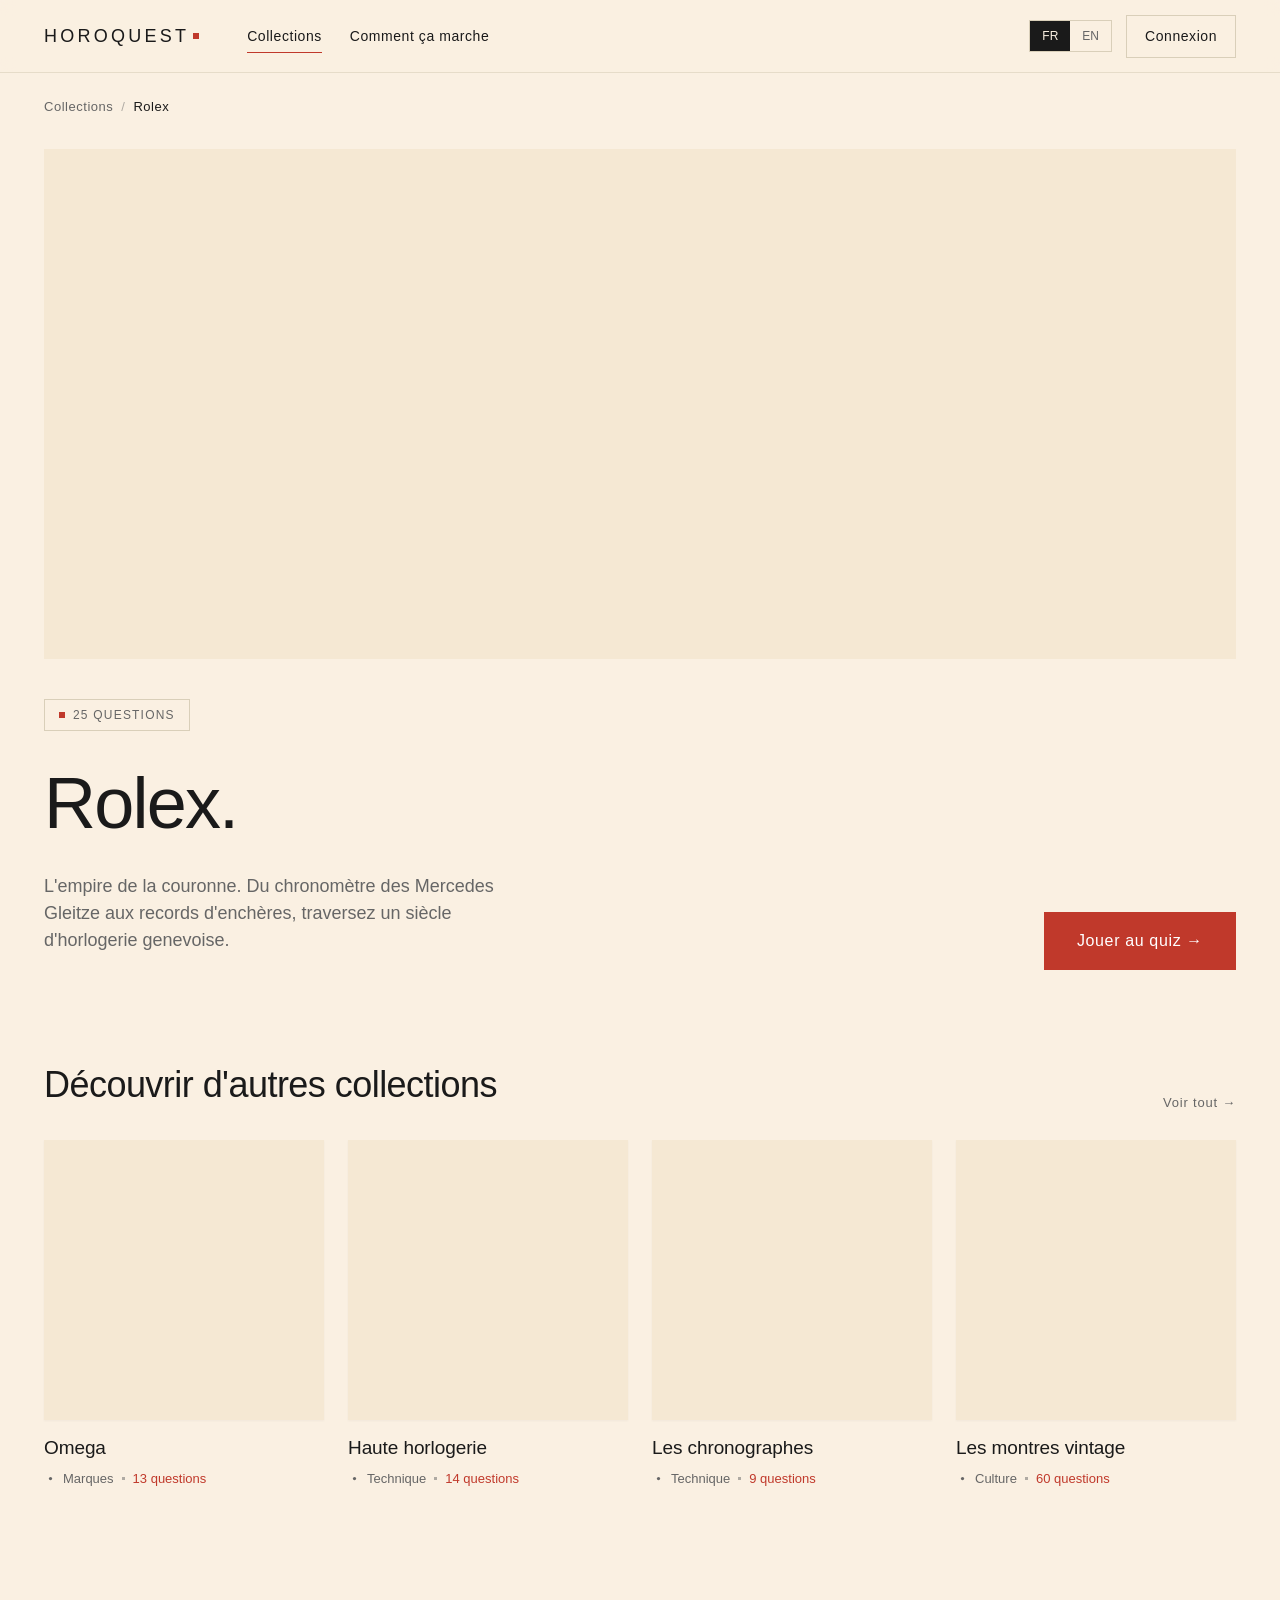
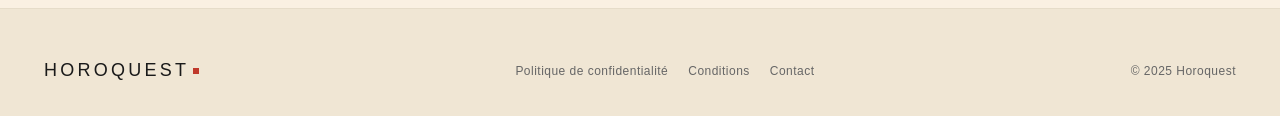
<file: site/fr/collections/rolex.html>
<!DOCTYPE html>
<html lang="fr">
<head>
<meta charset="UTF-8">
<meta name="viewport" content="width=device-width, initial-scale=1.0">
<title>Rolex — HOROQUEST</title>
<link rel="stylesheet" href="../../assets/styles.css">
</head>
<body>

<header class="site-header">
  <div class="container">
    <a href="../../index.html" class="logo" aria-label="Horoquest, accueil">HOROQUEST<span class="dot"></span></a>
    <nav class="nav-center" aria-label="Principale">
      <a href="../../index.html#collections" class="active">Collections</a>
      <a href="../../index.html#how">Comment ça marche</a>
    </nav>
    <div class="nav-right">
      <div class="lang-toggle" role="group" aria-label="Langue">
        <button class="on" aria-pressed="true">FR</button>
        <button aria-pressed="false">EN</button>
      </div>
      <a href="#" class="btn btn-ghost">Connexion</a>
      <button class="burger" aria-label="Menu"><span></span></button>
    </div>
  </div>
</header>

<main data-screen-label="Collection · Rolex">
  <div class="container">
    <nav class="breadcrumb" aria-label="Fil d'ariane">
      <a href="../../index.html#collections">Collections</a>
      <span class="sep">/</span>
      <span class="current">Rolex</span>
    </nav>
  </div>

  <section class="coll-hero">
    <div class="container">
      <div class="coll-hero-image" data-placeholder="Rolex hero" data-key="rolex-hero"></div>
      <div class="coll-hero-meta">
        <div>
          <span class="pill">25 questions</span>
          <h1 style="margin-top:18px;">Rolex.</h1>
          <p class="desc">L'empire de la couronne. Du chronomètre des Mercedes Gleitze aux records d'enchères, traversez un siècle d'horlogerie genevoise.</p>
        </div>
        <div>
          <a href="../jeu/rolex.html" class="btn btn-primary btn-lg">Jouer au quiz →</a>
        </div>
      </div>
    </div>
  </section>

  <section class="section" style="padding-top:32px;">
    <div class="container">
      <div class="section-head">
        <h2>Découvrir d'autres collections</h2>
        <a href="../../index.html#collections" class="meta" style="text-decoration:none;">Voir tout →</a>
      </div>
      <div class="coll-grid" id="otherGrid"></div>
    </div>
  </section>
</main>

<footer class="site-footer">
  <div class="container">
    <div class="footer-bottom">
      <div class="logo">HOROQUEST<span class="dot"></span></div>
      <nav>
        <a href="#">Politique de confidentialité</a>
        <a href="#">Conditions</a>
        <a href="#">Contact</a>
      </nav>
      <div>© 2025 Horoquest</div>
    </div>
  </div>
</footer>

<script src="../../assets/placeholders.js"></script>
<script>
  const others = [
    { name: "Omega", q: 13, slug: "omega", cat: "Marques" },
    { name: "Haute horlogerie", q: 14, slug: "haute-horlogerie", cat: "Technique" },
    { name: "Les chronographes", q: 9, slug: "chronographes", cat: "Technique" },
    { name: "Les montres vintage", q: 60, slug: "montres-vintage", cat: "Culture" }
  ];
  const ICON_DOT = '<svg viewBox="0 0 24 24" fill="currentColor"><circle cx="12" cy="12" r="3"/></svg>';
  document.getElementById('otherGrid').innerHTML = others.map(c => `
    <a class="coll-card" href="${c.slug}.html">
      <div class="coll-thumb" data-placeholder="${c.name}" data-key="${c.slug}"></div>
      <h3 class="coll-title">${c.name}</h3>
      <div class="coll-meta">
        <span class="cat">${ICON_DOT}${c.cat || 'Marques'}</span>
        <span class="sep"></span>
        <span class="type">${c.q} questions</span>
      </div>
    </a>
  `).join('');
</script>

</body>
</html>
</file>
<file: assets/styles.css>
/* HOROQUEST | shared styles v3 */
@import url('https://fonts.googleapis.com/css2?family=Fraunces:ital,opsz,wght@0,9..144,400;0,9..144,500;0,9..144,600;0,9..144,700;1,9..144,500;1,9..144,600&family=Jost:ital,wght@0,400;0,500;0,600;0,700;1,400;1,500&display=swap');
:root {
  --bg: #faf0e2;
  --bg-soft: #f5e8d3;
  --footer: #f0e6d4;
  --ink: #1A1A1A;
  --ink-soft: #666;
  --accent: #c0392b;
  --accent-dark: #a53024;
  --bad-accent: #b86b60;
  --card: #fff;
  --border: #e6dcc9;
  --border-strong: #d9cfb9;
  --good-bg: #eef5ed;
  --good: #4a7c59;
  --bad-bg: #faf0ee;
  --radius: 0;
  --radius-lg: 0;
  --shadow-sm: 0 1px 2px rgba(40, 30, 10, 0.04);
  --shadow-md: 0 6px 18px rgba(40, 30, 10, 0.08);
  --shadow-lg: 0 14px 32px rgba(40, 30, 10, 0.12);
  --t: 220ms cubic-bezier(.4,.0,.2,1);
  --font-body: 'Futura', 'Jost', 'Century Gothic', system-ui, sans-serif;
  --font-display: 'Fraunces', Georgia, 'Times New Roman', serif;
}

* { box-sizing: border-box; }
[hidden] { display: none !important; }
html, body { margin: 0; padding: 0; }
body {
  background: var(--bg);
  color: var(--ink);
  font-family: var(--font-body);
  font-size: 16px;
  line-height: 1.5;
  -webkit-font-smoothing: antialiased;
  text-rendering: optimizeLegibility;
}
h1, h2, h3,
.card-rank-name, .rank-quote, .card-horace { font-family: var(--font-display); }
a { color: inherit; text-decoration: none; }
button { font: inherit; cursor: pointer; color: inherit; -webkit-text-fill-color: currentColor; }
img, svg { display: block; max-width: 100%; }

.container {
  width: 100%;
  max-width: 1240px;
  margin: 0 auto;
  padding: 0 24px;
}

/* ========== HEADER ========== */
.site-header {
  position: sticky;
  top: 0;
  z-index: 50;
  background: rgba(250, 240, 226, 0.94);
  backdrop-filter: saturate(140%) blur(8px);
  -webkit-backdrop-filter: saturate(140%) blur(8px);
  border-bottom: 1px solid var(--border);
}
.site-header .container {
  display: flex;
  align-items: center;
  gap: 24px;
  height: 72px;
}
.logo {
  font-weight: 300;
  letter-spacing: 0.18em;
  font-size: 18px;
  text-transform: uppercase;
  color: var(--ink);
  white-space: nowrap;
}
.logo .dot {
  display: inline-block;
  width: 6px; height: 6px;
  background: var(--accent);
  border-radius: 0;
  margin: 0 0 2px 4px;
  vertical-align: middle;
}
.nav-center {
  display: flex;
  gap: 28px;
  margin-left: 24px;
  flex: 1;
}
.nav-center a {
  font-size: 14px;
  letter-spacing: 0.04em;
  padding: 6px 0;
  position: relative;
}
.nav-center a::after {
  content: "";
  position: absolute;
  left: 0; right: 0; bottom: 0;
  height: 1px;
  background: var(--accent);
  transform: scaleX(0);
  transform-origin: left;
  transition: transform var(--t);
}
.nav-center a:hover::after,
.nav-center a.active::after { transform: scaleX(1); }

.nav-right {
  display: flex;
  align-items: center;
  gap: 14px;
}
.lang-toggle {
  display: inline-flex;
  border: 1px solid var(--border-strong);
  border-radius: 0;
  overflow: hidden;
  font-size: 12px;
  letter-spacing: 0.06em;
  background: transparent;
}
.lang-toggle button,
.lang-toggle .lang-btn {
  background: none;
  border: 0;
  padding: 6px 12px;
  color: var(--ink-soft);
  text-transform: uppercase;
  text-decoration: none;
  font-size: 12px;
  letter-spacing: 0.06em;
}
.lang-toggle button.on,
.lang-toggle .lang-btn.on {
  background: var(--ink);
  color: var(--bg);
}
.btn {
  display: inline-flex;
  align-items: center;
  gap: 8px;
  padding: 10px 18px;
  border-radius: 0;
  border: 1px solid transparent;
  font-size: 14px;
  letter-spacing: 0.04em;
  transition: transform var(--t), background var(--t), color var(--t), border-color var(--t), box-shadow var(--t);
  background: transparent;
  color: var(--ink);
  white-space: nowrap;
}
.btn-ghost { border-color: var(--border-strong); }
.btn-ghost:hover { border-color: var(--ink); }
.btn-primary {
  background: var(--accent);
  color: #fff;
  border-color: var(--accent);
  padding: 14px 28px;
  font-size: 15px;
  font-weight: 500;
}
.btn-primary:hover {
  background: var(--accent-dark);
  border-color: var(--accent-dark);
  transform: translateY(-1px);
  box-shadow: var(--shadow-md);
}
.btn-lg { padding: 16px 32px; font-size: 16px; }

.burger {
  display: none;
  width: 40px; height: 40px;
  border: 1px solid var(--border-strong);
  border-radius: 0;
  background: transparent;
  align-items: center;
  justify-content: center;
}
.burger span {
  display: block;
  width: 18px; height: 1.5px;
  background: var(--ink);
  position: relative;
}
.burger span::before,
.burger span::after {
  content: "";
  position: absolute;
  left: 0;
  width: 18px; height: 1.5px;
  background: var(--ink);
}
.burger span::before { top: -6px; }
.burger span::after  { top: 6px; }
.burger span,
.burger span::before,
.burger span::after { transition: transform var(--t), top var(--t), background var(--t); }
.menu-open .burger span { background: transparent; }
.menu-open .burger span::before { top: 0; transform: rotate(45deg); }
.menu-open .burger span::after  { top: 0; transform: rotate(-45deg); }

/* mobile dropdown menu */
.mobile-menu {
  display: none;
  position: absolute;
  top: 100%;
  left: 0;
  right: 0;
  background: var(--bg);
  border-bottom: 1px solid var(--border);
  box-shadow: var(--shadow-md);
}
.menu-open .mobile-menu { display: block; }
.mobile-menu-nav { display: flex; flex-direction: column; }
.mobile-menu-nav a {
  padding: 16px 24px;
  font-size: 16px;
  letter-spacing: 0.04em;
  color: var(--ink);
  border-top: 1px solid var(--border);
}
.mobile-menu-nav a:first-child { border-top: 0; }
.mobile-menu-nav .mobile-login { color: var(--accent); }
.mobile-menu-lang {
  display: flex;
  justify-content: center;
  padding: 16px 24px 20px;
  border-top: 1px solid var(--border);
}

/* ========== HERO ========== */
.hero {
  padding: 64px 0 48px;
}
.hero-grid {
  display: grid;
  grid-template-columns: 1fr 360px;
  gap: 56px;
  align-items: center;
}
.hero h1 {
  font-size: clamp(40px, 6vw, 72px);
  line-height: 1.02;
  font-weight: 300;
  letter-spacing: -0.025em;
  margin: 0 0 20px;
  text-wrap: balance;
}
.hero h1 em {
  font-style: italic;
  color: var(--accent);
  font-weight: 400;
}
.hero p.lead {
  font-size: 18px;
  color: var(--ink-soft);
  max-width: 52ch;
  margin: 0 0 32px;
  text-wrap: pretty;
}
.hero-actions { display: flex; gap: 12px; flex-wrap: wrap; align-items: center; }
.hero-meta {
  margin-top: 28px;
  display: flex; align-items: center; gap: 14px;
  font-size: 13px;
  color: var(--ink-soft);
  letter-spacing: 0.02em;
}
.hero-meta .pin {
  width: 6px; height: 6px;
  background: var(--accent); border-radius: 0;
}
.hero-illu {
  aspect-ratio: 1 / 1;
  width: 100%;
  max-width: 320px;
  justify-self: center;
  border-radius: var(--radius-lg);
  overflow: hidden;
  background: var(--bg-soft);
  position: relative;
}
.hero-illu .badge {
  position: absolute;
  top: 18px; left: 18px;
  background: #fff;
  padding: 8px 14px;
  border-radius: 0;
  font-size: 12px;
  letter-spacing: 0.14em;
  text-transform: uppercase;
  font-weight: 500;
  box-shadow: var(--shadow-sm);
}
.hero-illu .stat {
  position: absolute;
  bottom: 18px; right: 18px;
  background: var(--ink);
  color: #fff;
  padding: 16px 20px;
  border-radius: var(--radius);
  font-size: 13px;
  letter-spacing: 0.02em;
  line-height: 1.3;
}
.hero-illu .stat strong {
  display: block;
  font-size: 28px;
  font-weight: 500;
  letter-spacing: -0.01em;
  margin-bottom: 2px;
}

/* ========== SECTION ========== */
.section { padding: 56px 0; }
.section-head {
  display: flex;
  align-items: end;
  justify-content: space-between;
  gap: 24px;
  margin-bottom: 28px;
  flex-wrap: wrap;
}
.section-head h2 {
  font-size: clamp(26px, 3.4vw, 36px);
  font-weight: 400;
  letter-spacing: -0.015em;
  margin: 0;
}
.section-head .meta {
  font-size: 13px;
  letter-spacing: 0.06em;
  color: var(--ink-soft);
}
.section-head a.meta { transition: color var(--t); }
.section-head a.meta:hover { color: var(--accent); }

/* ========== CATEGORY CHIPS ========== */
.chips {
  display: flex;
  flex-wrap: wrap;
  gap: 10px;
}
.chip {
  display: inline-flex;
  align-items: center;
  gap: 8px;
  padding: 10px 18px;
  background: #fff;
  border: 1px solid var(--border);
  border-radius: 0;
  font-size: 14px;
  letter-spacing: 0.01em;
  color: var(--ink);
  transition: all var(--t);
}
.chip:hover {
  border-color: var(--accent);
  color: var(--accent);
  transform: translateY(-1px);
}
.chip svg {
  width: 14px; height: 14px;
  color: var(--ink-soft);
  transition: color var(--t);
}
.chip:hover svg { color: var(--accent); }

/* ========== COLLECTION CARDS (title BELOW image) ========== */
.coll-grid {
  display: grid;
  grid-template-columns: repeat(4, 1fr);
  gap: 24px;
}
.coll-grid.cols-3 { grid-template-columns: repeat(3, 1fr); }
.coll-card {
  display: flex;
  flex-direction: column;
  background: transparent;
  transition: transform var(--t);
}
.coll-card:hover { transform: translateY(-3px); }
.coll-thumb {
  position: relative;
  aspect-ratio: 1 / 1;
  border-radius: var(--radius);
  overflow: hidden;
  background: var(--bg-soft);
  margin-bottom: 14px;
  box-shadow: var(--shadow-sm);
  transition: box-shadow var(--t);
}
.coll-card:hover .coll-thumb { box-shadow: var(--shadow-lg); }
.coll-thumb svg { width: 100%; height: 100%; }
.coll-badge {
  position: absolute;
  top: 12px; right: 12px;
  background: rgba(255,255,255,0.94);
  color: var(--ink);
  font-size: 11px;
  letter-spacing: 0.06em;
  padding: 5px 10px;
  border-radius: 0;
  font-weight: 500;
  text-transform: uppercase;
}
.coll-title {
  font-family: var(--font-body);
  font-size: 18px;
  font-weight: 500;
  text-transform: uppercase;
  text-align: center;
  margin: 0 0 6px;
  letter-spacing: 0.05em;
  text-wrap: balance;
}
.coll-meta {
  display: flex; align-items: center; gap: 8px;
  font-size: 13px;
  color: var(--ink-soft);
}
.coll-meta .cat {
  display: inline-flex; align-items: center; gap: 6px;
}
.coll-meta .cat svg { width: 13px; height: 13px; }
.coll-meta .sep {
  width: 3px; height: 3px;
  background: var(--ink-soft);
  border-radius: 0;
  opacity: .5;
}
.coll-meta .type { color: var(--accent); font-weight: 500; }

/* ========== DEFI DU JOUR (hero accueil) ========== */
.hero-daily {
  background: linear-gradient(150deg, var(--accent) 0%, var(--accent-dark) 100%);
  display: flex;
  flex-direction: column;
  align-items: center;
  justify-content: center;
  text-align: center;
  color: #fff;
  box-shadow: var(--shadow-md);
  transition: transform var(--t), box-shadow var(--t);
}
.hero-daily:hover { transform: translateY(-3px); box-shadow: var(--shadow-lg); }
.hero-daily-moon { width: 150px; height: 150px; margin-bottom: 18px; }
.hero-daily-moon .moon-disc {
  transform-box: view-box;
  transform-origin: 60px 68px;
  animation: hq-moon-spin 18s linear infinite;
}
@keyframes hq-moon-spin { to { transform: rotate(360deg); } }
@media (prefers-reduced-motion: reduce) {
  .hero-daily-moon .moon-disc { animation: none; }
}
.hero-daily-foot { padding: 0 24px; display: flex; flex-direction: column; align-items: center; }
.daily-cta { display: inline-block; background: #f5ead0; color: #971f14; font-weight: 600; font-size: 15px; letter-spacing: 0.02em; padding: 12px 22px; margin-bottom: 12px; transition: background var(--t); }
.hero-daily:hover .daily-cta { background: #fff; }
.daily-state { font-size: 13px; opacity: .85; }
.daily-card-label {
  position: absolute;
  top: 16px; left: 16px;
  font-size: 11px;
  letter-spacing: 0.08em;
  text-transform: uppercase;
  font-weight: 600;
  color: #fff;
  background: rgba(0, 0, 0, 0.18);
  padding: 5px 9px;
}
.daily-streak-chip {
  position: absolute;
  top: 16px; right: 16px;
  display: inline-flex; align-items: center; gap: 4px;
  font-size: 12px; font-weight: 600;
  color: #fff;
  background: rgba(0, 0, 0, 0.25);
  padding: 4px 8px;
}
.daily-streak-chip svg { width: 13px; height: 13px; }

/* ========== FEATURED BANNER ========== */
.featured {
  border-radius: var(--radius-lg);
  overflow: hidden;
  position: relative;
  aspect-ratio: 21 / 8;
  background: var(--ink);
  display: block;
}
.featured-bg { position: absolute; inset: 0; }
.featured-bg svg { width: 100%; height: 100%; opacity: 0.55; }
.featured-content {
  position: absolute;
  inset: 0;
  padding: 48px 56px;
  display: flex;
  flex-direction: column;
  justify-content: center;
  color: #fff;
  background: linear-gradient(90deg, rgba(0,0,0,.65) 0%, rgba(0,0,0,.25) 60%, rgba(0,0,0,0) 100%);
}
.featured-content .eyebrow {
  font-size: 12px;
  letter-spacing: 0.2em;
  text-transform: uppercase;
  margin-bottom: 16px;
  opacity: .85;
}
.featured-content h3 {
  font-size: clamp(28px, 3.6vw, 44px);
  font-weight: 400;
  letter-spacing: -0.01em;
  line-height: 1.1;
  margin: 0 0 16px;
  max-width: 16ch;
}
.featured-content p {
  margin: 0 0 24px;
  max-width: 44ch;
  opacity: .9;
}
.featured-cta {
  display: inline-flex; align-items: center; gap: 10px;
  background: var(--accent);
  color: #fff;
  padding: 14px 24px;
  border-radius: 0;
  font-size: 15px;
  font-weight: 500;
  width: fit-content;
  transition: transform var(--t), background var(--t);
}
.featured:hover .featured-cta { background: var(--accent-dark); transform: translateX(4px); }

/* ========== HOW IT WORKS ========== */
.steps {
  display: grid;
  grid-template-columns: repeat(3, 1fr);
  gap: 20px;
}
.step {
  padding: 32px 28px;
  border: 1px solid var(--border);
  border-radius: var(--radius);
  background: var(--card);
}
.step .num {
  font-size: 12px;
  letter-spacing: 0.18em;
  color: var(--accent);
  margin-bottom: 20px;
  font-weight: 500;
}
.step h3 {
  font-size: 19px;
  font-weight: 500;
  margin: 0 0 8px;
}
.step p {
  margin: 0;
  font-size: 14px;
  color: var(--ink-soft);
}
.step-icon {
  width: 32px; height: 32px;
  margin-bottom: 16px;
  color: var(--ink);
}

/* ========== FOOTER ========== */
.site-footer {
  background: var(--footer);
  border-top: 1px solid var(--border);
  padding: 48px 0 32px;
  margin-top: 64px;
}
.footer-top {
  display: grid;
  grid-template-columns: 1fr;
  justify-items: center;
  text-align: center;
  padding-bottom: 32px;
  border-bottom: 1px solid var(--border);
  margin-bottom: 24px;
}
.footer-top h4 {
  font-size: 12px;
  letter-spacing: 0.18em;
  text-transform: uppercase;
  color: var(--ink-soft);
  margin: 0 0 16px;
  font-weight: 500;
}
.footer-top ul { list-style: none; padding: 0; margin: 0; display: flex; flex-direction: column; gap: 10px; }
.footer-top a { font-size: 14px; color: var(--ink); }
.footer-top a:hover { color: var(--accent); }
.footer-top p { font-size: 14px; color: var(--ink-soft); margin: 12px 0 0; max-width: 38ch; }
.footer-bottom {
  display: flex;
  align-items: center;
  justify-content: space-between;
  gap: 24px;
  flex-wrap: wrap;
  font-size: 12px;
  color: var(--ink-soft);
  letter-spacing: 0.04em;
}
.footer-bottom nav { display: flex; gap: 20px; }

/* ========== BREADCRUMB ========== */
.breadcrumb {
  font-size: 13px;
  color: var(--ink-soft);
  letter-spacing: 0.04em;
  padding: 24px 0 0;
  display: flex; gap: 8px; align-items: center;
}
.breadcrumb a:hover { color: var(--accent); }
.breadcrumb .sep { opacity: .5; }
.breadcrumb .current { color: var(--ink); }

/* ========== COLLECTION HERO ========== */
.coll-hero { padding: 32px 0 56px; }
.coll-hero-image {
  position: relative;
  aspect-ratio: 1 / 1;
  border-radius: var(--radius-lg);
  overflow: hidden;
  background: var(--bg-soft);
  margin: 0 auto 40px;
  max-width: 480px;
}
.coll-hero-play {
  position: absolute;
  top: 50%;
  left: 50%;
  transform: translate(-50%, -50%);
  z-index: 2;
}
.coll-hero-play:hover {
  transform: translate(-50%, -50%);
  box-shadow: none;
}
.coll-hero-image::after {
  content: '';
  position: absolute;
  inset: 0;
  background: rgba(0, 0, 0, 0.3);
  pointer-events: none;
}
.coll-hero-meta {
  text-align: center;
  max-width: 720px;
  margin: 0 auto;
}
.coll-hero h1 {
  font-size: clamp(32px, 5vw, 56px);
  font-weight: 300;
  letter-spacing: -0.025em;
  margin: 0 0 16px;
}
.coll-hero .desc {
  font-size: 18px;
  color: var(--ink-soft);
  margin: 0 auto 16px;
  max-width: 50ch;
}
.coll-hero .pill {
  display: inline-flex;
  align-items: center;
  gap: 8px;
  padding: 6px 14px;
  border: 1px solid var(--border-strong);
  border-radius: 0;
  font-size: 12px;
  letter-spacing: 0.1em;
  text-transform: uppercase;
  color: var(--ink-soft);
}
.coll-hero .pill::before {
  content: "";
  width: 6px; height: 6px;
  background: var(--accent);
  border-radius: 0;
}

/* ========== QUIZ PAGE ========== */
.quiz-page {
  min-height: 100vh;
  display: flex;
  flex-direction: column;
  background: var(--bg);
}
.quiz-header {
  border-bottom: 1px solid var(--border);
  background: var(--bg);
}
.quiz-header .container {
  display: flex;
  align-items: center;
  justify-content: space-between;
  height: 60px;
  gap: 16px;
}
.quiz-back {
  display: inline-flex;
  align-items: center;
  gap: 10px;
  font-size: 14px;
  letter-spacing: 0.04em;
}
.quiz-back svg { width: 16px; height: 16px; }
.quiz-back:hover { color: var(--accent); }
.quiz-close {
  width: 36px; height: 36px;
  display: inline-flex; align-items: center; justify-content: center;
  border: 1px solid var(--border-strong);
  border-radius: 0;
  background: transparent;
}
.quiz-close:hover { border-color: var(--accent); color: var(--accent); }
.quiz-progress {
  height: 2px;
  background: var(--border);
  position: relative;
  overflow: hidden;
}
.quiz-progress .bar {
  position: absolute;
  inset: 0 auto 0 0;
  background: var(--accent);
  transition: width 400ms cubic-bezier(.4,.0,.2,1);
}
.quiz-main {
  flex: 1;
  display: flex;
  align-items: center;
  padding: 48px 0 80px;
}
.quiz-main .container {
  width: 100%;
  max-width: 720px;
}
.q-num {
  font-size: 12px;
  letter-spacing: 0.18em;
  text-transform: uppercase;
  color: var(--ink-soft);
  margin-bottom: 16px;
}
.q-num strong { color: var(--accent); font-weight: 500; }
.q-text {
  font-size: clamp(20px, 2.4vw, 26px);
  font-weight: 500;
  line-height: 1.35;
  margin: 0 0 36px;
  text-wrap: balance;
}
.q-image {
  margin: -12px auto 32px;
  max-width: 400px;
}
.q-image img {
  width: 100%;
  height: auto;
}
.answers {
  display: flex; flex-direction: column;
  gap: 12px;
  margin-bottom: 24px;
}
.answer {
  transition: all 500ms cubic-bezier(.4,.0,.2,1);
  overflow: hidden;
}
.answer.fade-out {
  max-height: 0 !important;
  opacity: 0;
  padding-top: 0;
  padding-bottom: 0;
  margin-bottom: -12px;
  border-color: transparent;
  pointer-events: none;
}
.answer .answer-explain {
  width: 100%;
  margin-top: 20px;
  padding-top: 20px;
  border-top: 1px solid rgba(27, 110, 27, 0.3);
  font-size: 15px;
  font-weight: 400;
  line-height: 1.65;
  color: var(--ink);
  max-height: 0;
  opacity: 0;
  overflow: hidden;
  transition: max-height 500ms cubic-bezier(.4,.0,.2,1), opacity 400ms ease 200ms;
}
.answer .answer-explain.show {
  max-height: 400px;
  opacity: 1;
}
.answer.expanded {
  display: flex;
  flex-direction: column;
  align-items: flex-start;
  padding: 28px;
  background: var(--good-bg);
  border-color: var(--good);
  border-width: 2px;
}
.answer.expanded .letter {
  background: var(--good);
  color: #fff;
  border-color: var(--good);
  margin-bottom: 12px;
}
.answer.expanded > span:not(.letter) {
  font-size: 18px;
  font-weight: 600;
  color: var(--good);
  line-height: 1.4;
}
.answer-wrong-recall {
  width: 100%;
  margin-bottom: 16px;
  padding: 12px 16px;
  background: var(--bad-bg);
  border-left: 3px solid var(--bad-accent);
  font-size: 14px;
  color: var(--ink-soft);
  line-height: 1.5;
  text-decoration: line-through;
  text-decoration-color: var(--bad-accent);
}
.answer-wrong-recall .wrong-label {
  display: block;
  text-decoration: none;
  font-size: 11px;
  letter-spacing: 0.12em;
  text-transform: uppercase;
  color: var(--bad-accent);
  font-weight: 600;
  margin-bottom: 4px;
}
.explain { display: none; }
.answer {
  width: 100%;
  text-align: left;
  padding: 18px 20px;
  background: #fff;
  border: 1px solid var(--border-strong);
  border-radius: var(--radius);
  font-size: 16px;
  color: var(--ink);
  display: flex;
  align-items: center;
  gap: 14px;
  transition: border-color var(--t), background var(--t), transform var(--t);
}
.answer:hover:not([disabled]) {
  border-color: var(--accent);
  transform: translateY(-1px);
}
.answer .letter {
  width: 28px; height: 28px;
  display: inline-flex; align-items: center; justify-content: center;
  border: 1px solid var(--border-strong);
  border-radius: 0;
  font-size: 12px;
  letter-spacing: 0.04em;
  color: var(--ink-soft);
  flex-shrink: 0;
  transition: all var(--t);
}
.answer:hover:not([disabled]) .letter {
  border-color: var(--accent);
  color: var(--accent);
}
.answer.correct, .answer.reveal-correct {
  background: var(--good-bg);
  border-color: var(--good);
  border-width: 2px;
  font-weight: 600;
}
.answer.correct .letter, .answer.reveal-correct .letter {
  background: var(--good);
  color: #fff;
  border-color: var(--good);
  font-weight: 700;
}
.answer.incorrect {
  background: var(--bad-bg);
  border-color: var(--bad-accent);
  border-width: 2px;
}
.answer.incorrect .letter {
  background: var(--bad-accent);
  color: #fff;
  border-color: var(--bad-accent);
}
.answer.incorrect.fade-out {
  transition-delay: 200ms;
}
.answer[disabled] { cursor: default; }

.explain {
  background: var(--ink);
  color: #fff;
  border-left: 4px solid var(--accent);
  border-radius: 0;
  font-size: 16px;
  font-style: normal;
  line-height: 1.6;
}
.next-row { display: flex; justify-content: flex-end; }

/* ========== RESULT PAGE ========== */
.result-layout {
  display: grid;
  grid-template-columns: 1fr 1fr;
  gap: 48px;
  align-items: center;
  padding: 40px 0;
}
.result-image {
  aspect-ratio: 1 / 1;
  overflow: hidden;
  background: var(--bg-soft);
}
.result-image img { width: 100%; height: 100%; object-fit: cover; }
.result-body { padding: 16px 0; }
.result-eyebrow {
  font-size: 12px;
  letter-spacing: 0.18em;
  text-transform: uppercase;
  color: var(--ink-soft);
  margin-bottom: 8px;
}
.result-label {
  font-size: 14px;
  color: var(--ink-soft);
  margin-bottom: 4px;
}
.score {
  font-family: var(--font-display);
  font-size: clamp(80px, 12vw, 140px);
  font-weight: 700;
  line-height: 1;
  letter-spacing: -0.04em;
  margin: 0 0 8px;
  font-feature-settings: "tnum" 1;
}
.score .max { color: var(--ink-soft); font-weight: 300; }
.score-label {
  font-size: 18px;
  font-weight: 500;
  margin: 8px 0 16px;
  color: var(--accent);
}
.result-avg {
  font-size: 14px;
  color: var(--ink-soft);
  margin: 0 0 24px;
}
/* Bloc Ordre du Spiral (pages resultat) */
.ordre-block {
  background: var(--card);
  border: 1px solid var(--border);
  padding: 20px;
  margin: 0 0 28px;
}
.ordre-kicker {
  font-size: 11px;
  letter-spacing: .18em;
  text-transform: uppercase;
  color: var(--accent);
  font-weight: 600;
  margin-bottom: 14px;
}
.result-actions {
  display: flex;
  gap: 12px;
  flex-wrap: wrap;
  margin-bottom: 24px;
}
.result-share {
  display: inline-flex;
  align-items: center;
  gap: 8px;
}
.result-buttons {
  display: flex;
  gap: 12px;
  flex-wrap: wrap;
}
.next-quiz-banner {
  margin-top: 24px;
  background: var(--card);
  border: 1px solid var(--border);
  padding: 16px;
  display: grid;
  grid-template-columns: 72px 1fr auto;
  align-items: center;
  gap: 16px;
}
.next-quiz-thumb {
  width: 72px;
  height: 72px;
  overflow: hidden;
  background: var(--bg-soft);
}
.next-quiz-thumb img { width: 100%; height: 100%; object-fit: cover; }
.next-quiz-text { line-height: 1.4; }
.next-quiz-label {
  font-size: 12px;
  color: var(--ink-soft);
  display: block;
  margin-bottom: 2px;
}
.next-quiz-arrow {
  display: flex;
  align-items: center;
  justify-content: center;
  width: 40px;
  height: 40px;
  color: var(--ink);
}
.next-quiz-banner .name { font-size: 18px; font-weight: 500; }
.next-quiz-banner .arrow {
  width: 36px; height: 36px;
  display: inline-flex; align-items: center; justify-content: center;
  border: 1px solid var(--border-strong);
  border-radius: 0;
  transition: all var(--t);
}
.next-quiz-banner:hover .arrow {
  background: var(--accent);
  color: #fff;
  border-color: var(--accent);
  transform: translateX(4px);
}

/* ========== EMAIL CAPTURE ========== */
.email-capture {
  margin-top: 24px;
  background: var(--card);
  border: 1px solid var(--border);
  padding: 24px;
  text-align: center;
}
.email-capture-inner { max-width: 460px; margin: 0 auto; }
.email-capture-text strong {
  display: block;
  font-size: 18px;
  font-weight: 500;
  margin-bottom: 6px;
}
.email-capture-text p {
  font-size: 14px;
  color: var(--ink-soft);
  margin: 0 0 16px;
  line-height: 1.5;
}
.email-capture-form {
  display: flex;
  gap: 8px;
  justify-content: center;
}
.email-capture-form input[type="email"] {
  flex: 1 1 auto;
  min-width: 0;
  padding: 12px 14px;
  border: 1px solid var(--border-strong);
  background: var(--bg);
  color: var(--ink);
  font-size: 15px;
  font-family: inherit;
}
.email-capture-form input[type="email"]:focus {
  outline: none;
  border-color: var(--accent);
}
.email-capture-form .btn { flex: 0 0 auto; white-space: nowrap; }
.email-capture-note {
  font-size: 12px;
  color: var(--ink-soft);
  margin-top: 12px;
}
.email-capture-success {
  font-size: 15px;
  color: var(--good);
  padding: 8px 0;
}
@media (max-width: 560px) {
  .email-capture-form { flex-direction: column; }
  .email-capture-form .btn { width: 100%; justify-content: center; }
}

/* ========== RESPONSIVE ========== */
@media (max-width: 1100px) {
  .coll-grid { grid-template-columns: repeat(3, 1fr); }
  .coll-grid.cols-3 { grid-template-columns: repeat(3, 1fr); }
}
@media (min-width: 901px) {
  .coll-hero h1 { white-space: nowrap; }
}
@media (max-width: 900px) {
  .coll-grid { grid-template-columns: repeat(2, 1fr); }
  .coll-grid.cols-3 { grid-template-columns: repeat(2, 1fr); }
  .hero-grid { grid-template-columns: 1fr; gap: 32px; }
  .featured-content { padding: 32px; }
}
@media (max-width: 767px) {
  .container { padding: 0 20px; }
  .nav-center, .nav-right .lang-toggle, .nav-right .btn-ghost { display: none; }
  .nav-right { margin-left: auto; }
  .burger { display: inline-flex; }
  .hero { padding: 40px 0 32px; }
  .section { padding: 40px 0; }
  .coll-grid, .coll-grid.cols-3 { grid-template-columns: 1fr 1fr; gap: 16px; }
  .coll-title { font-size: 16px; }
  .steps { grid-template-columns: 1fr; }
  .result-layout { grid-template-columns: 1fr; gap: 24px; }
  .result-image { max-width: 280px; margin: 0 auto; }
  .result-body { text-align: center; }
  .result-actions, .result-buttons { justify-content: center; }
  .result-actions .btn, .result-buttons .btn { flex: 1 1 auto; justify-content: center; }
  .next-quiz-banner { grid-template-columns: 56px 1fr auto; gap: 12px; }
  .next-quiz-thumb { width: 56px; height: 56px; }

  /* Quiz : bouton suivant pleine largeur, centré */
  .quiz-main { padding: 32px 0 56px; }
  .next-row { justify-content: stretch; }
  .next-row .btn { width: 100%; justify-content: center; }

  /* Footer : empilé et centré pour un rendu harmonieux */
  .site-footer { margin-top: 48px; padding: 40px 0 28px; }
  .footer-top {
    grid-template-columns: 1fr;
    text-align: center;
    gap: 32px;
    padding-bottom: 28px;
  }
  .footer-top ul { align-items: center; }
  .footer-top p { margin-left: auto; margin-right: auto; }
  .footer-bottom {
    flex-direction: column;
    align-items: center;
    text-align: center;
    gap: 14px;
  }
  .footer-bottom nav {
    flex-wrap: wrap;
    justify-content: center;
    gap: 10px 18px;
  }
}
</file>
<file: site/assets/styles.css>
/* HOROQUEST — shared styles v2 */
:root {
  --bg: #faf0e2;
  --bg-soft: #f5e8d3;
  --footer: #f0e6d4;
  --ink: #1A1A1A;
  --ink-soft: #666;
  --accent: #c0392b;
  --accent-dark: #a53024;
  --bad-accent: #b86b60;
  --card: #fff;
  --border: #e6dcc9;
  --border-strong: #d9cfb9;
  --good-bg: #eef5ed;
  --good: #4a7c59;
  --bad-bg: #faf0ee;
  --radius: 0;
  --radius-lg: 0;
  --shadow-sm: 0 1px 2px rgba(40, 30, 10, 0.04);
  --shadow-md: 0 6px 18px rgba(40, 30, 10, 0.08);
  --shadow-lg: 0 14px 32px rgba(40, 30, 10, 0.12);
  --t: 220ms cubic-bezier(.4,.0,.2,1);
}

* { box-sizing: border-box; }
html, body { margin: 0; padding: 0; }
body {
  background: var(--bg);
  color: var(--ink);
  font-family: "Helvetica Neue", Helvetica, Arial, system-ui, sans-serif;
  font-size: 16px;
  line-height: 1.5;
  -webkit-font-smoothing: antialiased;
  text-rendering: optimizeLegibility;
}
a { color: inherit; text-decoration: none; }
button { font: inherit; cursor: pointer; }
img, svg { display: block; max-width: 100%; }

.container {
  width: 100%;
  max-width: 1240px;
  margin: 0 auto;
  padding: 0 24px;
}

/* ========== HEADER ========== */
.site-header {
  position: sticky;
  top: 0;
  z-index: 50;
  background: rgba(250, 240, 226, 0.94);
  backdrop-filter: saturate(140%) blur(8px);
  -webkit-backdrop-filter: saturate(140%) blur(8px);
  border-bottom: 1px solid var(--border);
}
.site-header .container {
  display: flex;
  align-items: center;
  gap: 24px;
  height: 72px;
}
.logo {
  font-weight: 300;
  letter-spacing: 0.18em;
  font-size: 18px;
  text-transform: uppercase;
  color: var(--ink);
  white-space: nowrap;
}
.logo .dot {
  display: inline-block;
  width: 6px; height: 6px;
  background: var(--accent);
  border-radius: 0;
  margin: 0 0 2px 4px;
  vertical-align: middle;
}
.nav-center {
  display: flex;
  gap: 28px;
  margin-left: 24px;
  flex: 1;
}
.nav-center a {
  font-size: 14px;
  letter-spacing: 0.04em;
  padding: 6px 0;
  position: relative;
}
.nav-center a::after {
  content: "";
  position: absolute;
  left: 0; right: 0; bottom: 0;
  height: 1px;
  background: var(--accent);
  transform: scaleX(0);
  transform-origin: left;
  transition: transform var(--t);
}
.nav-center a:hover::after,
.nav-center a.active::after { transform: scaleX(1); }

.nav-right {
  display: flex;
  align-items: center;
  gap: 14px;
}
.lang-toggle {
  display: inline-flex;
  border: 1px solid var(--border-strong);
  border-radius: 0;
  overflow: hidden;
  font-size: 12px;
  letter-spacing: 0.06em;
  background: transparent;
}
.lang-toggle button {
  background: none;
  border: 0;
  padding: 6px 12px;
  color: var(--ink-soft);
  text-transform: uppercase;
}
.lang-toggle button.on {
  background: var(--ink);
  color: var(--bg);
}
.btn {
  display: inline-flex;
  align-items: center;
  gap: 8px;
  padding: 10px 18px;
  border-radius: 0;
  border: 1px solid transparent;
  font-size: 14px;
  letter-spacing: 0.04em;
  transition: transform var(--t), background var(--t), color var(--t), border-color var(--t), box-shadow var(--t);
  background: transparent;
  color: var(--ink);
  white-space: nowrap;
}
.btn-ghost { border-color: var(--border-strong); }
.btn-ghost:hover { border-color: var(--ink); }
.btn-primary {
  background: var(--accent);
  color: #fff;
  border-color: var(--accent);
  padding: 14px 28px;
  font-size: 15px;
  font-weight: 500;
}
.btn-primary:hover {
  background: var(--accent-dark);
  border-color: var(--accent-dark);
  transform: translateY(-1px);
  box-shadow: var(--shadow-md);
}
.btn-lg { padding: 16px 32px; font-size: 16px; }

.burger {
  display: none;
  width: 40px; height: 40px;
  border: 1px solid var(--border-strong);
  border-radius: 0;
  background: transparent;
  align-items: center;
  justify-content: center;
}
.burger span {
  display: block;
  width: 18px; height: 1.5px;
  background: var(--ink);
  position: relative;
}
.burger span::before,
.burger span::after {
  content: "";
  position: absolute;
  left: 0;
  width: 18px; height: 1.5px;
  background: var(--ink);
}
.burger span::before { top: -6px; }
.burger span::after  { top: 6px; }

/* ========== HERO ========== */
.hero {
  padding: 64px 0 48px;
}
.hero-grid {
  display: grid;
  grid-template-columns: 1.15fr 1fr;
  gap: 56px;
  align-items: center;
}
.hero h1 {
  font-size: clamp(40px, 6vw, 72px);
  line-height: 1.02;
  font-weight: 300;
  letter-spacing: -0.025em;
  margin: 0 0 20px;
  text-wrap: balance;
}
.hero h1 em {
  font-style: italic;
  color: var(--accent);
  font-weight: 400;
}
.hero p.lead {
  font-size: 18px;
  color: var(--ink-soft);
  max-width: 52ch;
  margin: 0 0 32px;
  text-wrap: pretty;
}
.hero-actions { display: flex; gap: 12px; flex-wrap: wrap; align-items: center; }
.hero-meta {
  margin-top: 28px;
  display: flex; align-items: center; gap: 14px;
  font-size: 13px;
  color: var(--ink-soft);
  letter-spacing: 0.02em;
}
.hero-meta .pin {
  width: 6px; height: 6px;
  background: var(--accent); border-radius: 0;
}
.hero-illu {
  aspect-ratio: 1 / 1;
  border-radius: var(--radius-lg);
  overflow: hidden;
  background: var(--bg-soft);
  position: relative;
}
.hero-illu .badge {
  position: absolute;
  top: 18px; left: 18px;
  background: #fff;
  padding: 8px 14px;
  border-radius: 0;
  font-size: 12px;
  letter-spacing: 0.14em;
  text-transform: uppercase;
  font-weight: 500;
  box-shadow: var(--shadow-sm);
}
.hero-illu .stat {
  position: absolute;
  bottom: 18px; right: 18px;
  background: var(--ink);
  color: #fff;
  padding: 16px 20px;
  border-radius: var(--radius);
  font-size: 13px;
  letter-spacing: 0.02em;
  line-height: 1.3;
}
.hero-illu .stat strong {
  display: block;
  font-size: 28px;
  font-weight: 500;
  letter-spacing: -0.01em;
  margin-bottom: 2px;
}

/* ========== SECTION ========== */
.section { padding: 56px 0; }
.section-head {
  display: flex;
  align-items: end;
  justify-content: space-between;
  gap: 24px;
  margin-bottom: 28px;
  flex-wrap: wrap;
}
.section-head h2 {
  font-size: clamp(26px, 3.4vw, 36px);
  font-weight: 400;
  letter-spacing: -0.015em;
  margin: 0;
}
.section-head .meta {
  font-size: 13px;
  letter-spacing: 0.06em;
  color: var(--ink-soft);
}
.section-head a.meta { transition: color var(--t); }
.section-head a.meta:hover { color: var(--accent); }

/* ========== CATEGORY CHIPS ========== */
.chips {
  display: flex;
  flex-wrap: wrap;
  gap: 10px;
}
.chip {
  display: inline-flex;
  align-items: center;
  gap: 8px;
  padding: 10px 18px;
  background: #fff;
  border: 1px solid var(--border);
  border-radius: 0;
  font-size: 14px;
  letter-spacing: 0.01em;
  color: var(--ink);
  transition: all var(--t);
}
.chip:hover {
  border-color: var(--accent);
  color: var(--accent);
  transform: translateY(-1px);
}
.chip svg {
  width: 14px; height: 14px;
  color: var(--ink-soft);
  transition: color var(--t);
}
.chip:hover svg { color: var(--accent); }

/* ========== COLLECTION CARDS (title BELOW image) ========== */
.coll-grid {
  display: grid;
  grid-template-columns: repeat(4, 1fr);
  gap: 24px;
}
.coll-grid.cols-3 { grid-template-columns: repeat(3, 1fr); }
.coll-card {
  display: flex;
  flex-direction: column;
  background: transparent;
  transition: transform var(--t);
}
.coll-card:hover { transform: translateY(-3px); }
.coll-thumb {
  position: relative;
  aspect-ratio: 1 / 1;
  border-radius: var(--radius);
  overflow: hidden;
  background: var(--bg-soft);
  margin-bottom: 14px;
  box-shadow: var(--shadow-sm);
  transition: box-shadow var(--t);
}
.coll-card:hover .coll-thumb { box-shadow: var(--shadow-lg); }
.coll-thumb svg { width: 100%; height: 100%; }
.coll-badge {
  position: absolute;
  top: 12px; right: 12px;
  background: rgba(255,255,255,0.94);
  color: var(--ink);
  font-size: 11px;
  letter-spacing: 0.06em;
  padding: 5px 10px;
  border-radius: 0;
  font-weight: 500;
  text-transform: uppercase;
}
.coll-title {
  font-size: 19px;
  font-weight: 500;
  margin: 0 0 6px;
  letter-spacing: -0.005em;
  text-wrap: balance;
}
.coll-meta {
  display: flex; align-items: center; gap: 8px;
  font-size: 13px;
  color: var(--ink-soft);
}
.coll-meta .cat {
  display: inline-flex; align-items: center; gap: 6px;
}
.coll-meta .cat svg { width: 13px; height: 13px; }
.coll-meta .sep {
  width: 3px; height: 3px;
  background: var(--ink-soft);
  border-radius: 0;
  opacity: .5;
}
.coll-meta .type { color: var(--accent); font-weight: 500; }

/* ========== FEATURED BANNER ========== */
.featured {
  border-radius: var(--radius-lg);
  overflow: hidden;
  position: relative;
  aspect-ratio: 21 / 8;
  background: var(--ink);
  display: block;
}
.featured-bg { position: absolute; inset: 0; }
.featured-bg svg { width: 100%; height: 100%; opacity: 0.55; }
.featured-content {
  position: absolute;
  inset: 0;
  padding: 48px 56px;
  display: flex;
  flex-direction: column;
  justify-content: center;
  color: #fff;
  background: linear-gradient(90deg, rgba(0,0,0,.65) 0%, rgba(0,0,0,.25) 60%, rgba(0,0,0,0) 100%);
}
.featured-content .eyebrow {
  font-size: 12px;
  letter-spacing: 0.2em;
  text-transform: uppercase;
  margin-bottom: 16px;
  opacity: .85;
}
.featured-content h3 {
  font-size: clamp(28px, 3.6vw, 44px);
  font-weight: 400;
  letter-spacing: -0.01em;
  line-height: 1.1;
  margin: 0 0 16px;
  max-width: 16ch;
}
.featured-content p {
  margin: 0 0 24px;
  max-width: 44ch;
  opacity: .9;
}
.featured-cta {
  display: inline-flex; align-items: center; gap: 10px;
  background: var(--accent);
  color: #fff;
  padding: 14px 24px;
  border-radius: 0;
  font-size: 15px;
  font-weight: 500;
  width: fit-content;
  transition: transform var(--t), background var(--t);
}
.featured:hover .featured-cta { background: var(--accent-dark); transform: translateX(4px); }

/* ========== HOW IT WORKS ========== */
.steps {
  display: grid;
  grid-template-columns: repeat(3, 1fr);
  gap: 20px;
}
.step {
  padding: 32px 28px;
  border: 1px solid var(--border);
  border-radius: var(--radius);
  background: var(--card);
}
.step .num {
  font-size: 12px;
  letter-spacing: 0.18em;
  color: var(--accent);
  margin-bottom: 20px;
  font-weight: 500;
}
.step h3 {
  font-size: 19px;
  font-weight: 500;
  margin: 0 0 8px;
}
.step p {
  margin: 0;
  font-size: 14px;
  color: var(--ink-soft);
}
.step-icon {
  width: 32px; height: 32px;
  margin-bottom: 16px;
  color: var(--ink);
}

/* ========== FOOTER ========== */
.site-footer {
  background: var(--footer);
  border-top: 1px solid var(--border);
  padding: 48px 0 32px;
  margin-top: 64px;
}
.footer-top {
  display: grid;
  grid-template-columns: 1.4fr 1fr 1fr 1fr;
  gap: 40px;
  padding-bottom: 36px;
  border-bottom: 1px solid var(--border);
  margin-bottom: 24px;
}
.footer-top h4 {
  font-size: 12px;
  letter-spacing: 0.18em;
  text-transform: uppercase;
  color: var(--ink-soft);
  margin: 0 0 16px;
  font-weight: 500;
}
.footer-top ul { list-style: none; padding: 0; margin: 0; display: flex; flex-direction: column; gap: 10px; }
.footer-top a { font-size: 14px; color: var(--ink); }
.footer-top a:hover { color: var(--accent); }
.footer-top p { font-size: 14px; color: var(--ink-soft); margin: 12px 0 0; max-width: 38ch; }
.footer-bottom {
  display: flex;
  align-items: center;
  justify-content: space-between;
  gap: 24px;
  flex-wrap: wrap;
  font-size: 12px;
  color: var(--ink-soft);
  letter-spacing: 0.04em;
}
.footer-bottom nav { display: flex; gap: 20px; }

/* ========== BREADCRUMB ========== */
.breadcrumb {
  font-size: 13px;
  color: var(--ink-soft);
  letter-spacing: 0.04em;
  padding: 24px 0 0;
  display: flex; gap: 8px; align-items: center;
}
.breadcrumb a:hover { color: var(--accent); }
.breadcrumb .sep { opacity: .5; }
.breadcrumb .current { color: var(--ink); }

/* ========== COLLECTION HERO ========== */
.coll-hero { padding: 32px 0 56px; }
.coll-hero-image {
  aspect-ratio: 21 / 9;
  border-radius: var(--radius-lg);
  overflow: hidden;
  background: var(--bg-soft);
  margin-bottom: 40px;
}
.coll-hero-meta {
  display: grid;
  grid-template-columns: 1fr auto;
  gap: 32px;
  align-items: end;
}
.coll-hero h1 {
  font-size: clamp(40px, 6vw, 72px);
  font-weight: 300;
  letter-spacing: -0.025em;
  margin: 0 0 16px;
}
.coll-hero .desc {
  font-size: 18px;
  color: var(--ink-soft);
  margin: 0 0 16px;
  max-width: 50ch;
}
.coll-hero .pill {
  display: inline-flex;
  align-items: center;
  gap: 8px;
  padding: 6px 14px;
  border: 1px solid var(--border-strong);
  border-radius: 0;
  font-size: 12px;
  letter-spacing: 0.1em;
  text-transform: uppercase;
  color: var(--ink-soft);
}
.coll-hero .pill::before {
  content: "";
  width: 6px; height: 6px;
  background: var(--accent);
  border-radius: 0;
}

/* ========== QUIZ PAGE ========== */
.quiz-page {
  min-height: 100vh;
  display: flex;
  flex-direction: column;
  background: var(--bg);
}
.quiz-header {
  border-bottom: 1px solid var(--border);
  background: var(--bg);
}
.quiz-header .container {
  display: flex;
  align-items: center;
  justify-content: space-between;
  height: 60px;
  gap: 16px;
}
.quiz-back {
  display: inline-flex;
  align-items: center;
  gap: 10px;
  font-size: 14px;
  letter-spacing: 0.04em;
}
.quiz-back svg { width: 16px; height: 16px; }
.quiz-back:hover { color: var(--accent); }
.quiz-close {
  width: 36px; height: 36px;
  display: inline-flex; align-items: center; justify-content: center;
  border: 1px solid var(--border-strong);
  border-radius: 0;
  background: transparent;
}
.quiz-close:hover { border-color: var(--accent); color: var(--accent); }
.quiz-progress {
  height: 2px;
  background: var(--border);
  position: relative;
  overflow: hidden;
}
.quiz-progress .bar {
  position: absolute;
  inset: 0 auto 0 0;
  background: var(--accent);
  transition: width 400ms cubic-bezier(.4,.0,.2,1);
}
.quiz-main {
  flex: 1;
  display: flex;
  align-items: center;
  padding: 48px 0 80px;
}
.quiz-main .container {
  width: 100%;
  max-width: 720px;
}
.q-num {
  font-size: 12px;
  letter-spacing: 0.18em;
  text-transform: uppercase;
  color: var(--ink-soft);
  margin-bottom: 16px;
}
.q-num strong { color: var(--accent); font-weight: 500; }
.q-text {
  font-size: clamp(20px, 2.4vw, 26px);
  font-weight: 500;
  line-height: 1.35;
  margin: 0 0 36px;
  text-wrap: balance;
}
.answers {
  display: flex; flex-direction: column;
  gap: 12px;
  margin-bottom: 24px;
}
.answer {
  transition: all 500ms cubic-bezier(.4,.0,.2,1);
  overflow: hidden;
}
.answer.fade-out {
  max-height: 0 !important;
  opacity: 0;
  padding-top: 0;
  padding-bottom: 0;
  margin-bottom: -12px;
  border-color: transparent;
  pointer-events: none;
}
.answer .answer-explain {
  width: 100%;
  margin-top: 20px;
  padding-top: 20px;
  border-top: 1px solid rgba(27, 110, 27, 0.3);
  font-size: 15px;
  font-weight: 400;
  line-height: 1.65;
  color: var(--ink);
  max-height: 0;
  opacity: 0;
  overflow: hidden;
  transition: max-height 500ms cubic-bezier(.4,.0,.2,1), opacity 400ms ease 200ms;
}
.answer .answer-explain.show {
  max-height: 400px;
  opacity: 1;
}
.answer.expanded {
  display: flex;
  flex-direction: column;
  align-items: flex-start;
  padding: 28px;
  background: var(--good-bg);
  border-color: var(--good);
  border-width: 2px;
}
.answer.expanded .letter {
  background: var(--good);
  color: #fff;
  border-color: var(--good);
  margin-bottom: 12px;
}
.answer.expanded > span:not(.letter) {
  font-size: 18px;
  font-weight: 600;
  color: var(--good);
  line-height: 1.4;
}
.answer-wrong-recall {
  width: 100%;
  margin-bottom: 16px;
  padding: 12px 16px;
  background: var(--bad-bg);
  border-left: 3px solid var(--bad-accent);
  font-size: 14px;
  color: var(--ink-soft);
  line-height: 1.5;
  text-decoration: line-through;
  text-decoration-color: var(--bad-accent);
}
.answer-wrong-recall .wrong-label {
  display: block;
  text-decoration: none;
  font-size: 11px;
  letter-spacing: 0.12em;
  text-transform: uppercase;
  color: var(--bad-accent);
  font-weight: 600;
  margin-bottom: 4px;
}
.explain { display: none; }
.answer {
  width: 100%;
  text-align: left;
  padding: 18px 20px;
  background: #fff;
  border: 1px solid var(--border-strong);
  border-radius: var(--radius);
  font-size: 16px;
  display: flex;
  align-items: center;
  gap: 14px;
  transition: border-color var(--t), background var(--t), transform var(--t);
}
.answer:hover:not([disabled]) {
  border-color: var(--accent);
  transform: translateY(-1px);
}
.answer .letter {
  width: 28px; height: 28px;
  display: inline-flex; align-items: center; justify-content: center;
  border: 1px solid var(--border-strong);
  border-radius: 0;
  font-size: 12px;
  letter-spacing: 0.04em;
  color: var(--ink-soft);
  flex-shrink: 0;
  transition: all var(--t);
}
.answer:hover:not([disabled]) .letter {
  border-color: var(--accent);
  color: var(--accent);
}
.answer.correct, .answer.reveal-correct {
  background: var(--good-bg);
  border-color: var(--good);
  border-width: 2px;
  font-weight: 600;
}
.answer.correct .letter, .answer.reveal-correct .letter {
  background: var(--good);
  color: #fff;
  border-color: var(--good);
  font-weight: 700;
}
.answer.incorrect {
  background: var(--bad-bg);
  border-color: var(--bad-accent);
  border-width: 2px;
}
.answer.incorrect .letter {
  background: var(--bad-accent);
  color: #fff;
  border-color: var(--bad-accent);
}
.answer.incorrect.fade-out {
  transition-delay: 200ms;
}
.answer[disabled] { cursor: default; }

.explain {
  background: var(--ink);
  color: #fff;
  border-left: 4px solid var(--accent);
  border-radius: 0;
  font-size: 16px;
  font-style: normal;
  line-height: 1.6;
}
.next-row { display: flex; justify-content: flex-end; }

/* ========== RESULT PAGE ========== */
.result-section { padding: 64px 0 48px; }
.result-grid {
  display: grid;
  grid-template-columns: 1.05fr 1fr;
  gap: 56px;
  align-items: center;
}
.result-image {
  aspect-ratio: 4 / 5;
  border-radius: var(--radius-lg);
  overflow: hidden;
  background: var(--bg-soft);
}
.result-image svg { width: 100%; height: 100%; }
.result-eyebrow {
  font-size: 12px;
  letter-spacing: 0.18em;
  text-transform: uppercase;
  color: var(--ink-soft);
  margin-bottom: 16px;
}
.score {
  font-size: clamp(80px, 12vw, 140px);
  font-weight: 700;
  line-height: 1;
  letter-spacing: -0.04em;
  margin: 0 0 8px;
  font-feature-settings: "tnum" 1;
}
.score .max { color: var(--ink-soft); font-weight: 300; }
.score-label {
  font-size: 18px;
  font-weight: 500;
  margin: 8px 0 16px;
  color: var(--accent);
}
.result-meta {
  font-size: 15px;
  color: var(--ink-soft);
  margin: 0 0 32px;
  max-width: 40ch;
}
.result-actions { display: flex; gap: 12px; flex-wrap: wrap; }
.next-quiz-banner {
  margin-top: 64px;
  background: var(--card);
  border-radius: var(--radius);
  border: 1px solid var(--border);
  padding: 16px;
  display: grid;
  grid-template-columns: 96px 1fr auto;
  align-items: center;
  gap: 20px;
  transition: border-color var(--t), transform var(--t), box-shadow var(--t);
}
.next-quiz-banner:hover {
  border-color: var(--accent);
  transform: translateY(-2px);
  box-shadow: var(--shadow-md);
}
.next-quiz-banner .thumb {
  width: 96px; height: 64px;
  border-radius: 0;
  overflow: hidden;
  background: var(--bg-soft);
}
.next-quiz-banner .label {
  font-size: 11px;
  letter-spacing: 0.18em;
  text-transform: uppercase;
  color: var(--ink-soft);
  margin-bottom: 4px;
}
.next-quiz-banner .name { font-size: 18px; font-weight: 500; }
.next-quiz-banner .arrow {
  width: 36px; height: 36px;
  display: inline-flex; align-items: center; justify-content: center;
  border: 1px solid var(--border-strong);
  border-radius: 0;
  transition: all var(--t);
}
.next-quiz-banner:hover .arrow {
  background: var(--accent);
  color: #fff;
  border-color: var(--accent);
  transform: translateX(4px);
}

/* ========== RESPONSIVE ========== */
@media (max-width: 1100px) {
  .coll-grid { grid-template-columns: repeat(3, 1fr); }
  .coll-grid.cols-3 { grid-template-columns: repeat(3, 1fr); }
}
@media (max-width: 900px) {
  .coll-grid { grid-template-columns: repeat(2, 1fr); }
  .coll-grid.cols-3 { grid-template-columns: repeat(2, 1fr); }
  .hero-grid { grid-template-columns: 1fr; gap: 32px; }
  .footer-top { grid-template-columns: 1fr 1fr; gap: 32px; }
  .featured-content { padding: 32px; }
}
@media (max-width: 767px) {
  .container { padding: 0 20px; }
  .nav-center, .nav-right .lang-toggle, .nav-right .btn-ghost { display: none; }
  .burger { display: inline-flex; }
  .hero { padding: 40px 0 32px; }
  .section { padding: 40px 0; }
  .coll-grid, .coll-grid.cols-3 { grid-template-columns: 1fr 1fr; gap: 16px; }
  .coll-title { font-size: 16px; }
  .steps { grid-template-columns: 1fr; }
  .coll-hero-meta { grid-template-columns: 1fr; }
  .result-grid { grid-template-columns: 1fr; gap: 32px; }
  .next-quiz-banner { grid-template-columns: 64px 1fr auto; gap: 14px; }
  .next-quiz-banner .thumb { width: 64px; height: 44px; }
  .footer-top { grid-template-columns: 1fr; }
  .quiz-main { padding: 32px 0 56px; }
}
</file>
